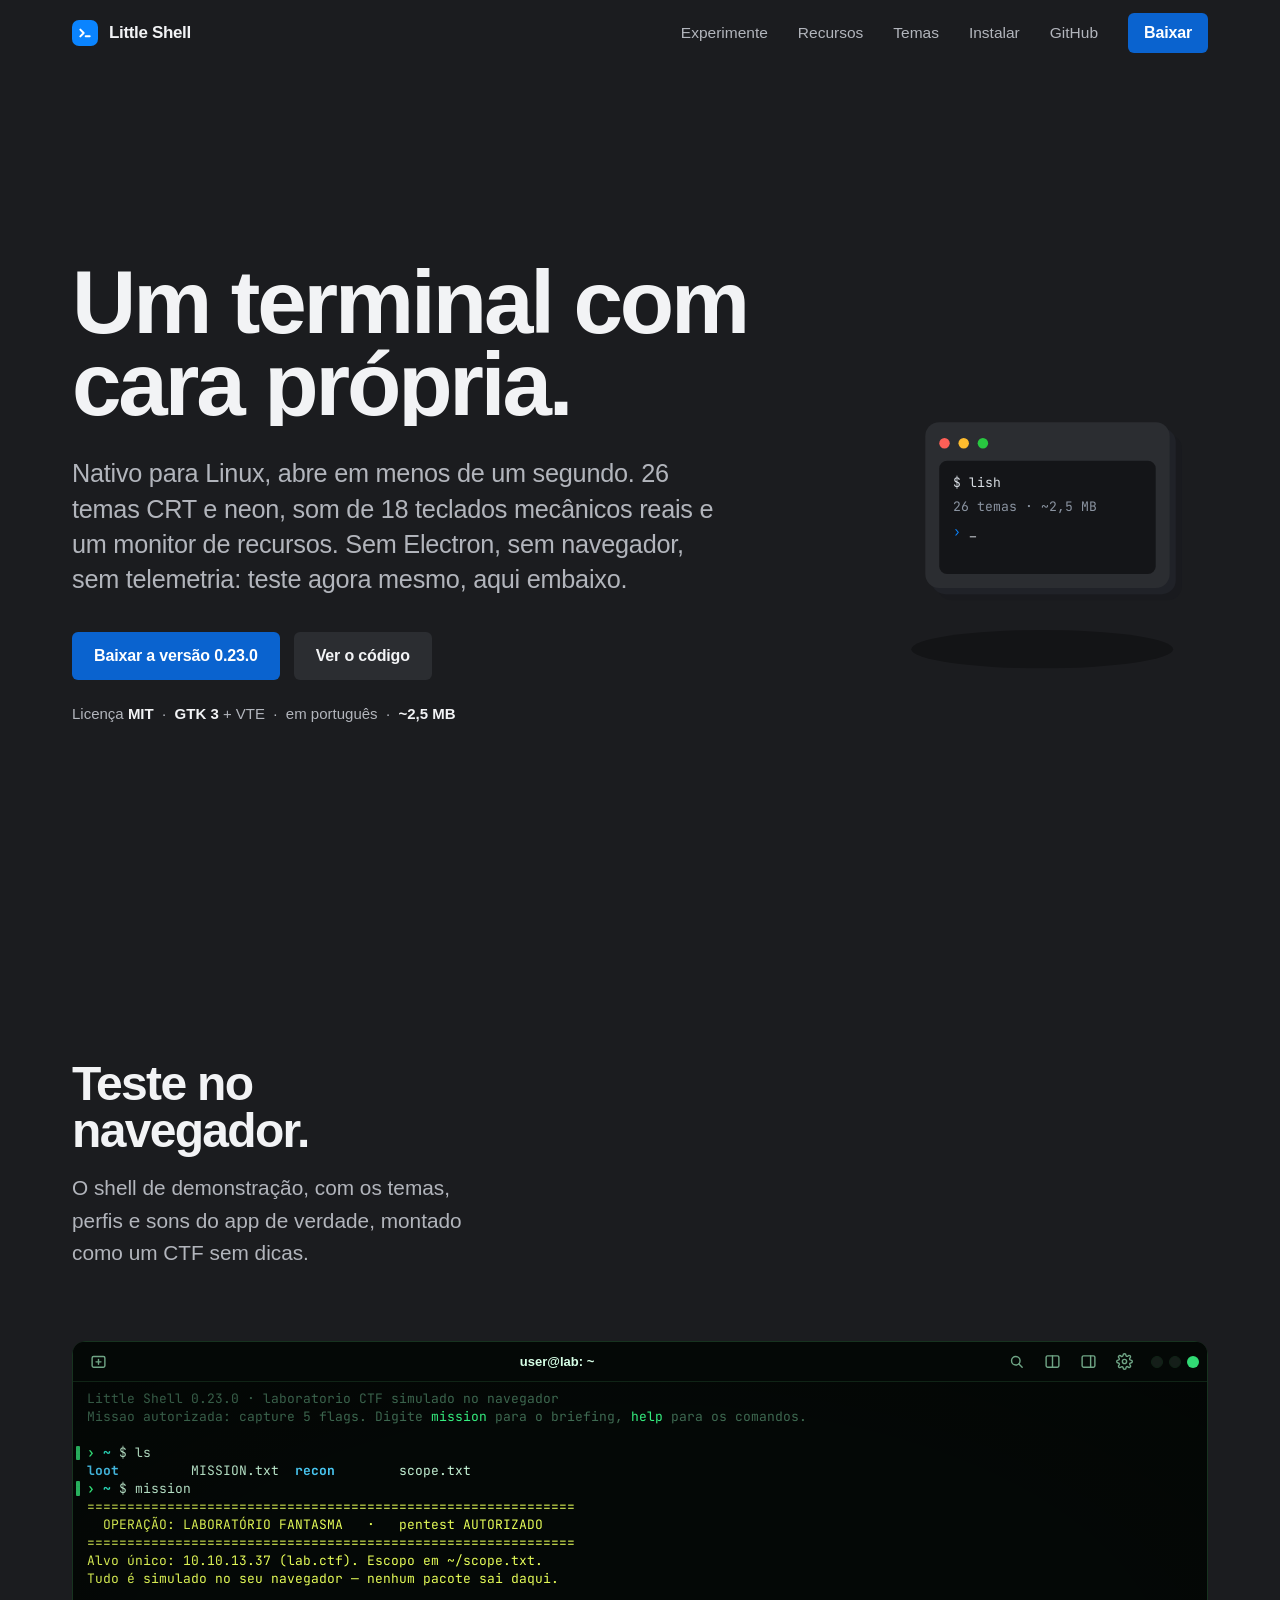
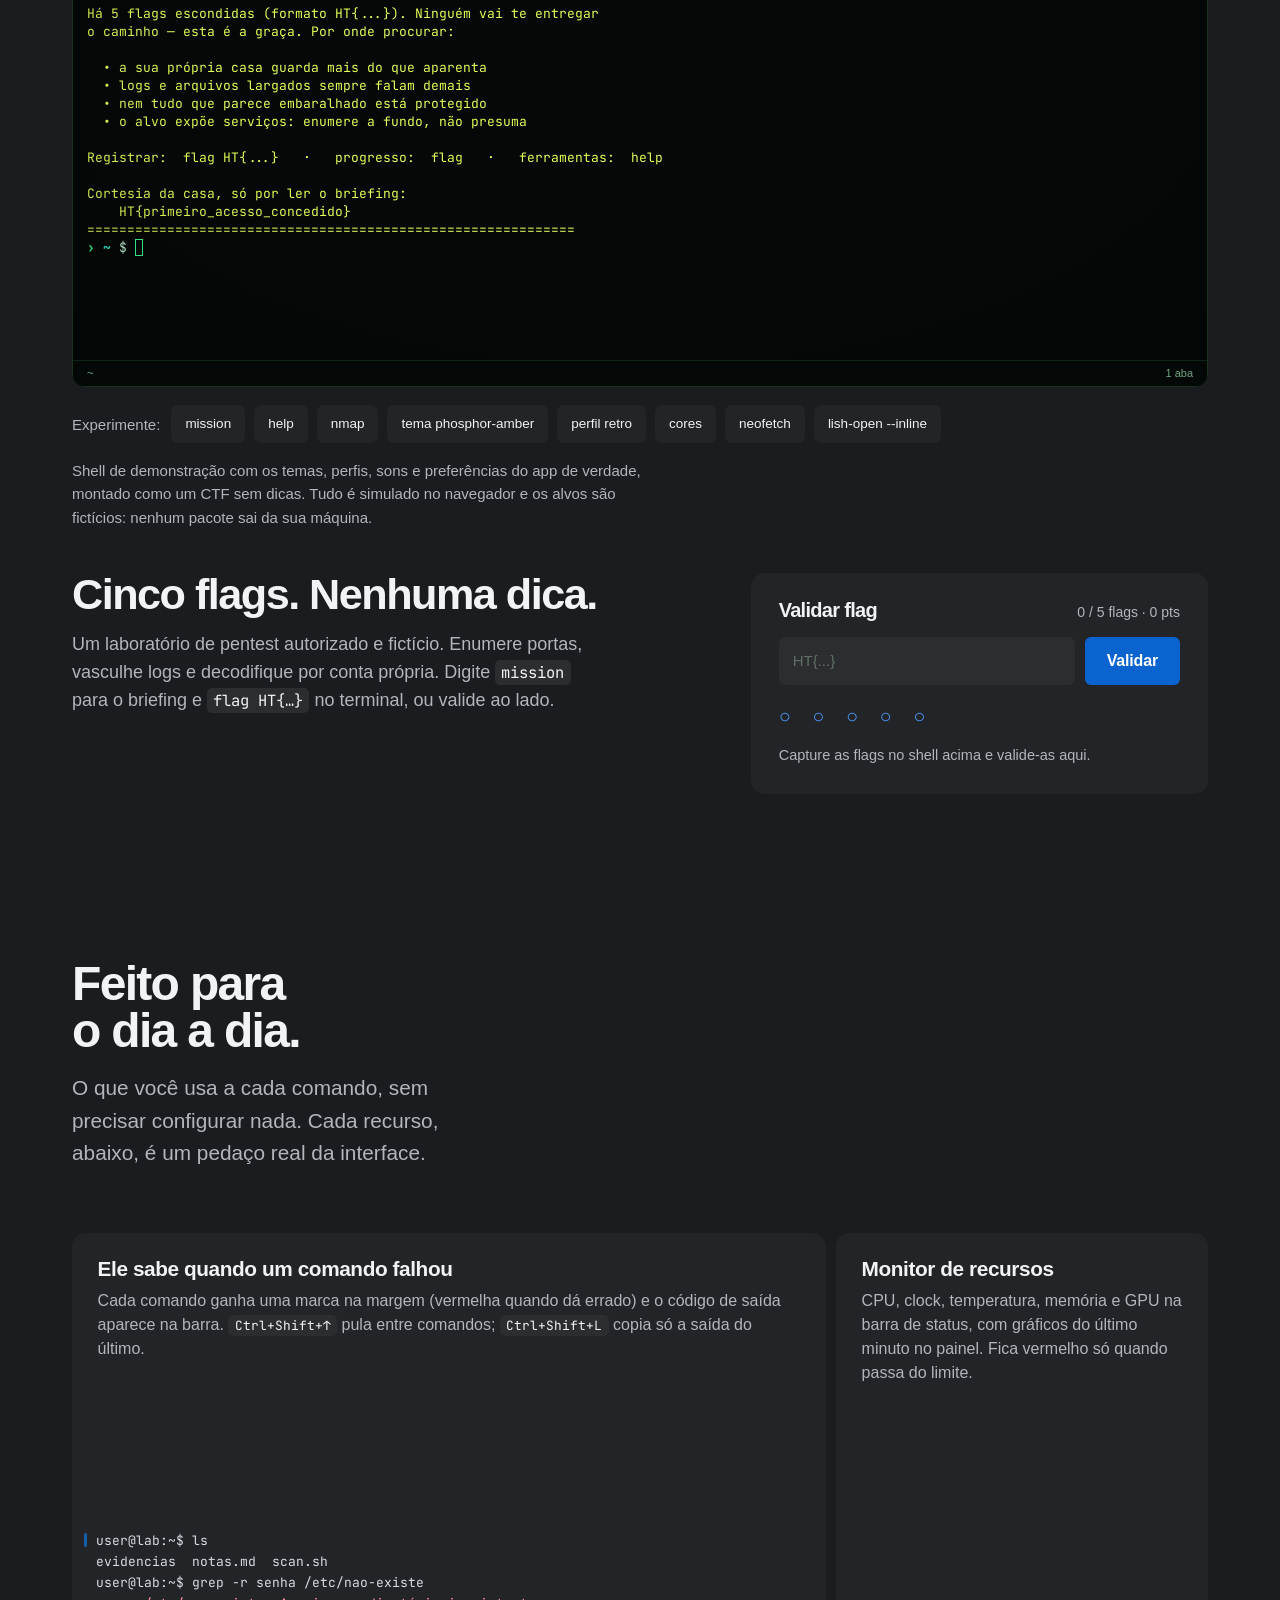
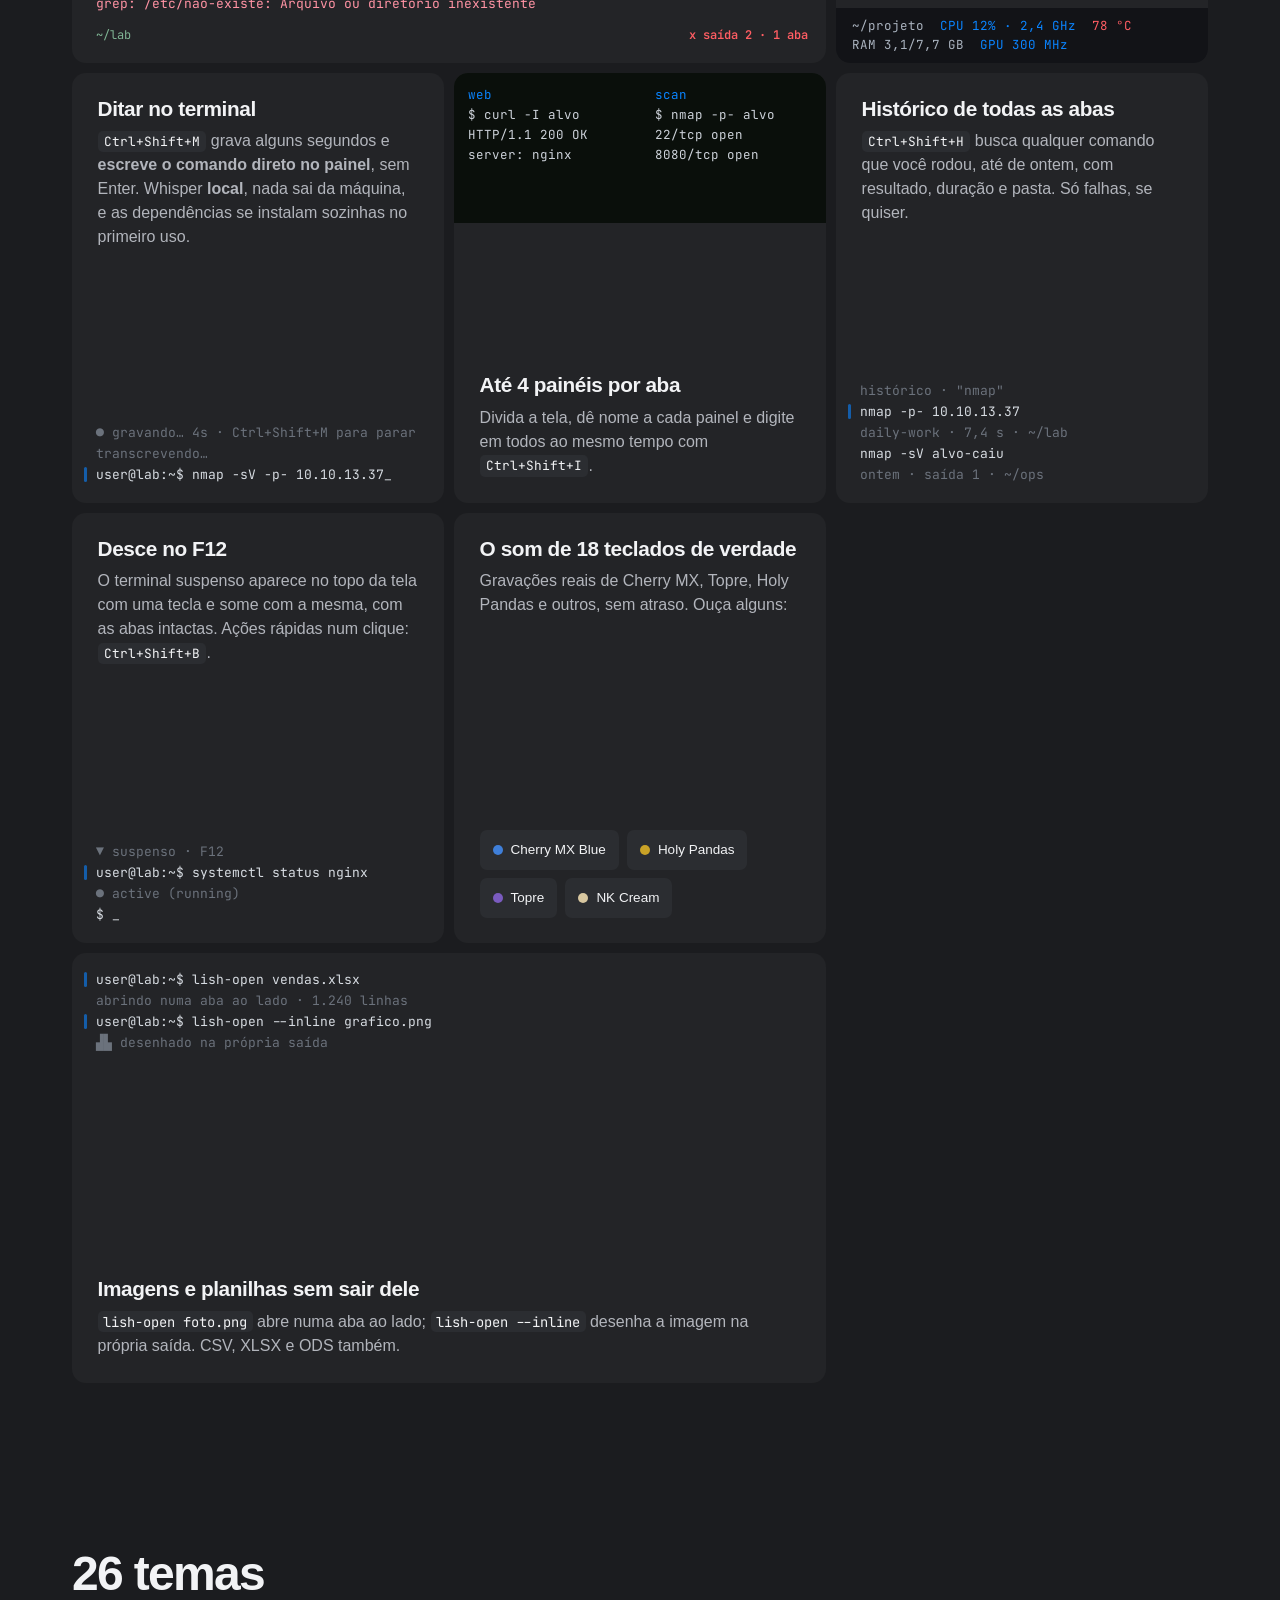
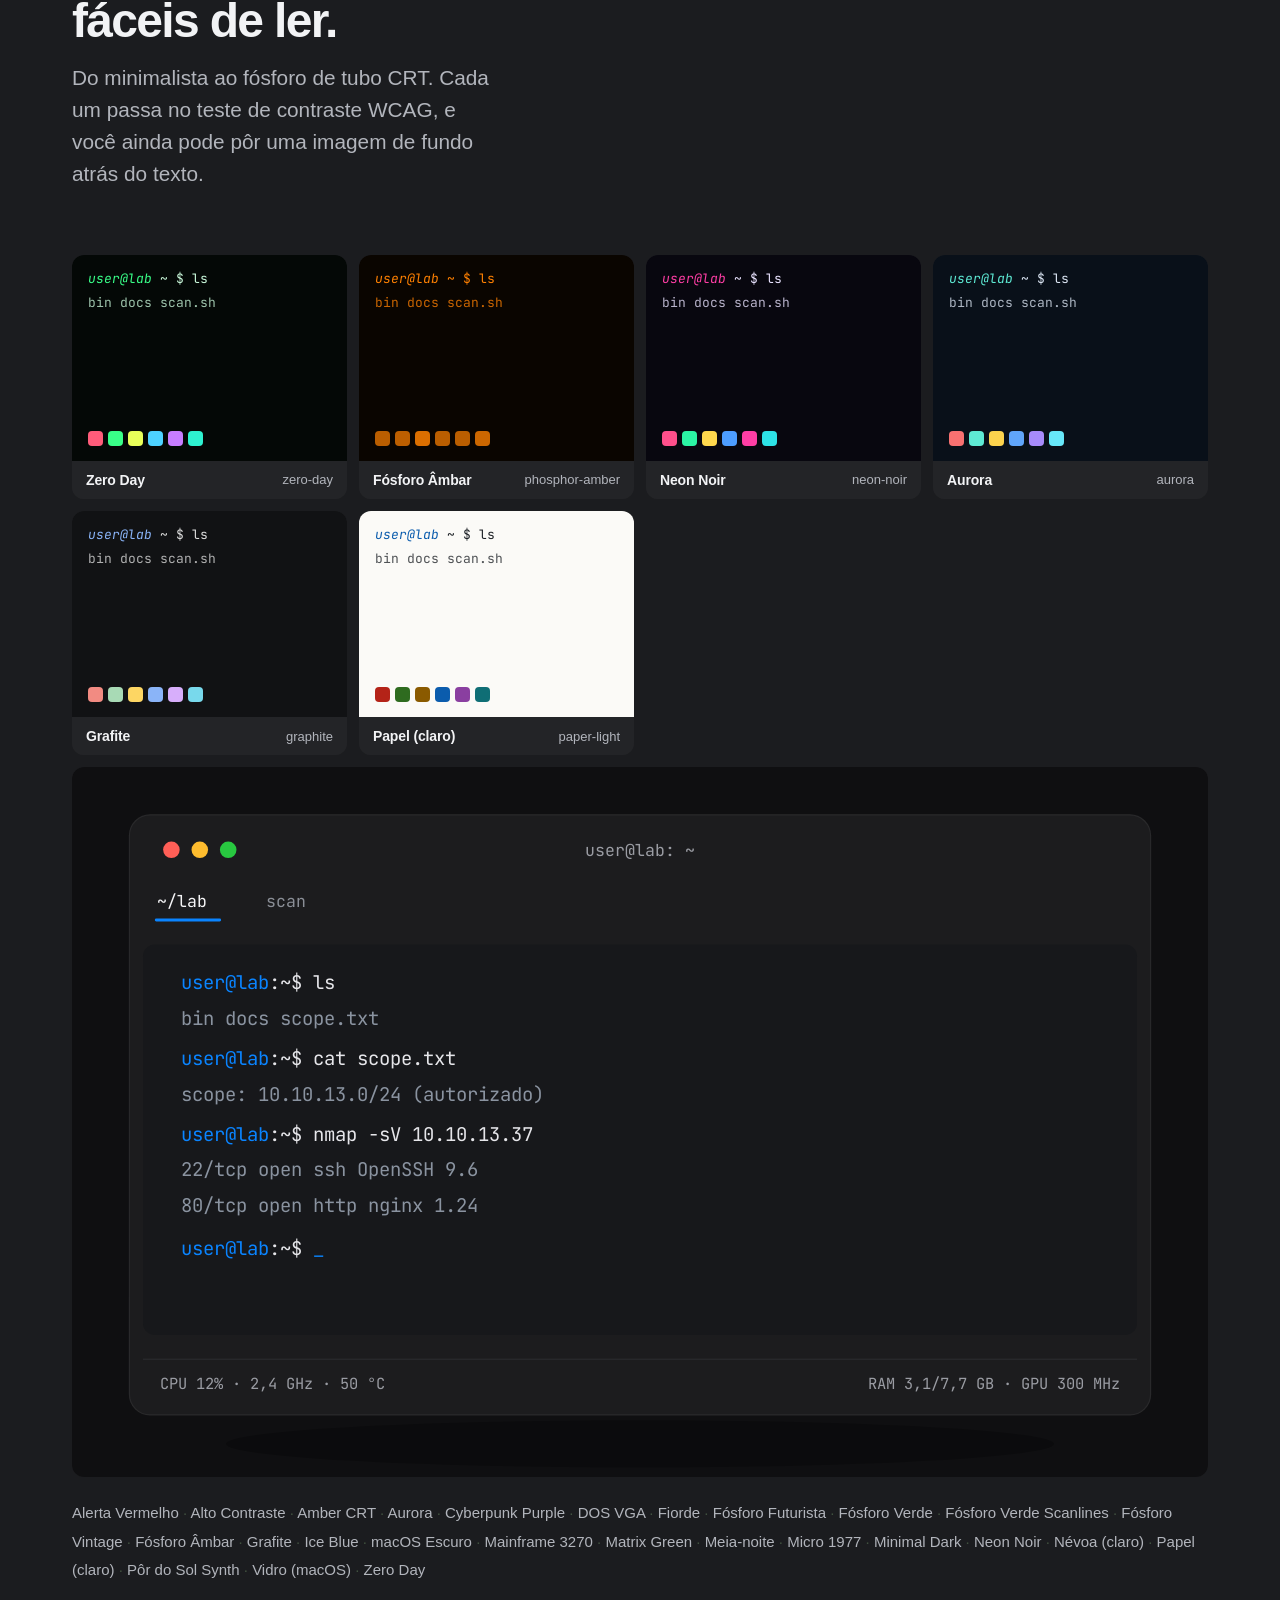
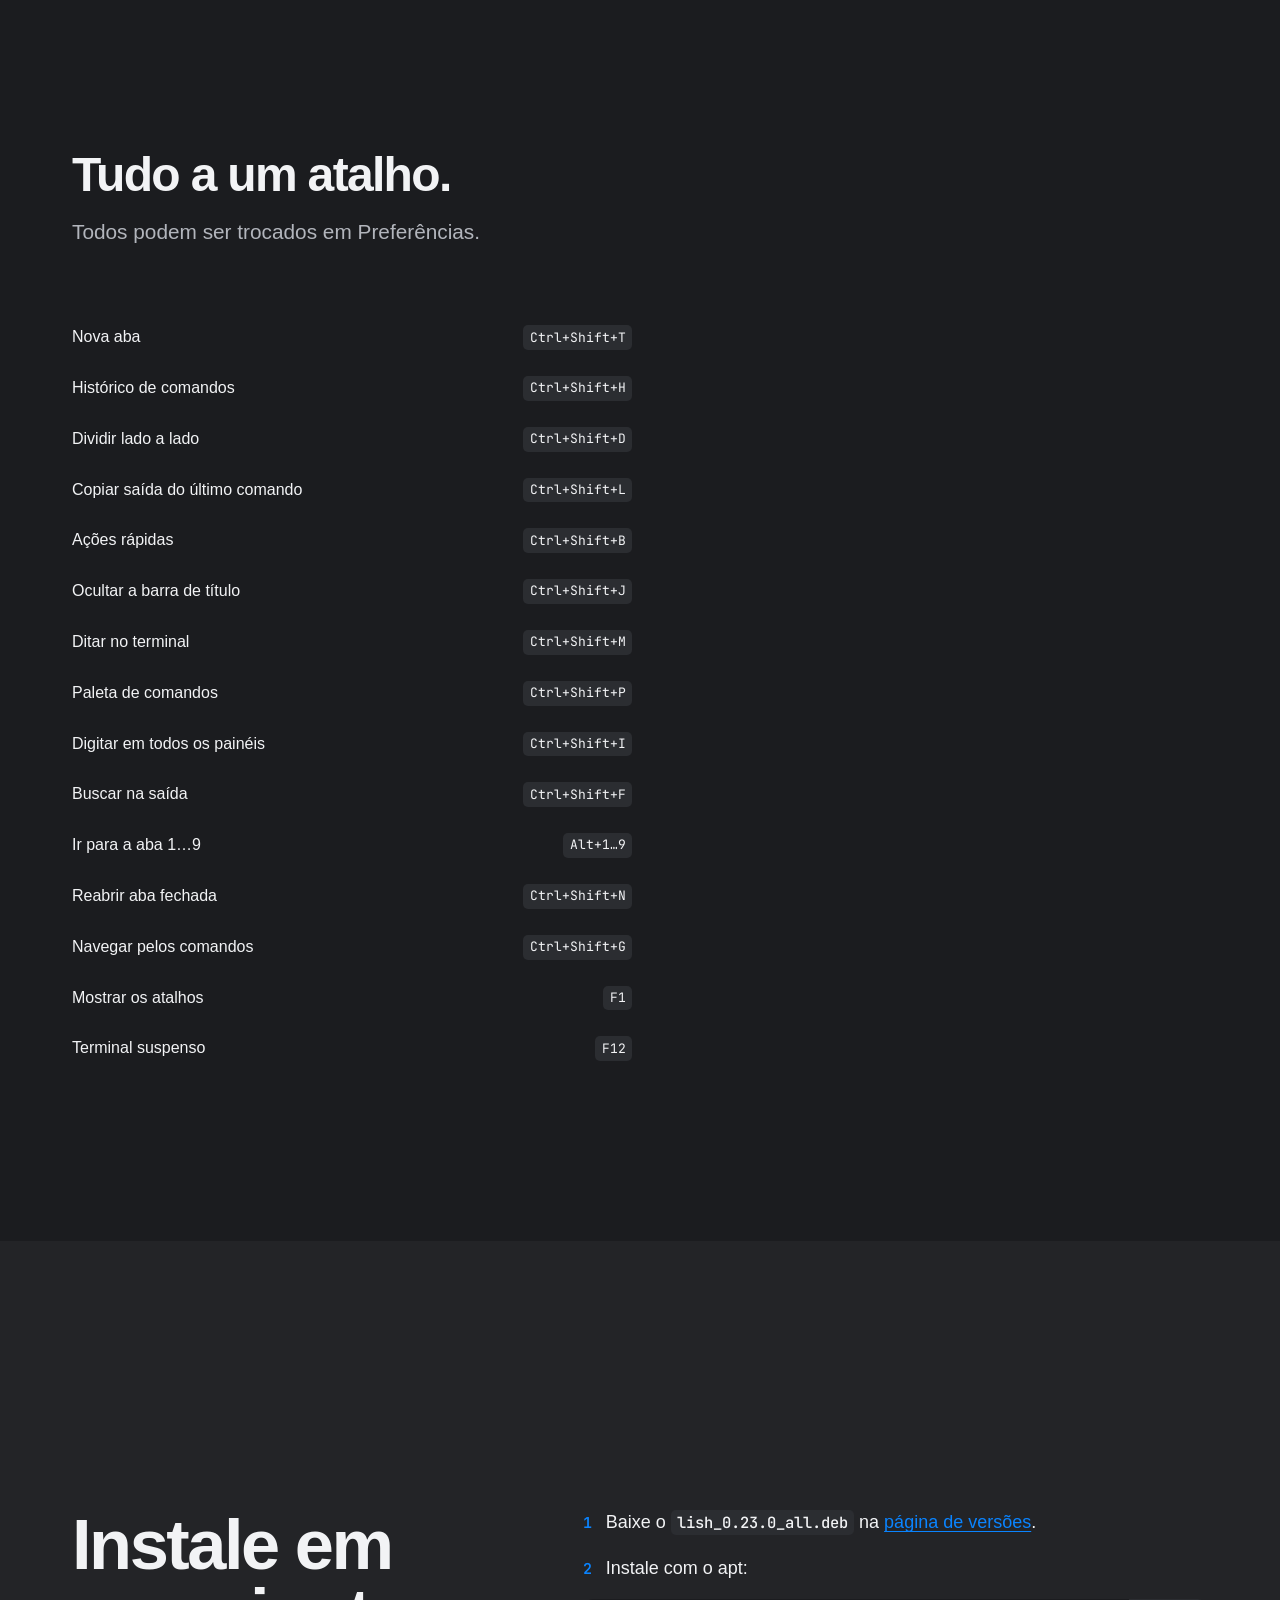
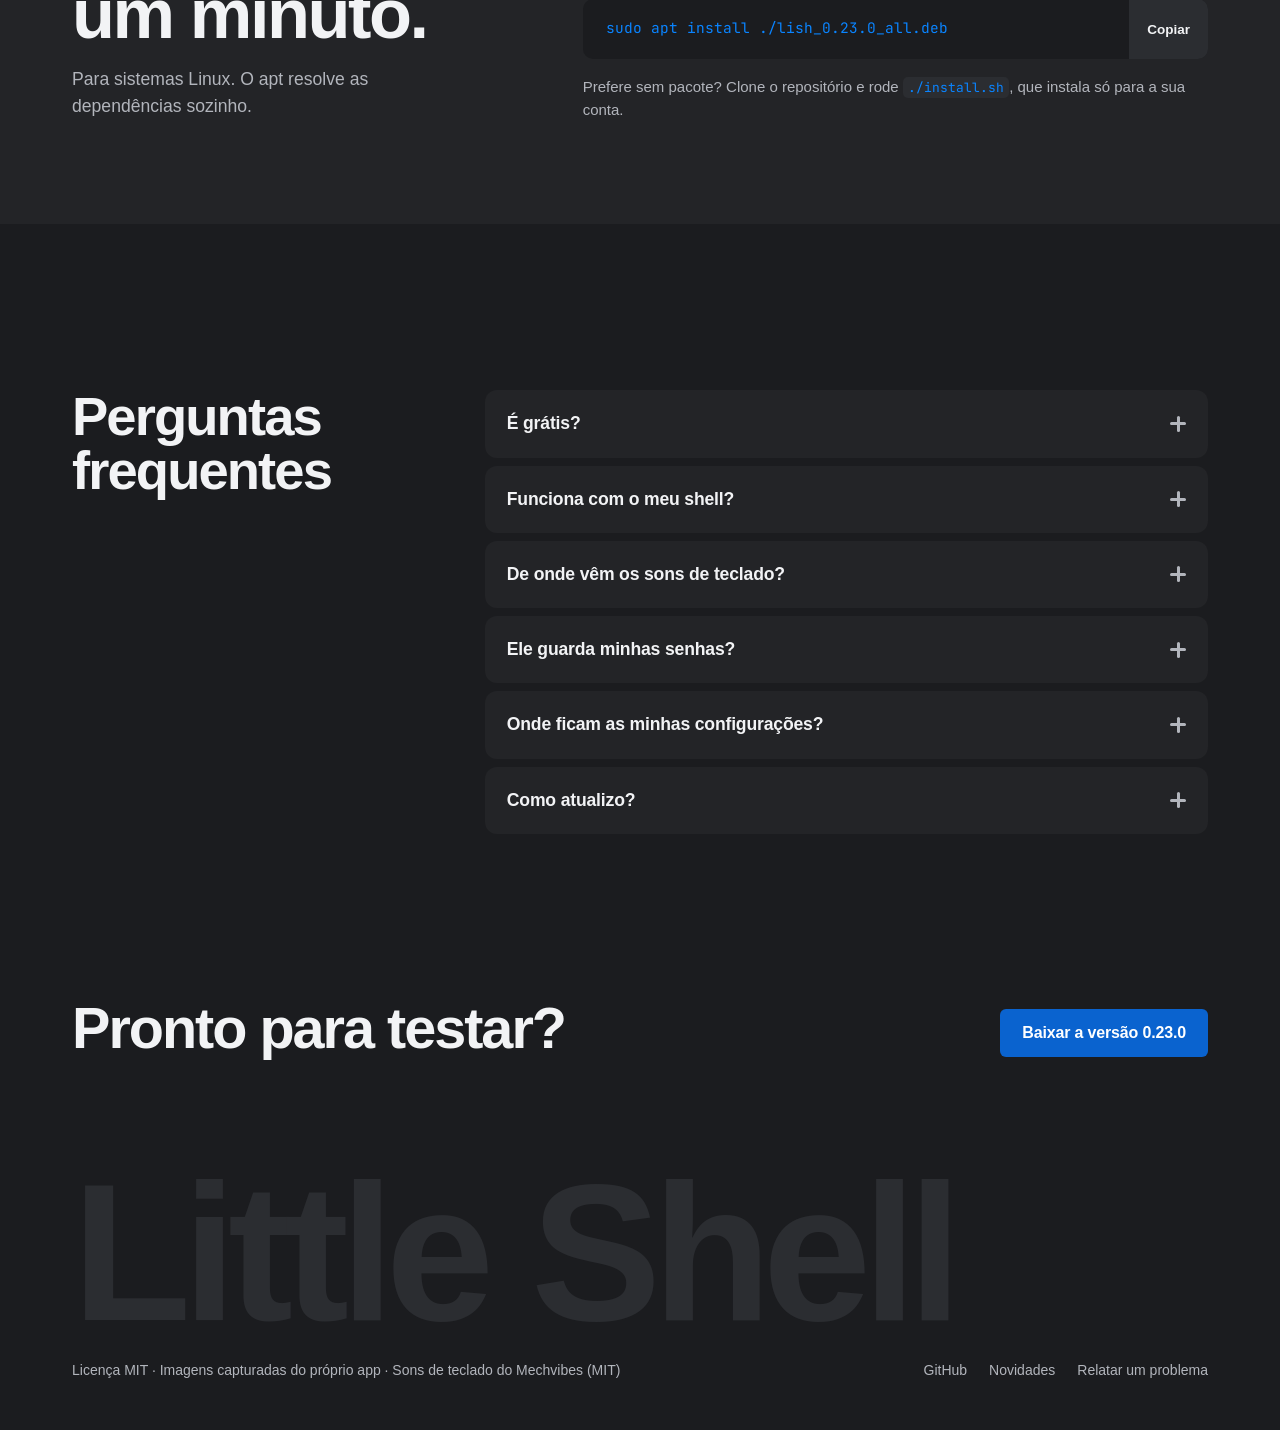
<file: docs/index.html>
<!doctype html>
<html lang="pt-BR">
<head>
<meta charset="utf-8">
<meta name="viewport" content="width=device-width, initial-scale=1, viewport-fit=cover">
<title>Little Shell</title>
<meta name="description" content="Terminal nativo para Linux que abre em menos de um segundo: 26 temas CRT e neon, som de 18 teclados mecânicos reais, monitor de recursos e um laboratório CTF para testar no navegador. Grátis e de código aberto.">
<meta property="og:title" content="Little Shell">
<meta property="og:description" content="Terminal nativo para Linux: 26 temas, som de teclado mecânico, monitor de recursos e um CTF para experimentar no navegador.">
<meta name="theme-color" content="#0a0d0b">
<link rel="icon" href="data:image/svg+xml,%3Csvg xmlns='http://www.w3.org/2000/svg' viewBox='0 0 32 32'%3E%3Crect width='32' height='32' rx='7' fill='%2326282d'/%3E%3Cpath d='M10 10l6 6-6 6' fill='none' stroke='%23f5f5f7' stroke-width='3' stroke-linecap='round' stroke-linejoin='round'/%3E%3Crect x='18' y='20' width='7' height='3' rx='1.5' fill='%230a84ff'/%3E%3C/svg%3E">
<link rel="preconnect" href="https://api.fontshare.com">
<link rel="preconnect" href="https://cdn.fontshare.com" crossorigin>
<link href="https://api.fontshare.com/v2/css?f[]=switzer@400,500,600&display=swap" rel="stylesheet">
<link rel="preconnect" href="https://fonts.googleapis.com">
<link rel="preconnect" href="https://fonts.gstatic.com" crossorigin>
<link href="https://fonts.googleapis.com/css2?family=JetBrains+Mono:wght@400;700&family=IBM+Plex+Mono:wght@400;600&family=VT323&display=swap" rel="stylesheet"><!-- taste-skill-ignore: monospace faces are for the terminal demo (data-ui) and code -->
<link rel="stylesheet" href="demo.css?v=7e43f47a">
<style>
/* The product performs: a dark terminal ground, one phosphor-green accent, and the real
   running terminal as the page's main image. Switzer for everything in the page chrome;
   monospace lives only inside product-UI fragments (marked data-ui). No gradients, no rules,
   no shadows at rest, no cards topped with icons: scale, filled fields and motion instead. */
:root {
  color-scheme: dark;
  --bg: #1b1c1f;          /* soft graphite ground */
  --tile: #232427;        /* one tone step up from the ground */
  --tile-2: #2b2d31;      /* two steps up, for fragments on tiles */
  --ink: #f2f3f5;
  --muted: #b2b5bc;
  --accent: #0a84ff;      /* system blue: on the action and the one live thing */
  --accent-ink: #ffffff;
  --accent-deep: #13233a; /* quiet blue field behind fragments */
  --danger: #ff5d63;
  --sans: "Switzer", "Helvetica Neue", Arial, sans-serif;
  --mono: "JetBrains Mono", "IBM Plex Mono", "DejaVu Sans Mono", monospace; /* taste-skill-ignore: terminal + code only */
  --radius: 14px;
  --gutter-l: max(22px, env(safe-area-inset-left, 0px));
  --gutter-r: max(22px, env(safe-area-inset-right, 0px));
  --maxw: 1180px;
  --ease: cubic-bezier(0.16, 1, 0.3, 1);
}
* { box-sizing: border-box; }
html { -webkit-text-size-adjust: 100%; scroll-behavior: smooth; }
@media (prefers-reduced-motion: reduce) { html { scroll-behavior: auto; } }
body { margin: 0; background: var(--bg); color: var(--ink); font: 400 18px/1.55 var(--sans);
  -webkit-font-smoothing: antialiased; text-rendering: optimizeLegibility; overflow-x: hidden; }
img { max-width: 100%; height: auto; display: block; }
a { color: inherit; text-decoration: none; }
:focus-visible { outline: 2px solid var(--accent); outline-offset: 3px; border-radius: 6px; }
::selection { background: var(--accent); color: var(--accent-ink); }
.container { width: 100%; max-width: var(--maxw); margin: 0 auto; padding-left: var(--gutter-l); padding-right: var(--gutter-r); }
h1, h2, h3 { margin: 0; font-weight: 600; letter-spacing: -0.035em; line-height: 0.98; text-wrap: balance; }
p { margin: 0; }
.muted { color: var(--muted); }
.lead { font-size: clamp(1.15rem, 1.02rem + 0.7vw, 1.6rem); line-height: 1.4; letter-spacing: -0.01em; color: var(--muted); max-width: 46ch; }
/* inside product-UI fragments, monospace and the product's own borders are correct */
[data-ui] { font-family: var(--mono); } /* taste-skill-ignore: product-UI fragments are monospace */
.app-window text, .term-iso text { font-family: var(--mono); } /* taste-skill-ignore: illustrated terminal is monospace */
code { font-family: var(--mono); font-size: 0.86em; background: var(--tile-2); color: var(--ink); padding: 0.12em 0.4em; border-radius: 5px; }
kbd { font-family: var(--mono); font-size: 0.8em; background: var(--tile-2); color: var(--ink); border-radius: 5px; padding: 0.18em 0.5em; white-space: nowrap; }

/* buttons: one shape (6px), one fill (accent) for the primary, filled tile for the secondary */
.btn { display: inline-flex; align-items: center; justify-content: center; gap: 9px; min-height: 48px; padding: 0 22px;
  border: 0; border-radius: 6px; font: 600 16px/1 var(--sans); letter-spacing: -0.01em; cursor: pointer;
  background: #0a63cf; color: var(--accent-ink); transition: transform 140ms var(--ease), filter 140ms; }
.btn:hover { filter: brightness(1.08); transform: translateY(-2px); }
.btn:active { transform: translateY(0) scale(0.98); }
.btn.secondary { background: var(--tile-2); color: var(--ink); }
.btn.secondary:hover { background: #20291c; filter: none; }

/* nav: a plain bar, no glass, no rule; a faint lift appears only once scrolled */
.nav { position: sticky; top: 0; z-index: 20; background: var(--bg); transition: box-shadow 220ms, background 220ms; }
.nav.scrolled { box-shadow: 0 8px 30px -18px rgba(0,0,0,0.6); background: #16171a; } /* taste-skill-ignore: sticky bar may cast a shadow */
.nav-inner { display: flex; align-items: center; justify-content: space-between; gap: 16px; min-height: 66px; }
.brand { display: flex; align-items: center; gap: 11px; font-weight: 600; letter-spacing: -0.02em; font-size: 17px; }
.brand .mark { width: 26px; height: 26px; border-radius: 7px; background: var(--accent); color: var(--accent-ink);
  display: grid; place-items: center; flex: none; }
.brand .mark svg { width: 16px; height: 16px; }
.nav-links { display: flex; align-items: center; gap: 30px; font-size: 15.5px; }
.nav-links a:not(.btn) { color: var(--muted); transition: color 150ms; }
.nav-links a:not(.btn):hover { color: var(--ink); }
.nav-links .btn { min-height: 40px; padding: 0 16px; }

/* ---------- hero: headline, then the product performing ---------- */
.hero { position: relative; min-height: 92svh; display: grid; align-content: center; overflow: hidden; padding-top: clamp(84px, 13vh, 150px); padding-bottom: clamp(48px, 7vw, 96px); }
.hero > .container { position: relative; z-index: 1; }
#three { position: absolute; inset: 0; z-index: 0; pointer-events: none; }
#three canvas { width: 100% !important; height: 100% !important; display: block; }
.hero h1 { font-size: clamp(2.1rem, 0.6rem + 6.2vw, 6.2rem); line-height: 0.92; max-width: 16ch; }
.hero h1 .ln { display: block; overflow: hidden; }
.hero h1 .ln > span { display: block; }
.hero-lead { margin-top: clamp(20px, 2.4vw, 30px); }
.hero-actions { display: flex; flex-wrap: wrap; gap: 14px; margin-top: 34px; }
.hero-meta { margin-top: 22px; font-size: 15px; color: var(--muted); font-variant-numeric: tabular-nums; }
.hero-meta b { color: var(--ink); font-weight: 600; }

/* hero 3D: a flat-shaded isometric terminal, floating — SVG, no WebGL */
.hero-3d { position: absolute; top: 54%; right: clamp(8px, 4vw, 72px); width: clamp(300px, 30vw, 440px);
  transform: translateY(-50%); z-index: 0; pointer-events: none; }
.hero-3d .term-iso { width: 100%; height: auto; display: block; animation: iso-float 6s ease-in-out infinite; }
@keyframes iso-float { 0%, 100% { transform: translateY(0); } 50% { transform: translateY(-14px); } }
@media (prefers-reduced-motion: reduce) { .hero-3d .term-iso { animation: none; } }
@media (max-width: 1000px) { .hero-3d { display: none; } }

/* the terminal stage: the running product, big, on a darker field */
.stage { margin-top: clamp(40px, 6vw, 72px); position: relative; }
.ht-demo { --term-h: clamp(420px, 64vh, 620px); position: relative; min-height: calc(var(--term-h) + 70px);
  border-radius: var(--radius); overflow: hidden; }
.demo-try { display: flex; flex-wrap: wrap; align-items: center; gap: 9px; margin-top: 18px; }
.demo-try .label { font-size: 15px; color: var(--muted); margin-right: 2px; }
.demo-try button { min-height: 38px; padding: 0 14px; border: 0; border-radius: 7px; background: var(--tile);
  color: var(--ink); font: 500 13.5px/1 var(--sans); cursor: pointer; transition: background-color 150ms, transform 120ms, color 150ms; }
.demo-try button:hover { background: var(--tile-2); color: var(--accent); }
.demo-try button:active { transform: scale(0.97); }
.demo-note { margin-top: 16px; font-size: 15px; color: var(--muted); max-width: 70ch; }

/* ---------- the CTF: the one live thing ---------- */
.ctf { margin-top: clamp(28px, 4vw, 44px); display: grid; grid-template-columns: minmax(0, 7fr) minmax(0, 5fr);
  gap: clamp(20px, 3vw, 40px); align-items: start; }
.ctf-copy h2 { font-size: clamp(1.8rem, 1.2rem + 2vw, 2.7rem); }
.ctf-copy p { margin-top: 16px; color: var(--muted); max-width: 52ch; }
.ctf-flags { background: var(--tile); border-radius: var(--radius); padding: clamp(20px, 2.4vw, 28px); }
.ctf-flags.ctf-done { background: var(--accent-deep); }
.ctf-head { display: flex; align-items: baseline; justify-content: space-between; gap: 12px; }
.ctf-head h3 { font-size: 1.25rem; }
.ctf-count { font: 500 14px/1 var(--sans); color: var(--muted); white-space: nowrap; font-variant-numeric: tabular-nums; }
.ctf-row { display: flex; gap: 10px; margin-top: 16px; }
.ctf-row input { flex: 1; min-width: 0; min-height: 48px; padding: 0 14px; border: 0; border-radius: 7px;
  background: var(--tile-2); color: var(--ink); font: 500 15px/1 var(--sans); }
.ctf-row input::placeholder { color: #5f6f63; }
.ctf-row input:focus { outline: 2px solid var(--accent); outline-offset: 0; }
.ctf-row .btn { min-height: 48px; }
.ctf-dots { margin-top: 16px; font-size: 20px; letter-spacing: 8px; color: #4a9dff; }
.ctf-msg { margin-top: 12px; font-size: 14.5px; color: var(--muted); }
.ctf-msg.ok { color: var(--accent); }
.ctf-msg.err { color: var(--danger); }

/* ---------- sections ---------- */
section { padding-top: clamp(96px, 13vw, 168px); }
.head { max-width: 42ch; margin-bottom: clamp(44px, 5vw, 64px); }
.head h2 { font-size: clamp(1.9rem, 1.3rem + 2.3vw, 3rem); }
.head p { margin-top: 18px; color: var(--muted); font-size: clamp(1.05rem, 1rem + 0.4vw, 1.3rem); max-width: 48ch; }

/* features: staggered fragment cells, filled, no icons */
.cells { display: grid; grid-template-columns: repeat(3, minmax(0, 1fr)); gap: 10px; }
.cell { background: var(--tile); border-radius: var(--radius); overflow: hidden; display: flex; flex-direction: column;
  min-height: 430px; transition: transform 240ms var(--ease), background 240ms; }
.cell:hover { transform: translateY(-4px); background: #151b12; }
.cell .txt { padding: clamp(20px, 2vw, 26px); }
.cell h3 { font-size: 1.3rem; letter-spacing: -0.02em; }
.cell .txt p { margin-top: 10px; color: var(--muted); font-size: 16px; line-height: 1.5; }
.cell .frag { margin-top: auto; }
.cell.wide { grid-column: span 2; }
.cell.tall { grid-row: span 2; min-height: 0; }
.cell.flip { flex-direction: column-reverse; }
.cell.flip .frag { margin-top: 0; margin-bottom: auto; }

/* product-UI fragments inside cells (data-ui) */
.term { background: #04070500; color: #d7dce2; font: 13px/1.62 var(--mono); padding: 16px 18px 18px 24px; position: relative; }
.term p { white-space: pre-wrap; overflow-wrap: anywhere; position: relative; margin: 0; }
.term .mk::before { content: ""; position: absolute; left: -12px; top: 0.25em; bottom: 0.25em; width: 3px; border-radius: 2px; background: var(--accent); opacity: 0.6; }
.term .bad::before { background: var(--danger); opacity: 1; }
.term .err { color: #ff93a4; }
.term .dim { color: #8a93a0; }
.term .bar { margin-top: 12px; display: flex; justify-content: space-between; gap: 10px; color: #7fb594; font-size: 12px; }
.term .bar b { color: var(--danger); font-weight: 600; }
.term .bar .hot { color: var(--accent); }
/* a status-bar-only fragment (resource monitor) */
.statusbar { background: #121317; color: #aab3bf; font: 12.5px/1 var(--mono); padding: 12px 16px; display: flex;
  flex-wrap: wrap; gap: 6px 16px; align-items: center; }
.statusbar .hot { color: var(--danger); }
.statusbar .g { color: var(--accent); }
/* split-pane edge */
.split { display: grid; grid-template-columns: 1fr 1fr; gap: 2px; background: #0a0f0b; min-height: 150px; }
.split .pane { background: #04070500; padding: 12px 14px; font: 12.5px/1.6 var(--mono); color: #cdd2da; }
.split .pane .nm { color: var(--accent); }
/* sound control */
.switches { display: flex; flex-wrap: wrap; gap: 8px; padding: clamp(20px, 2vw, 26px); padding-top: 0; }
.switch { display: inline-flex; align-items: center; gap: 8px; min-height: 40px; padding: 0 13px; border: 0;
  border-radius: 7px; background: var(--tile-2); color: var(--ink); font: 500 13.5px/1 var(--sans); cursor: pointer;
  transition: background-color 150ms, transform 120ms; }
.switch:hover { background: #20291c; }
.switch:active { transform: scale(0.97); }
.switch i { width: 10px; height: 10px; border-radius: 50%; flex: none; }
.switch[aria-pressed="true"] { background: var(--accent); color: var(--accent-ink); }
.frag img { width: 100%; display: block; }

/* gallery: theme tiles with label strips */
.themes-grid { display: grid; grid-template-columns: repeat(4, minmax(0, 1fr)); gap: 12px; }
.theme-tile { border-radius: 12px; overflow: hidden; background: var(--tile); transition: transform 220ms var(--ease); }
.theme-tile:hover { transform: translateY(-4px); }
.theme-tile .face { aspect-ratio: 4 / 3; padding: 15px 16px; display: flex; flex-direction: column; gap: 6px; }
.theme-tile .face span { font: 13px/1.4 var(--mono); }
.theme-tile .face .l2 { opacity: 0.78; }
.theme-tile .face .pal { margin-top: auto; display: flex; gap: 5px; }
.theme-tile .face .pal i { width: 15px; height: 15px; border-radius: 4px; display: block; }
.theme-tile .strip { padding: 12px 14px; background: var(--tile); display: flex; align-items: center; justify-content: space-between; gap: 10px; }
.theme-tile .strip b { font: 600 14px/1 var(--sans); letter-spacing: -0.01em; }
.theme-tile .strip span { font: 500 13px/1 var(--sans); color: var(--muted); }
.theme-shot { grid-column: span 2; border-radius: 12px; overflow: hidden; background: var(--tile); }
.theme-wide { grid-column: span 4; border-radius: 12px; overflow: hidden; background: var(--tile); }
.theme-list { margin-top: 22px; font-size: 15px; color: var(--muted); line-height: 1.9; }
.theme-list span:not(:last-child)::after { content: "   ·   "; color: #40513f; }

/* shortcuts: two-ended rows, a narrow column */
.rows { max-width: 560px; }
.row { display: flex; align-items: center; justify-content: space-between; gap: 20px; padding: 13px 0; }
.row span { font-size: 16px; }
.row kbd { font-size: 13px; }

/* install: the first step, already open, a full-bleed accent band */
.install { margin-top: clamp(96px, 13vw, 168px); background: var(--tile); }
.install .inner { display: grid; grid-template-columns: minmax(0, 5fr) minmax(0, 7fr); gap: clamp(28px, 5vw, 72px);
  align-items: center; padding-top: clamp(64px, 8vw, 112px); padding-bottom: clamp(64px, 8vw, 112px); }
.install h2 { font-size: clamp(2.2rem, 1.3rem + 4.4vw, 4.4rem); color: var(--ink); max-width: 14ch; }
.install .sub { margin-top: 18px; color: var(--muted); font-size: 1.1rem; max-width: 40ch; }
.install .steps { display: grid; gap: 18px; }
.install .steps .st { display: flex; gap: 14px; align-items: baseline; }
.install .steps .st .n { font: 600 15px/1.4 var(--mono); color: var(--accent); flex: none; }
.install .steps .st p { color: var(--ink); font-weight: 500; }
.install .steps .st a { color: var(--accent); text-decoration: underline; text-underline-offset: 3px; }
.code { display: flex; align-items: stretch; background: var(--bg); border-radius: 10px; overflow: hidden; }
.code pre { margin: 0; padding: 16px 18px; overflow-x: auto; flex: 1; min-width: 0; }
.code code { background: none; color: var(--accent); font-size: 14.5px; line-height: 1.5; }
.code button { border: 0; background: var(--tile-2); color: var(--ink); padding: 0 18px; font: 600 13.5px var(--sans); cursor: pointer; transition: background 150ms; }
.code button:hover { background: #343640; }
.install .alt { margin-top: 16px; color: var(--muted); font-size: 15px; }
.install .alt code { background: var(--tile-2); color: var(--accent); }

/* faq: accordion of filled tiles */
.faq { display: grid; grid-template-columns: minmax(0, 4fr) minmax(0, 8fr); gap: clamp(28px, 4vw, 56px); align-items: start; }
.faq-head { position: sticky; top: 96px; }
.faq-head h2 { font-size: clamp(2rem, 1.3rem + 3vw, 3.4rem); }
.faq-list { display: grid; gap: 8px; }
.faq details { background: var(--tile); border-radius: 12px; overflow: hidden; }
.faq summary { list-style: none; cursor: pointer; display: flex; justify-content: space-between; align-items: center; gap: 16px;
  padding: 20px 22px; font-weight: 600; font-size: 1.1rem; letter-spacing: -0.01em; }
.faq summary::-webkit-details-marker { display: none; }
.faq summary .pm { position: relative; width: 16px; height: 16px; flex: none; }
.faq summary .pm::before, .faq summary .pm::after { content: ""; position: absolute; background: var(--muted); border-radius: 2px; transition: transform 200ms, background 200ms; }
.faq summary .pm::before { left: 0; right: 0; top: 6.5px; height: 3px; }
.faq summary .pm::after { top: 0; bottom: 0; left: 6.5px; width: 3px; }
.faq details[open] { background: var(--tile-2); color: var(--ink); }
.faq details[open] summary .pm::before { background: var(--accent); }
.faq details[open] summary .pm::after { background: var(--accent); transform: scaleY(0); }
.faq details p { padding: 0 22px 22px; max-width: 58ch; line-height: 1.55; }
.faq details:not([open]) p { color: var(--muted); }
.faq details[open] p { color: var(--ink); }
.faq details a { text-decoration: underline; text-underline-offset: 3px; }

/* footer: the name returns at full width */
footer { padding-top: clamp(96px, 13vw, 168px); padding-bottom: 48px; }
.foot-cta { display: flex; flex-wrap: wrap; align-items: end; justify-content: space-between; gap: 28px; }
.foot-cta h2 { font-size: clamp(2rem, 1.3rem + 3vw, 3.6rem); max-width: 16ch; }
.wordmark { margin-top: clamp(56px, 9vw, 120px); font-weight: 600; letter-spacing: -0.045em; line-height: 0.82;
  font-size: clamp(3.4rem, 1rem + 14vw, 13rem); color: var(--tile-2); user-select: none; }
.foot-meta { display: flex; flex-wrap: wrap; justify-content: space-between; gap: 14px 24px; margin-top: 28px; font-size: 14px; color: var(--muted); }
.foot-meta nav { display: flex; flex-wrap: wrap; gap: 22px; }
.foot-meta a:hover { color: var(--ink); }

/* ---------- motion ---------- */
@media (prefers-reduced-motion: no-preference) {
  .reveal.pending { opacity: 0; transform: translateY(22px); }
  .reveal { transition: opacity 640ms var(--ease), transform 640ms var(--ease); transition-delay: calc(var(--i, 0) * 70ms); }
  .hero h1 .ln > span { transform: translateY(104%); animation: rise 900ms var(--ease) forwards; }
  .hero h1 .ln:nth-child(2) > span { animation-delay: 110ms; }
  @keyframes rise { to { transform: translateY(0); } }
}

/* ---------- responsive ---------- */
@media (max-width: 980px) {
  .cells { grid-template-columns: repeat(2, minmax(0, 1fr)); }
  .cell.wide { grid-column: span 2; }
  .cell.tall { grid-row: auto; }
  .themes-grid { grid-template-columns: repeat(2, minmax(0, 1fr)); }
  .theme-wide { grid-column: span 2; }
  .ctf { grid-template-columns: 1fr; }
  .install .inner { grid-template-columns: 1fr; }
  .faq { grid-template-columns: 1fr; }
  .faq-head { position: static; }
}
@media (max-width: 620px) {
  body { font-size: 16.5px; }
  .nav-links a:not(.btn) { display: none; }
  .cells { grid-template-columns: 1fr; }
  .cell.wide { grid-column: auto; }
  .cell { min-height: 0; }
  .themes-grid { grid-template-columns: 1fr; }
  .theme-wide { grid-column: auto; }
  .hero-actions .btn { flex: 1 1 auto; }
}

/* cyber layer removed — Little Shell is calm graphite: no neon, CRT or WebGL. */
</style>
</head>
<body>
<header class="nav" id="nav">
  <div class="container nav-inner">
    <a class="brand" href="#top">
      <span class="mark" aria-hidden="true"><svg viewBox="0 0 24 24" fill="none" stroke="currentColor" stroke-width="3" stroke-linecap="round" stroke-linejoin="round"><path d="M5 7l5 5-5 5"/><path d="M13 17h6"/></svg></span>
      Little Shell
    </a>
    <nav class="nav-links" aria-label="Principal">
      <a href="#experimente">Experimente</a>
      <a href="#recursos">Recursos</a>
      <a href="#temas">Temas</a>
      <a href="#instalar">Instalar</a>
      <a href="https://github.com/Hiagolim11/lish">GitHub</a>
      <a class="btn" href="https://github.com/Hiagolim11/lish/releases/latest">Baixar</a>
    </nav>
  </div>
</header>

<main id="top">
  <section class="hero" aria-labelledby="hero-title">
    <div class="container">
      <h1 id="hero-title"><span class="ln"><span>Um terminal com</span></span><span class="ln"><span>cara própria.</span></span></h1>
      <p class="lead hero-lead reveal">Nativo para Linux, abre em menos de um segundo. 26 temas CRT e neon, som de 18 teclados mecânicos reais e um monitor de recursos. Sem Electron, sem navegador, sem telemetria: teste agora mesmo, aqui embaixo.</p>
      <div class="hero-actions reveal">
        <a class="btn" href="https://github.com/Hiagolim11/lish/releases/latest">Baixar a versão 0.23.0</a>
        <a class="btn secondary" href="https://github.com/Hiagolim11/lish">Ver o código</a>
      </div>
      <p class="hero-meta reveal">Licença <b>MIT</b> &nbsp;·&nbsp; <b>GTK 3</b> + VTE &nbsp;·&nbsp; em português &nbsp;·&nbsp; <b>~2,5 MB</b></p>
    </div>
    <div class="hero-3d" aria-hidden="true">
      <svg class="term-iso" viewBox="0 0 440 400" role="img" aria-label="Ilustração 3D do terminal Little Shell">
        <ellipse cx="226" cy="356" rx="150" ry="22" fill="#000000" opacity="0.30"/>
        <rect x="106" y="110" width="280" height="190" rx="16" fill="#191a1e"/>
        <rect x="99" y="103" width="280" height="190" rx="16" fill="#202228"/>
        <rect x="92" y="96" width="280" height="190" rx="16" fill="#2b2d31"/>
        <circle cx="114" cy="120" r="6" fill="#ff5f57"/>
        <circle cx="136" cy="120" r="6" fill="#febc2e"/>
        <circle cx="158" cy="120" r="6" fill="#28c840"/>
        <rect x="108" y="140" width="248" height="130" rx="9" fill="#141518"/>
        <text x="124" y="170" font-size="15" fill="#d7dce2">$ lish</text>
        <text x="124" y="198" font-size="15" fill="#8a93a0">26 temas · ~2,5 MB</text>
        <text x="124" y="226" font-size="15" fill="#0a84ff">›<tspan fill="#d7dce2"> _</tspan></text>
      </svg>
    </div>
  </section>

  <section class="showcase" id="experimente" aria-labelledby="exp-title">
    <div class="container">
      <div class="head reveal">
        <h2 id="exp-title">Teste no navegador.</h2>
        <p>O shell de demonstração, com os temas, perfis e sons do app de verdade, montado como um CTF sem dicas.</p>
      </div>
      <div class="stage reveal">
        <div class="ht-demo" id="demo" data-ui data-version="0.23.0">
        </div>
      </div>
      <div class="demo-try reveal" id="demo-try" aria-label="Comandos para experimentar">
        <span class="label">Experimente:</span>
        <button type="button" data-run="mission">mission</button>
        <button type="button" data-run="help">help</button>
        <button type="button" data-run="nmap 10.10.13.37">nmap</button>
        <button type="button" data-run="tema phosphor-amber">tema phosphor-amber</button>
        <button type="button" data-run="perfil retro">perfil retro</button>
        <button type="button" data-run="cores">cores</button>
        <button type="button" data-run="neofetch">neofetch</button>
        <button type="button" data-run="lish-open --inline loot/captura.png">lish-open --inline</button>
      </div>
      <p class="demo-note reveal">Shell de demonstração com os temas, perfis, sons e preferências do app de verdade, montado como um CTF sem dicas. Tudo é simulado no navegador e os alvos são fictícios: nenhum pacote sai da sua máquina.</p>

      <div class="ctf reveal">
        <div class="ctf-copy">
          <h2>Cinco flags. Nenhuma dica.</h2>
          <p>Um laboratório de pentest autorizado e fictício. Enumere portas, vasculhe logs e decodifique por conta própria. Digite <code>mission</code> para o briefing e <code>flag HT{…}</code> no terminal, ou valide ao lado.</p>
        </div>
        <form class="ctf-flags" id="ctf-submit" autocomplete="off">
          <div class="ctf-head">
            <h3>Validar flag</h3>
            <span class="ctf-count" id="ctf-count">0 / 5 flags · 0 pts</span>
          </div>
          <div class="ctf-row">
            <input id="ctf-flag" type="text" spellcheck="false" placeholder="HT{...}" aria-label="Cole uma flag no formato HT seguido de chaves">
            <button class="btn" type="submit">Validar</button>
          </div>
          <div class="ctf-dots" id="ctf-dots" aria-hidden="true">○ ○ ○ ○ ○</div>
          <p class="ctf-msg" id="ctf-msg" role="status" aria-live="polite">Capture as flags no shell acima e valide-as aqui.</p>
        </form>
      </div>
    </div>
  </section>

  <section id="recursos" aria-labelledby="recursos-title">
    <div class="container">
      <div class="head reveal">
        <h2 id="recursos-title">Feito para o dia a dia.</h2>
        <p>O que você usa a cada comando, sem precisar configurar nada. Cada recurso, abaixo, é um pedaço real da interface.</p>
      </div>
      <div class="cells">
        <article class="cell wide reveal">
          <div class="txt">
            <h3>Ele sabe quando um comando falhou</h3>
            <p>Cada comando ganha uma marca na margem (vermelha quando dá errado) e o código de saída aparece na barra. <kbd>Ctrl+Shift+↑</kbd> pula entre comandos; <kbd>Ctrl+Shift+L</kbd> copia só a saída do último.</p>
          </div>
          <div class="frag term" data-ui aria-label="Um grep que falha ganha a marca vermelha">
            <p class="mk">user@lab:~$ ls</p>
            <p>evidencias  notas.md  scan.sh</p>
            <p class="bad">user@lab:~$ grep -r senha /etc/nao-existe</p>
            <p class="err">grep: /etc/nao-existe: Arquivo ou diretório inexistente</p>
            <div class="bar"><span>~/lab</span><b>x saída 2 · 1 aba</b></div>
          </div>
        </article>
        <article class="cell reveal">
          <div class="txt">
            <h3>Monitor de recursos</h3>
            <p>CPU, clock, temperatura, memória e GPU na barra de status, com gráficos do último minuto no painel. Fica vermelho só quando passa do limite.</p>
          </div>
          <div class="frag statusbar" data-ui aria-label="Barra de status com o monitor de recursos">
            <span>~/projeto</span>
            <span class="g">CPU 12% · 2,4 GHz</span>
            <span class="hot">78 °C</span>
            <span>RAM 3,1/7,7 GB</span>
            <span class="g">GPU 300 MHz</span>
          </div>
        </article>
        <article class="cell reveal">
          <div class="txt">
            <h3>Ditar no terminal</h3>
            <p><kbd>Ctrl+Shift+M</kbd> grava alguns segundos e <b>escreve o comando direto no painel</b>, sem Enter. Whisper <b>local</b>, nada sai da máquina, e as dependências se instalam sozinhas no primeiro uso.</p>
          </div>
          <div class="frag term" data-ui aria-label="Ditado escrevendo um comando no terminal">
            <p class="dim">● gravando… 4s · Ctrl+Shift+M para parar</p>
            <p class="dim">transcrevendo…</p>
            <p class="mk">user@lab:~$ nmap -sV -p- 10.10.13.37_</p>
          </div>
        </article>
        <article class="cell reveal flip">
          <div class="txt">
            <h3>Até 4 painéis por aba</h3>
            <p>Divida a tela, dê nome a cada painel e digite em todos ao mesmo tempo com <kbd>Ctrl+Shift+I</kbd>.</p>
          </div>
          <div class="frag split" data-ui aria-label="Dois painéis divididos lado a lado">
            <div class="pane"><span class="nm">web</span><br>$ curl -I alvo<br>HTTP/1.1 200 OK<br>server: nginx</div>
            <div class="pane"><span class="nm">scan</span><br>$ nmap -p- alvo<br>22/tcp  open<br>8080/tcp open</div>
          </div>
        </article>
        <article class="cell reveal">
          <div class="txt">
            <h3>Histórico de todas as abas</h3>
            <p><kbd>Ctrl+Shift+H</kbd> busca qualquer comando que você rodou, até de ontem, com resultado, duração e pasta. Só falhas, se quiser.</p>
          </div>
          <div class="frag term" data-ui aria-label="Busca no histórico de comandos">
            <p class="dim">histórico · "nmap"</p>
            <p class="mk">nmap -p- 10.10.13.37</p>
            <p class="dim">daily-work · 7,4 s · ~/lab</p>
            <p class="bad">nmap -sV alvo-caiu</p>
            <p class="dim">ontem · saída 1 · ~/ops</p>
          </div>
        </article>
        <article class="cell reveal">
          <div class="txt">
            <h3>Desce no F12</h3>
            <p>O terminal suspenso aparece no topo da tela com uma tecla e some com a mesma, com as abas intactas. Ações rápidas num clique: <kbd>Ctrl+Shift+B</kbd>.</p>
          </div>
          <div class="frag term" data-ui aria-label="Terminal suspenso descendo no topo da tela">
            <p class="dim">▼ suspenso · F12</p>
            <p class="mk">user@lab:~$ systemctl status nginx</p>
            <p class="dim">● active (running)</p>
            <p>$ _</p>
          </div>
        </article>
        <article class="cell reveal">
          <div class="txt">
            <h3>O som de 18 teclados de verdade</h3>
            <p>Gravações reais de Cherry MX, Topre, Holy Pandas e outros, sem atraso. Ouça alguns:</p>
          </div>
          <div class="switches frag" role="group" aria-label="Ouvir os teclados">
            <button class="switch" type="button" data-sound="audio/pack-cherrymx-blue-abs.mp3" aria-pressed="false"><i style="background:#3f7fd9"></i>Cherry MX Blue</button>
            <button class="switch" type="button" data-sound="audio/pack-holy-pandas.mp3" aria-pressed="false"><i style="background:#c9a227"></i>Holy Pandas</button>
            <button class="switch" type="button" data-sound="audio/pack-topre-purple-hybrid-pbt.mp3" aria-pressed="false"><i style="background:#7a5bbf"></i>Topre</button>
            <button class="switch" type="button" data-sound="audio/pack-nk-cream.mp3" aria-pressed="false"><i style="background:#d8c7a0"></i>NK Cream</button>
          </div>
        </article>
        <article class="cell wide reveal flip">
          <div class="txt">
            <h3>Imagens e planilhas sem sair dele</h3>
            <p><code>lish-open foto.png</code> abre numa aba ao lado; <code>lish-open --inline</code> desenha a imagem na própria saída. CSV, XLSX e ODS também.</p>
          </div>
          <div class="frag term" data-ui aria-label="Abrindo uma planilha no visualizador">
            <p class="mk">user@lab:~$ lish-open vendas.xlsx</p>
            <p class="dim">abrindo numa aba ao lado · 1.240 linhas</p>
            <p class="mk">user@lab:~$ lish-open --inline grafico.png</p>
            <p class="dim">▟▙ desenhado na própria saída</p>
          </div>
        </article>
      </div>
    </div>
  </section>

  <section id="temas" aria-labelledby="temas-title">
    <div class="container">
      <div class="head reveal">
        <h2 id="temas-title">26 temas fáceis de ler.</h2>
        <p>Do minimalista ao fósforo de tubo CRT. Cada um passa no teste de contraste WCAG, e você ainda pode pôr uma imagem de fundo atrás do texto.</p>
      </div>
      <div class="themes-grid">
        <div class="theme-tile reveal" data-ui><div class="face" style="background:#040806;color:#c8f7d9"><span class="l1"><i style="color:#39ff88">user@lab</i> ~ $ ls</span><span class="l2">bin   docs   scan.sh</span><span class="pal" aria-hidden="true"><i style="background:#ff5c7a"></i><i style="background:#39ff88"></i><i style="background:#e8ff59"></i><i style="background:#4dd2ff"></i><i style="background:#c77dff"></i><i style="background:#2ef2d0"></i></span></div><div class="strip"><b>Zero Day</b><span>zero-day</span></div></div><div class="theme-tile reveal" data-ui><div class="face" style="background:#0a0500;color:#ff8100"><span class="l1"><i style="color:#ff8100">user@lab</i> ~ $ ls</span><span class="l2">bin   docs   scan.sh</span><span class="pal" aria-hidden="true"><i style="background:#ba5e00"></i><i style="background:#bd5f00"></i><i style="background:#db6f00"></i><i style="background:#ba5e00"></i><i style="background:#ba5e00"></i><i style="background:#cc6700"></i></span></div><div class="strip"><b>Fósforo Âmbar</b><span>phosphor-amber</span></div></div><div class="theme-tile reveal" data-ui><div class="face" style="background:#08070f;color:#e9e3ff"><span class="l1"><i style="color:#ff3ea5">user@lab</i> ~ $ ls</span><span class="l2">bin   docs   scan.sh</span><span class="pal" aria-hidden="true"><i style="background:#ff4f8b"></i><i style="background:#2bf5a4"></i><i style="background:#ffd84d"></i><i style="background:#4d9dff"></i><i style="background:#ff3ea5"></i><i style="background:#2de2e6"></i></span></div><div class="strip"><b>Neon Noir</b><span>neon-noir</span></div></div><div class="theme-tile reveal" data-ui><div class="face" style="background:#091019;color:#dbe5f3"><span class="l1"><i style="color:#5eead4">user@lab</i> ~ $ ls</span><span class="l2">bin   docs   scan.sh</span><span class="pal" aria-hidden="true"><i style="background:#f87171"></i><i style="background:#5eead4"></i><i style="background:#fcd34d"></i><i style="background:#60a5fa"></i><i style="background:#a78bfa"></i><i style="background:#67e8f9"></i></span></div><div class="strip"><b>Aurora</b><span>aurora</span></div></div><div class="theme-tile reveal" data-ui><div class="face" style="background:#111214;color:#dcdcdc"><span class="l1"><i style="color:#8ab4f8">user@lab</i> ~ $ ls</span><span class="l2">bin   docs   scan.sh</span><span class="pal" aria-hidden="true"><i style="background:#f28b82"></i><i style="background:#a8dab5"></i><i style="background:#fdd663"></i><i style="background:#8ab4f8"></i><i style="background:#d7aefb"></i><i style="background:#78d9ec"></i></span></div><div class="strip"><b>Grafite</b><span>graphite</span></div></div><div class="theme-tile reveal" data-ui><div class="face" style="background:#fbfaf7;color:#1f2328"><span class="l1"><i style="color:#0b5cad">user@lab</i> ~ $ ls</span><span class="l2">bin   docs   scan.sh</span><span class="pal" aria-hidden="true"><i style="background:#b42318"></i><i style="background:#2e6b1f"></i><i style="background:#8a5a00"></i><i style="background:#0b5cad"></i><i style="background:#8a3fa0"></i><i style="background:#0f6e75"></i></span></div><div class="strip"><b>Papel (claro)</b><span>paper-light</span></div></div>
        <div class="theme-wide reveal">
          <svg class="app-window" viewBox="0 0 960 600" role="img" aria-label="A janela do Little Shell no tema macOS Escuro" style="width:100%;height:auto;display:block;background:#0f0f11">
            <ellipse cx="480" cy="572" rx="350" ry="20" fill="#000000" opacity="0.26"/>
            <rect x="48" y="40" width="864" height="508" rx="18" fill="#1c1c1e"/>
            <rect x="48.5" y="40.5" width="863" height="507" rx="17.5" fill="none" stroke="#ffffff" stroke-opacity="0.06"/>
            <circle cx="84" cy="70" r="7" fill="#ff5f57"/>
            <circle cx="108" cy="70" r="7" fill="#febc2e"/>
            <circle cx="132" cy="70" r="7" fill="#28c840"/>
            <text x="480" y="75" text-anchor="middle" font-size="14" fill="#9a9ca3">user@lab: ~</text>
            <text x="72" y="118" font-size="14" fill="#f5f5f7">~/lab</text>
            <rect x="70" y="128" width="56" height="2.5" rx="1.25" fill="#0a84ff"/>
            <text x="164" y="118" font-size="14" fill="#8a8e96">scan</text>
            <rect x="60" y="150" width="840" height="330" rx="10" fill="#17181b"/>
            <g font-size="16">
              <text x="92" y="188" fill="#e6e6ea"><tspan fill="#0a84ff">user@lab</tspan>:~$ ls</text>
              <text x="92" y="218" fill="#8a93a0">bin   docs   scope.txt</text>
              <text x="92" y="252" fill="#e6e6ea"><tspan fill="#0a84ff">user@lab</tspan>:~$ cat scope.txt</text>
              <text x="92" y="282" fill="#8a93a0">scope: 10.10.13.0/24 (autorizado)</text>
              <text x="92" y="316" fill="#e6e6ea"><tspan fill="#0a84ff">user@lab</tspan>:~$ nmap -sV 10.10.13.37</text>
              <text x="92" y="346" fill="#8a93a0">22/tcp  open  ssh    OpenSSH 9.6</text>
              <text x="92" y="376" fill="#8a93a0">80/tcp  open  http   nginx 1.24</text>
              <text x="92" y="412" fill="#e6e6ea"><tspan fill="#0a84ff">user@lab</tspan>:~$ <tspan fill="#0a84ff">_</tspan></text>
            </g>
            <rect x="60" y="500" width="840" height="1" fill="#2a2b2e"/>
            <text x="74" y="526" font-size="13" fill="#9a9ca3">CPU 12% · 2,4 GHz · 50 °C</text>
            <text x="886" y="526" text-anchor="end" font-size="13" fill="#9a9ca3">RAM 3,1/7,7 GB · GPU 300 MHz</text>
          </svg>
        </div>
      </div>
      <p class="theme-list reveal" aria-label="Todos os temas"><span>Alerta Vermelho</span><span>Alto Contraste</span><span>Amber CRT</span><span>Aurora</span><span>Cyberpunk Purple</span><span>DOS VGA</span><span>Fiorde</span><span>Fósforo Futurista</span><span>Fósforo Verde</span><span>Fósforo Verde Scanlines</span><span>Fósforo Vintage</span><span>Fósforo Âmbar</span><span>Grafite</span><span>Ice Blue</span><span>macOS Escuro</span><span>Mainframe 3270</span><span>Matrix Green</span><span>Meia-noite</span><span>Micro 1977</span><span>Minimal Dark</span><span>Neon Noir</span><span>Névoa (claro)</span><span>Papel (claro)</span><span>Pôr do Sol Synth</span><span>Vidro (macOS)</span><span>Zero Day</span></p>
    </div>
  </section>

  <section aria-labelledby="atalhos-title">
    <div class="container">
      <div class="head reveal">
        <h2 id="atalhos-title">Tudo a um atalho.</h2>
        <p>Todos podem ser trocados em Preferências.</p>
      </div>
      <div class="rows reveal">
        <div class="row"><span>Nova aba</span><kbd>Ctrl+Shift+T</kbd></div>
        <div class="row"><span>Histórico de comandos</span><kbd>Ctrl+Shift+H</kbd></div>
        <div class="row"><span>Dividir lado a lado</span><kbd>Ctrl+Shift+D</kbd></div>
        <div class="row"><span>Copiar saída do último comando</span><kbd>Ctrl+Shift+L</kbd></div>
        <div class="row"><span>Ações rápidas</span><kbd>Ctrl+Shift+B</kbd></div>
        <div class="row"><span>Ocultar a barra de título</span><kbd>Ctrl+Shift+J</kbd></div>
        <div class="row"><span>Ditar no terminal</span><kbd>Ctrl+Shift+M</kbd></div>
        <div class="row"><span>Paleta de comandos</span><kbd>Ctrl+Shift+P</kbd></div>
        <div class="row"><span>Digitar em todos os painéis</span><kbd>Ctrl+Shift+I</kbd></div>
        <div class="row"><span>Buscar na saída</span><kbd>Ctrl+Shift+F</kbd></div>
        <div class="row"><span>Ir para a aba 1…9</span><kbd>Alt+1…9</kbd></div>
        <div class="row"><span>Reabrir aba fechada</span><kbd>Ctrl+Shift+N</kbd></div>
        <div class="row"><span>Navegar pelos comandos</span><kbd>Ctrl+Shift+G</kbd></div>
        <div class="row"><span>Mostrar os atalhos</span><kbd>F1</kbd></div>
        <div class="row"><span>Terminal suspenso</span><kbd>F12</kbd></div>
      </div>
    </div>
  </section>

  <section class="install" id="instalar" aria-labelledby="instalar-title">
    <div class="container inner">
      <div class="reveal">
        <h2 id="instalar-title">Instale em um minuto.</h2>
        <p class="sub">Para sistemas Linux. O apt resolve as dependências sozinho.</p>
      </div>
      <div class="reveal">
        <div class="steps">
          <div class="st"><span class="n">1</span><p>Baixe o <code>lish_0.23.0_all.deb</code> na <a href="https://github.com/Hiagolim11/lish/releases/latest">página de versões</a>.</p></div>
          <div class="st"><span class="n">2</span><p>Instale com o apt:</p></div>
        </div>
        <div class="code" style="margin-top:16px"><pre><code id="cmd">sudo apt install ./lish_0.23.0_all.deb</code></pre><button type="button" id="copy">Copiar</button></div>
        <p class="alt">Prefere sem pacote? Clone o repositório e rode <code>./install.sh</code>, que instala só para a sua conta.</p>
      </div>
    </div>
  </section>

  <section aria-labelledby="faq-title">
    <div class="container faq">
      <div class="faq-head reveal">
        <h2 id="faq-title">Perguntas frequentes</h2>
      </div>
      <div class="faq-list reveal">
        <details name="faq"><summary>É grátis?<span class="pm" aria-hidden="true"></span></summary><p>Sim. O Little Shell é de código aberto, sob a licença MIT. O código está no GitHub.</p></details>
        <details name="faq"><summary>Funciona com o meu shell?<span class="pm" aria-hidden="true"></span></summary><p>Sim, ele abre o seu shell de sempre. A integração (marcas de comando, histórico, saltos) funciona com zsh e bash e é ligada sozinha; o resto vale para qualquer shell.</p></details>
        <details name="faq"><summary>De onde vêm os sons de teclado?<span class="pm" aria-hidden="true"></span></summary><p>São os pacotes oficiais do <a href="https://github.com/hainguyents13/mechvibes">Mechvibes</a>, gravados de teclados reais e distribuídos sob a licença MIT. Vêm compactados (2,5 MB no total) e você ainda pode importar outros pacotes.</p></details>
        <details name="faq"><summary>Ele guarda minhas senhas?<span class="pm" aria-hidden="true"></span></summary><p>Só se você pedir, e no chaveiro do sistema, nunca nos arquivos do terminal.</p></details>
        <details name="faq"><summary>Onde ficam as minhas configurações?<span class="pm" aria-hidden="true"></span></summary><p>Em <code>~/.config/lish/</code>: preferências, temas, perfis, ações e conexões. O histórico de comandos fica em <code>~/.local/state/lish/</code>, só no seu computador.</p></details>
        <details name="faq"><summary>Como atualizo?<span class="pm" aria-hidden="true"></span></summary><p>Baixe o novo <code>.deb</code> e instale com o mesmo comando do apt. Suas configurações continuam onde estão.</p></details>
      </div>
    </div>
  </section>
</main>

<footer>
  <div class="container">
    <div class="foot-cta reveal">
      <h2>Pronto para testar?</h2>
      <a class="btn" href="https://github.com/Hiagolim11/lish/releases/latest">Baixar a versão 0.23.0</a>
    </div>
    <div class="wordmark reveal" aria-hidden="true">Little Shell</div>
    <div class="foot-meta">
      <span>Licença MIT · Imagens capturadas do próprio app · Sons de teclado do Mechvibes (MIT)</span>
      <nav aria-label="Rodapé">
        <a href="https://github.com/Hiagolim11/lish">GitHub</a>
        <a href="https://github.com/Hiagolim11/lish/blob/main/CHANGELOG.md">Novidades</a>
        <a href="https://github.com/Hiagolim11/lish/issues">Relatar um problema</a>
      </nav>
    </div>
  </div>
</footer>

<script>
(() => {
  const nav = document.getElementById("nav");
  const onScroll = () => nav.classList.toggle("scrolled", window.scrollY > 8);
  onScroll(); window.addEventListener("scroll", onScroll, { passive: true });

  /* keyboard samples: the bundled Mechvibes recordings, played through the app's sound engine */
  let playing = null;
  document.querySelectorAll(".switch").forEach((button) => {
    const audio = new Audio(button.dataset.sound);
    audio.preload = "none";
    audio.addEventListener("ended", () => button.setAttribute("aria-pressed", "false"));
    button.addEventListener("click", () => {
      if (playing && playing !== audio) { playing.pause(); playing.currentTime = 0; }
      document.querySelectorAll(".switch").forEach((b) => b.setAttribute("aria-pressed", "false"));
      if (playing === audio && !audio.paused) { audio.pause(); audio.currentTime = 0; playing = null; return; }
      playing = audio; audio.currentTime = 0;
      audio.play().then(() => button.setAttribute("aria-pressed", "true")).catch(() => {});
    });
  });

  /* copy the install command */
  const copy = document.getElementById("copy");
  copy.addEventListener("click", () => {
    const text = document.getElementById("cmd").textContent;
    const done = (label) => { copy.textContent = label; setTimeout(() => (copy.textContent = "Copiar"), 1600); };
    const select = () => { const r = document.createRange(); r.selectNodeContents(document.getElementById("cmd")); const s = getSelection(); s.removeAllRanges(); s.addRange(r); done("Selecionado"); };
    if (navigator.clipboard) navigator.clipboard.writeText(text).then(() => done("Copiado"), select); else select();
  });

  /* staggered reveal; without the observer (or with reduced motion) everything just shows */
  if ("IntersectionObserver" in window && matchMedia("(prefers-reduced-motion: no-preference)").matches) {
    const observer = new IntersectionObserver((entries) => {
      entries.forEach((entry) => {
        if (entry.isIntersecting) { entry.target.classList.remove("pending"); observer.unobserve(entry.target); }
      });
    }, { rootMargin: "0px 0px -8% 0px" });
    document.querySelectorAll(".reveal").forEach((el) => {
      const siblings = [...el.parentElement.children].filter((c) => c.classList.contains("reveal"));
      el.style.setProperty("--i", Math.min(siblings.indexOf(el), 6));
      if (el.getBoundingClientRect().top > innerHeight) { el.classList.add("pending"); observer.observe(el); }
    });
  }
})();
</script>
<script type="application/json" id="demo-data">{"version":"0.23.0","default_theme":"minimal-dark","themes":[{"id":"red-alert","name":"Alerta Vermelho","author":"Little Shell","dark":true,"font":null,"ui":{"background":"#140607","surface":"#1f0a0c","foreground":"#ffe3e3","accent":"#ff4d5e","border":"#6b1f27","muted":"#c27a80","danger":"#ffb347"},"term":{"background":"#120405","foreground":"#f4d6d6","cursor":"#ff4d5e","selection_background":"#8a2430","selection_foreground":"#ffffff"},"ansi":["#2a0d10","#ff5c6c","#6fd08c","#ffcf5c","#6fa8ff","#e08cff","#5fd7d7","#f0d0d0","#a34c55","#ff8090","#8ff0a8","#ffe08a","#92c0ff","#f0b0ff","#8ff0f0","#ffffff"],"fx":{"matrix":"#ff4d5e","scanlines":0.04,"glow":0.2,"vignette":0.45,"noise":0.0,"flicker":0.0,"curvature":0.0,"rain":false}},{"id":"high-contrast","name":"Alto Contraste","author":"Little Shell","dark":true,"font":null,"ui":{"background":"#000000","surface":"#0a0a0a","foreground":"#ffffff","accent":"#ffff00","border":"#ffffff","muted":"#d9d9d9","danger":"#ff6b6b"},"term":{"background":"#000000","foreground":"#ffffff","cursor":"#ffff00","selection_background":"#ffff00","selection_foreground":"#000000"},"ansi":["#000000","#ff6b6b","#5dff6b","#ffe14d","#7cb8ff","#ff8cff","#5cf2ff","#e6e6e6","#b3b3b3","#ff9090","#8dff95","#fff27a","#a8d0ff","#ffb0ff","#9cf8ff","#ffffff"],"fx":{"matrix":"#ffff00","scanlines":0.0,"glow":0.0,"vignette":0.0,"noise":0.0,"flicker":0.0,"curvature":0.0,"rain":false}},{"id":"amber-crt","name":"Amber CRT","author":"Little Shell","dark":true,"font":null,"ui":{"background":"#100b03","surface":"#1a1206","foreground":"#ffe8b0","accent":"#ffb000","border":"#6e4d0c","muted":"#a07732","danger":"#ff5f56"},"term":{"background":"#090600","foreground":"#ffc24b","cursor":"#fff0c2","selection_background":"#805b12","selection_foreground":"#ffffff"},"ansi":["#120d04","#df553f","#a8b84c","#ffb000","#d28b35","#cc7a4b","#e0a84f","#ead7ac","#806233","#ff725c","#c7d96b","#ffd066","#e7aa59","#ed9b6c","#f2c06e","#fff0ce"],"fx":{"matrix":"#ffb000","scanlines":0.18,"glow":0.0,"vignette":0.0,"noise":0.0,"flicker":0.0,"curvature":0.0,"rain":true}},{"id":"aurora","name":"Aurora","author":"Little Shell","dark":true,"font":null,"ui":{"background":"#0b1220","surface":"#111a2c","foreground":"#e6edf7","accent":"#5eead4","border":"#23314d","muted":"#8fa3c4","danger":"#f87171"},"term":{"background":"#091019","foreground":"#dbe5f3","cursor":"#5eead4","selection_background":"#22385a","selection_foreground":"#ffffff"},"ansi":["#172238","#f87171","#5eead4","#fcd34d","#60a5fa","#a78bfa","#67e8f9","#cbd5e1","#546b90","#fca5a5","#99f6e4","#fde68a","#93c5fd","#c4b5fd","#a5f3fc","#f8fafc"],"fx":{"matrix":"#5eead4","scanlines":0.0,"glow":0.08,"vignette":0.2,"noise":0.0,"flicker":0.0,"curvature":0.0,"rain":false}},{"id":"cyberpunk-purple","name":"Cyberpunk Purple","author":"Little Shell","dark":true,"font":null,"ui":{"background":"#090612","surface":"#140d21","foreground":"#f6eaff","accent":"#df5cff","border":"#63347c","muted":"#9a72ab","danger":"#ff5370"},"term":{"background":"#06030d","foreground":"#e7b8ff","cursor":"#4dfff3","selection_background":"#63347c","selection_foreground":"#ffffff"},"ansi":["#100a19","#ff5370","#5dffa7","#ffe66d","#55b9ff","#df5cff","#4dfff3","#e9dcf0","#755c84","#ff7890","#87ffc1","#fff09a","#82ccff","#ec8dff","#81fff7","#ffffff"],"fx":{"matrix":"#df5cff","scanlines":0.1,"glow":0.0,"vignette":0.0,"noise":0.0,"flicker":0.0,"curvature":0.0,"rain":true}},{"id":"phosphor-dos","name":"DOS VGA","author":"Little Shell (inspirado no Cool Retro Term)","dark":true,"font":"Terminus","ui":{"background":"#070707","surface":"#0e0e0e","foreground":"#e1e1e1","accent":"#c8c8c8","border":"#4c4c4c","muted":"#7c7c7c","danger":"#f16c6c"},"term":{"background":"#000000","foreground":"#c8c8c8","cursor":"#dbdbdb","selection_background":"#b0b0b0","selection_foreground":"#000000"},"ansi":["#000000","#ec0000","#00aa00","#b75b00","#5c69e0","#c039c0","#00aaaa","#aaaaaa","#646464","#ff5555","#55ff55","#ffff55","#5f5fff","#ff55ff","#55ffff","#ffffff"],"fx":{"matrix":"#c8c8c8","scanlines":0.1,"glow":0.25,"vignette":0.45,"noise":0.06,"flicker":0.05,"curvature":0.35,"rain":false}},{"id":"nord","name":"Fiorde","author":"Little Shell","dark":true,"font":null,"ui":{"background":"#2e3440","surface":"#3b4252","foreground":"#d8dee9","accent":"#88c0d0","border":"#434c5e","muted":"#7b88a1","danger":"#bf616a"},"term":{"background":"#2e3440","foreground":"#d8dee9","cursor":"#88c0d0","selection_background":"#434c5e","selection_foreground":"#eceff4"},"ansi":["#3b4252","#bf616a","#a3be8c","#ebcb8b","#81a1c1","#b48ead","#88c0d0","#e5e9f0","#4c566a","#bf616a","#a3be8c","#ebcb8b","#81a1c1","#b48ead","#8fbcbb","#eceff4"],"fx":{"matrix":"#88c0d0","scanlines":0.0,"glow":0.0,"vignette":0.0,"noise":0.0,"flicker":0.0,"curvature":0.0,"rain":false}},{"id":"phosphor-futuristic","name":"Fósforo Futurista","author":"Little Shell (inspirado no Cool Retro Term)","dark":true,"font":null,"ui":{"background":"#040607","surface":"#080b0e","foreground":"#b1cae5","accent":"#729fcf","border":"#2b3c4f","muted":"#597ca1","danger":"#dc626e"},"term":{"background":"#02050a","foreground":"#729fcf","cursor":"#a3c1e0","selection_background":"#648cb6","selection_foreground":"#02050a"},"ansi":["#141e2a","#57799e","#577a9e","#6289b2","#57799e","#57799e","#5b7fa6","#678fba","#49698b","#6086ae","#6992be","#729fcf","#597ca1","#648cb6","#95b7db","#c0d4e9"],"fx":{"matrix":"#729fcf","scanlines":0.0,"glow":0.7,"vignette":0.35,"noise":0.04,"flicker":0.03,"curvature":0.2,"rain":false}},{"id":"phosphor-green","name":"Fósforo Verde","author":"Little Shell (inspirado no Cool Retro Term)","dark":true,"font":"Terminus","ui":{"background":"#000704","surface":"#010e07","foreground":"#79e3ac","accent":"#0ccc68","border":"#054e28","muted":"#088c47","danger":"#c26d54"},"term":{"background":"#000a05","foreground":"#0ccc68","cursor":"#61de9d","selection_background":"#0bb45c","selection_foreground":"#000a05"},"ansi":["#022915","#088c47","#09974d","#0aaf59","#088c47","#088f49","#0aa353","#0bb85e","#07773d","#0aab57","#0bbc60","#0ccc68","#099f51","#0bb45c","#49d98e","#92e8bb"],"fx":{"matrix":"#0ccc68","scanlines":0.06,"glow":0.5,"vignette":0.55,"noise":0.12,"flicker":0.1,"curvature":0.45,"rain":false}},{"id":"phosphor-scanlines","name":"Fósforo Verde Scanlines","author":"Little Shell (inspirado no Cool Retro Term)","dark":true,"font":"Terminus","ui":{"background":"#040903","surface":"#091206","foreground":"#b7ff9e","accent":"#7cff4f","border":"#2f611e","muted":"#48942e","danger":"#de7a4e"},"term":{"background":"#030a01","foreground":"#7cff4f","cursor":"#aaff8d","selection_background":"#6de046","selection_foreground":"#030a01"},"ansi":["#16310d","#52a834","#5cbd3a","#6bdb44","#48942e","#57b237","#63cc3f","#70e647","#377422","#68d642","#72eb49","#7cff4f","#61c73e","#6de046","#9dff7b","#c4ffb0"],"fx":{"matrix":"#7cff4f","scanlines":0.32,"glow":0.6,"vignette":0.5,"noise":0.1,"flicker":0.08,"curvature":0.4,"rain":false}},{"id":"phosphor-vintage","name":"Fósforo Vintage","author":"Little Shell (inspirado no Cool Retro Term)","dark":true,"font":"Terminus","ui":{"background":"#000902","surface":"#001204","foreground":"#73ff95","accent":"#00ff3e","border":"#006118","muted":"#009424","danger":"#bf7a49"},"term":{"background":"#000a02","foreground":"#00ff3e","cursor":"#59ff82","selection_background":"#00e037","selection_foreground":"#000a02"},"ansi":["#00310c","#00a829","#00bd2e","#00db35","#009424","#00b22b","#00cc32","#00e638","#00791d","#00d634","#00eb39","#00ff3e","#00c730","#00e037","#40ff6e","#8cffa8"],"fx":{"matrix":"#00ff3e","scanlines":0.28,"glow":0.5,"vignette":0.75,"noise":0.4,"flicker":0.45,"curvature":0.7,"rain":false}},{"id":"phosphor-amber","name":"Fósforo Âmbar","author":"Little Shell (inspirado no Cool Retro Term)","dark":true,"font":"Terminus","ui":{"background":"#090500","surface":"#120900","foreground":"#ffba73","accent":"#ff8100","border":"#613100","muted":"#bd6000","danger":"#ff5a3a"},"term":{"background":"#0a0500","foreground":"#ff8100","cursor":"#ffad59","selection_background":"#e07200","selection_foreground":"#0a0500"},"ansi":["#311900","#ba5e00","#bd5f00","#db6f00","#ba5e00","#ba5e00","#cc6700","#e67400","#9f5100","#d66c00","#eb7700","#ff8100","#c76500","#e07200","#ffa040","#ffc68c"],"fx":{"matrix":"#ff8100","scanlines":0.06,"glow":0.55,"vignette":0.55,"noise":0.12,"flicker":0.1,"curvature":0.45,"rain":false}},{"id":"graphite","name":"Grafite","author":"Little Shell","dark":true,"font":null,"ui":{"background":"#141517","surface":"#1b1c1f","foreground":"#e6e6e6","accent":"#8ab4f8","border":"#2e3034","muted":"#9a9da3","danger":"#f28b82"},"term":{"background":"#111214","foreground":"#dcdcdc","cursor":"#e6e6e6","selection_background":"#3a3d42","selection_foreground":"#ffffff"},"ansi":["#1e1f22","#f28b82","#a8dab5","#fdd663","#8ab4f8","#d7aefb","#78d9ec","#c8c8c8","#686c71","#f6aea9","#c6e9ce","#fee49b","#aecbfa","#e7c8fd","#a5e7f3","#f5f5f5"],"fx":{"matrix":"#8ab4f8","scanlines":0.0,"glow":0.0,"vignette":0.0,"noise":0.0,"flicker":0.0,"curvature":0.0,"rain":false}},{"id":"ice-blue","name":"Ice Blue","author":"Little Shell","dark":true,"font":null,"ui":{"background":"#061018","surface":"#0b1a26","foreground":"#e7f7ff","accent":"#54d7ff","border":"#22506a","muted":"#6995aa","danger":"#ff6b83"},"term":{"background":"#030b11","foreground":"#a9e9ff","cursor":"#ffffff","selection_background":"#1d607d","selection_foreground":"#ffffff"},"ansi":["#07131b","#ff6b83","#69e0b1","#d9df78","#59b8ff","#bb8cff","#54d7ff","#d7ecf5","#496c7e","#ff8da0","#8df0c8","#edf09b","#83ccff","#d0aaff","#85e6ff","#ffffff"],"fx":{"matrix":"#54d7ff","scanlines":0.08,"glow":0.0,"vignette":0.0,"noise":0.0,"flicker":0.0,"curvature":0.0,"rain":true}},{"id":"mac-dark","name":"macOS Escuro","author":"Little Shell","dark":true,"font":null,"ui":{"background":"#1c1c1e","surface":"#2c2c2e","foreground":"#f5f5f7","accent":"#0a84ff","border":"#3a3a3c","muted":"#98989d","danger":"#ff453a"},"term":{"background":"#1c1c1e","foreground":"#e6e6ea","cursor":"#0a84ff","selection_background":"#2f4a6d","selection_foreground":"#ffffff"},"ansi":["#3a3a3c","#ff453a","#32d74b","#ffd60a","#0a84ff","#bf5af2","#64d2ff","#d1d1d6","#48484a","#ff6961","#30db5b","#ffe066","#409cff","#da8fff","#70d7ff","#f5f5f7"],"fx":{"matrix":"#0a84ff","scanlines":0.0,"glow":0.0,"vignette":0.0,"noise":0.0,"flicker":0.0,"curvature":0.0,"rain":false}},{"id":"phosphor-mainframe","name":"Mainframe 3270","author":"Little Shell (inspirado no Cool Retro Term)","dark":true,"font":"IBM 3270","ui":{"background":"#020904","surface":"#041209","foreground":"#94ffb6","accent":"#3cff7a","border":"#17612e","muted":"#239447","danger":"#ce7a58"},"term":{"background":"#010a04","foreground":"#3cff7a","cursor":"#80ffa9","selection_background":"#35e06b","selection_foreground":"#010a04"},"ansi":["#0a3117","#28a851","#2cbd5a","#34db69","#239447","#2ab255","#30cc62","#36e66e","#1b7638","#32d666","#37eb70","#3cff7a","#2fc75f","#35e06b","#6dff9b","#a7ffc3"],"fx":{"matrix":"#3cff7a","scanlines":0.04,"glow":0.35,"vignette":0.4,"noise":0.06,"flicker":0.04,"curvature":0.25,"rain":false}},{"id":"matrix-green","name":"Matrix Green","author":"Little Shell","dark":true,"font":null,"ui":{"background":"#02090b","surface":"#080f14","foreground":"#eafff8","accent":"#29ff9a","border":"#145c48","muted":"#4d8572","danger":"#ff7383"},"term":{"background":"#00090b","foreground":"#72ffcb","cursor":"#e8fff7","selection_background":"#12664a","selection_foreground":"#ffffff"},"ansi":["#07100f","#ff5b6e","#2de391","#e4d769","#44a8ff","#d779ff","#39d9d0","#c8e6dc","#427064","#ff7383","#50ffad","#fff083","#72c0ff","#e69aff","#68fff4","#f0fff9"],"fx":{"matrix":"#14ff8a","scanlines":0.12,"glow":0.0,"vignette":0.0,"noise":0.0,"flicker":0.0,"curvature":0.0,"rain":true}},{"id":"tokyo-night","name":"Meia-noite","author":"Little Shell","dark":true,"font":null,"ui":{"background":"#1a1b26","surface":"#24283b","foreground":"#c0caf5","accent":"#7aa2f7","border":"#2f334d","muted":"#565f89","danger":"#f7768e"},"term":{"background":"#1a1b26","foreground":"#c0caf5","cursor":"#7aa2f7","selection_background":"#283457","selection_foreground":"#c0caf5"},"ansi":["#15161e","#f7768e","#9ece6a","#e0af68","#7aa2f7","#bb9af7","#7dcfff","#a9b1d6","#414868","#f7768e","#9ece6a","#e0af68","#7aa2f7","#bb9af7","#7dcfff","#c0caf5"],"fx":{"matrix":"#7aa2f7","scanlines":0.0,"glow":0.0,"vignette":0.0,"noise":0.0,"flicker":0.0,"curvature":0.0,"rain":false}},{"id":"phosphor-1977","name":"Micro 1977","author":"Little Shell (inspirado no Cool Retro Term)","dark":true,"font":"VT323","ui":{"background":"#020905","surface":"#03120a","foreground":"#8dffc2","accent":"#2fff91","border":"#126137","muted":"#1b9454","danger":"#cb7a5e"},"term":{"background":"#000a05","foreground":"#2fff91","cursor":"#78ffb8","selection_background":"#29e080","selection_foreground":"#000a05"},"ansi":["#08311b","#1fa860","#23bd6b","#28db7d","#1b9454","#21b266","#26cc74","#2ae682","#157743","#27d67a","#2beb85","#2fff91","#25c771","#29e080","#63ffac","#a1ffce"],"fx":{"matrix":"#2fff91","scanlines":0.3,"glow":0.5,"vignette":0.6,"noise":0.14,"flicker":0.12,"curvature":0.55,"rain":false}},{"id":"minimal-dark","name":"Minimal Dark","author":"Little Shell","dark":true,"font":null,"ui":{"background":"#111315","surface":"#181b1e","foreground":"#e4e7e9","accent":"#a8b0b5","border":"#343a3e","muted":"#7d858a","danger":"#e06c75"},"term":{"background":"#0d0f10","foreground":"#d5d8da","cursor":"#ffffff","selection_background":"#454b50","selection_foreground":"#ffffff"},"ansi":["#161819","#d26a73","#8eae7b","#c6aa65","#719ac2","#a68bb8","#72aaaa","#c9ccce","#656b6e","#e28189","#a5c391","#dcc17d","#89b2d8","#bca2cc","#89c1c1","#f2f3f4"],"fx":{"matrix":"#a8b0b5","scanlines":0.05,"glow":0.0,"vignette":0.0,"noise":0.0,"flicker":0.0,"curvature":0.0,"rain":true}},{"id":"neon-noir","name":"Neon Noir","author":"Little Shell","dark":true,"font":null,"ui":{"background":"#0a0912","surface":"#12101d","foreground":"#f2ecff","accent":"#ff3ea5","border":"#2c2342","muted":"#9a8fbc","danger":"#ff5e5e"},"term":{"background":"#08070f","foreground":"#e9e3ff","cursor":"#2de2e6","selection_background":"#3a1d4d","selection_foreground":"#ffffff"},"ansi":["#15121f","#ff4f8b","#2bf5a4","#ffd84d","#4d9dff","#ff3ea5","#2de2e6","#d8d0f0","#6b608d","#ff7eaa","#6bffc4","#ffe47f","#82bbff","#ff7cc6","#7cf0f2","#ffffff"],"fx":{"matrix":"#ff3ea5","scanlines":0.03,"glow":0.25,"vignette":0.35,"noise":0.0,"flicker":0.0,"curvature":0.0,"rain":false}},{"id":"mist-light","name":"Névoa (claro)","author":"Little Shell","dark":false,"font":null,"ui":{"background":"#eef1f5","surface":"#e3e8ef","foreground":"#1c2430","accent":"#2563eb","border":"#c3ccd8","muted":"#566273","danger":"#c81e1e"},"term":{"background":"#f5f7fa","foreground":"#1f2733","cursor":"#2563eb","selection_background":"#cddcfa","selection_foreground":"#0f1620"},"ansi":["#1f2733","#c81e1e","#1d7a3a","#946300","#2563eb","#8b3fc9","#0e7490","#5b6575","#47515f","#dc2424","#15803d","#a16207","#1d4ed8","#7e22ce","#0f766e","#64707f"],"fx":{"matrix":"#2563eb","scanlines":0.0,"glow":0.0,"vignette":0.0,"noise":0.0,"flicker":0.0,"curvature":0.0,"rain":false}},{"id":"paper-light","name":"Papel (claro)","author":"Little Shell","dark":false,"font":null,"ui":{"background":"#f6f4ef","surface":"#ebe8e1","foreground":"#22262a","accent":"#0b5cad","border":"#c9c4b8","muted":"#5c6166","danger":"#b42318"},"term":{"background":"#fbfaf7","foreground":"#1f2328","cursor":"#0b5cad","selection_background":"#cfe3fa","selection_foreground":"#111417"},"ansi":["#1f2328","#b42318","#2e6b1f","#8a5a00","#0b5cad","#8a3fa0","#0f6e75","#5f6670","#4b5259","#d1242f","#1a7f37","#9a6700","#0969da","#8250df","#1b7c83","#636a73"],"fx":{"matrix":"#0b5cad","scanlines":0.0,"glow":0.0,"vignette":0.0,"noise":0.0,"flicker":0.0,"curvature":0.0,"rain":false}},{"id":"synthwave-sunset","name":"Pôr do Sol Synth","author":"Little Shell","dark":true,"font":null,"ui":{"background":"#170f26","surface":"#1f1533","foreground":"#fbe9ff","accent":"#ff8a5c","border":"#3d2a5c","muted":"#b39dd1","danger":"#ff4d6d"},"term":{"background":"#140c22","foreground":"#f6e3ff","cursor":"#ff8a5c","selection_background":"#4a2a63","selection_foreground":"#ffffff"},"ansi":["#23173a","#ff5c8a","#72f1b8","#fede5d","#36f9f6","#ff7edb","#67e8f9","#e8d8f5","#736195","#ff86a8","#9cf5cd","#fff08a","#7dfbf9","#ffa8e8","#9aeffc","#ffffff"],"fx":{"matrix":"#ff7edb","scanlines":0.02,"glow":0.18,"vignette":0.3,"noise":0.0,"flicker":0.0,"curvature":0.0,"rain":false}},{"id":"mac-glass","name":"Vidro (macOS)","author":"Little Shell","dark":false,"font":null,"ui":{"background":"#f4f4f7","surface":"#eaeaef","foreground":"#1d1d1f","accent":"#007aff","border":"#d7d7dd","muted":"#86868b","danger":"#ff3b30"},"term":{"background":"#fbfbfd","foreground":"#1d1d1f","cursor":"#007aff","selection_background":"#b3d7ff","selection_foreground":"#0b0b0c"},"ansi":["#2b2b2e","#ff3b30","#28cd41","#ff9f0a","#007aff","#bf5af2","#5ac8fa","#8e8e93","#48484a","#ff6961","#30d158","#ffd60a","#409cff","#da8fff","#70d7ff","#c7c7cc"],"fx":{"matrix":"#007aff","scanlines":0.0,"glow":0.0,"vignette":0.0,"noise":0.0,"flicker":0.0,"curvature":0.0,"rain":false}},{"id":"zero-day","name":"Zero Day","author":"Little Shell","dark":true,"font":null,"ui":{"background":"#060a08","surface":"#0b120e","foreground":"#d6ffe6","accent":"#39ff88","border":"#17331f","muted":"#6fa585","danger":"#ff4f6d"},"term":{"background":"#040806","foreground":"#c8f7d9","cursor":"#39ff88","selection_background":"#1d4d33","selection_foreground":"#eafff1"},"ansi":["#0d1a12","#ff5c7a","#39ff88","#e8ff59","#4dd2ff","#c77dff","#2ef2d0","#b8d9c4","#427056","#ff8aa0","#7dffb2","#f3ff8c","#8ae3ff","#dcaaff","#7af8e3","#ecfff4"],"fx":{"matrix":"#39ff88","scanlines":0.03,"glow":0.12,"vignette":0.25,"noise":0.0,"flicker":0.0,"curvature":0.0,"rain":true}}],"profiles":[{"id":"developer","name":"Desenvolvimento","description":"Visual sóbrio e sem distrações.","theme":"minimal-dark","font_size":11,"effects":false,"sound":false,"panel":false},{"id":"focus","name":"Foco","description":"Terminal limpo em azul, sem painel lateral.","theme":"ice-blue","font_size":12,"effects":false,"sound":false,"panel":false},{"id":"retro","name":"Retrô Matrix","description":"Identidade visual completa, com chuva digital e efeitos.","theme":"matrix-green","font_size":11,"effects":true,"sound":false,"panel":true},{"id":"crt","name":"Retrô CRT","description":"Monitor de fósforo âmbar com brilho, curvatura e ruído, inspirado no Cool Retro Term.","theme":"phosphor-amber","font_size":12,"effects":true,"sound":false,"panel":false}],"actions":[{"id":"identity","label":"Identidade","command":"printf '\\nUSER: '; whoami; printf 'HOST: '; hostname; printf 'KERNEL: '; uname -r","fields":[],"in_terminal":false},{"id":"network","label":"Interfaces de rede","command":"command -v ip >/dev/null && ip -brief address || echo 'Comando ip nao encontrado'","fields":[],"in_terminal":false},{"id":"ports","label":"Portas locais","command":"command -v ss >/dev/null && ss -tulpen || echo 'Comando ss nao encontrado'","fields":[],"in_terminal":false},{"id":"routes","label":"Rotas","command":"command -v ip >/dev/null && ip route || echo 'Comando ip nao encontrado'","fields":[],"in_terminal":false},{"id":"processes","label":"Processos ativos","command":"ps aux --sort=-%cpu | head -15","fields":[],"in_terminal":false},{"id":"ping","label":"Pingar host","command":"ping -c {vezes=4} {host}","fields":[{"name":"vezes","default":"4"},{"name":"host","default":null}],"in_terminal":false},{"id":"services","label":"Serviços de um alvo","command":"nmap -sV {alvo}","fields":[{"name":"alvo","default":null}],"in_terminal":false},{"id":"ssh","label":"Conexões SSH","command":"printf 'SSH config:\\n'; ls -la ~/.ssh 2>/dev/null || echo 'Nenhuma configuracao SSH'","fields":[],"in_terminal":false},{"id":"health","label":"Saúde do sistema","command":"printf 'DISCO\\n'; df -h /; printf '\\nMEMORIA\\n'; free -h; printf '\\nUPTIME\\n'; uptime","fields":[],"in_terminal":false},{"id":"clear","label":"Limpar terminal","command":"clear","fields":[],"in_terminal":true}],"soundpacks":[{"id":"holy-pandas","name":"Holy Pandas","base":"audio/keys/holy-pandas/","press":["GENERIC_R0.mp3","GENERIC_R1.mp3","GENERIC_R2.mp3","GENERIC_R3.mp3","GENERIC_R4.mp3"],"release":"release/GENERIC.mp3","keys":{"Backspace":{"press":"BACKSPACE.mp3","release":"release/BACKSPACE.mp3"},"Enter":{"press":"ENTER.mp3","release":"release/ENTER.mp3"},"Space":{"press":"SPACE.mp3","release":"release/SPACE.mp3"}}},{"id":"mxblue-travel","name":"MX Blue - Full Travel","base":"audio/keys/mxblue-travel/","press":["press/GENERIC_R0.mp3","press/GENERIC_R1.mp3","press/GENERIC_R2.mp3","press/GENERIC_R3.mp3","press/GENERIC_R4.mp3"],"release":"release/GENERIC.mp3","keys":{}},{"id":"turquoise","name":"Turquoise (Full Travel)","base":"audio/keys/turquoise/","press":["press/GENERIC_R0.mp3","press/GENERIC_R1.mp3","press/GENERIC_R2.mp3","press/GENERIC_R3.mp3","press/GENERIC_R4.mp3"],"release":"release/GENERIC.mp3","keys":{"Backspace":{"press":"press/BACKSPACE.mp3","release":"release/BACKSPACE.mp3"},"Enter":{"press":"press/ENTER.mp3","release":"release/ENTER.mp3"},"Space":{"press":"press/SPACE.mp3","release":"release/SPACE.mp3"}}},{"id":"cream-travel","name":"Full Creamy Goodness","base":"audio/keys/cream-travel/","press":["press/GENERIC_R0.mp3","press/GENERIC_R1.mp3","press/GENERIC_R2.mp3","press/GENERIC_R3.mp3","press/GENERIC_R4.mp3"],"release":"release/GENERIC.mp3","keys":{"Backspace":{"press":"press/BACKSPACE.mp3","release":"release/BACKSPACE.mp3"},"Enter":{"press":"press/ENTER.mp3","release":"release/ENTER.mp3"},"Space":{"press":"press/SPACE.mp3","release":"release/SPACE.mp3"}}}]}</script>
<script src="demo.js?v=da76120c" defer></script>
</body>
</html>
</file>
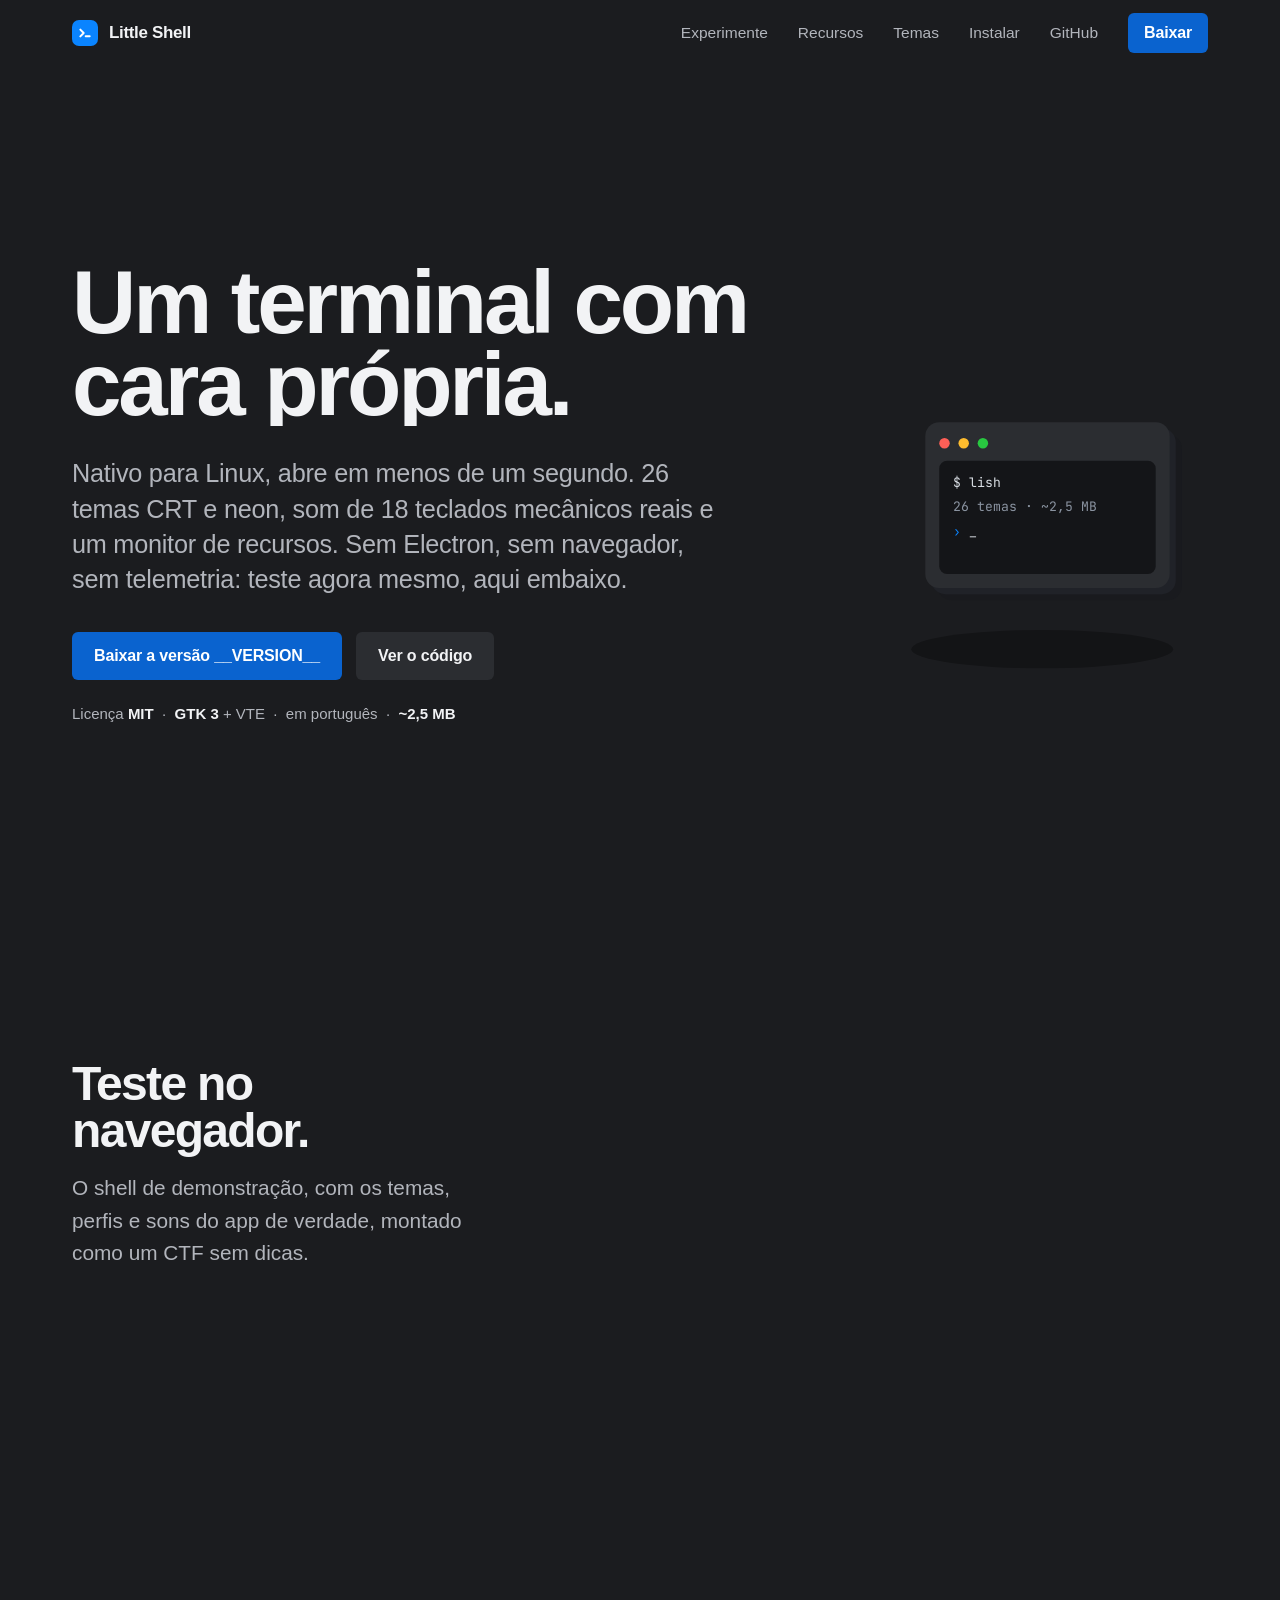
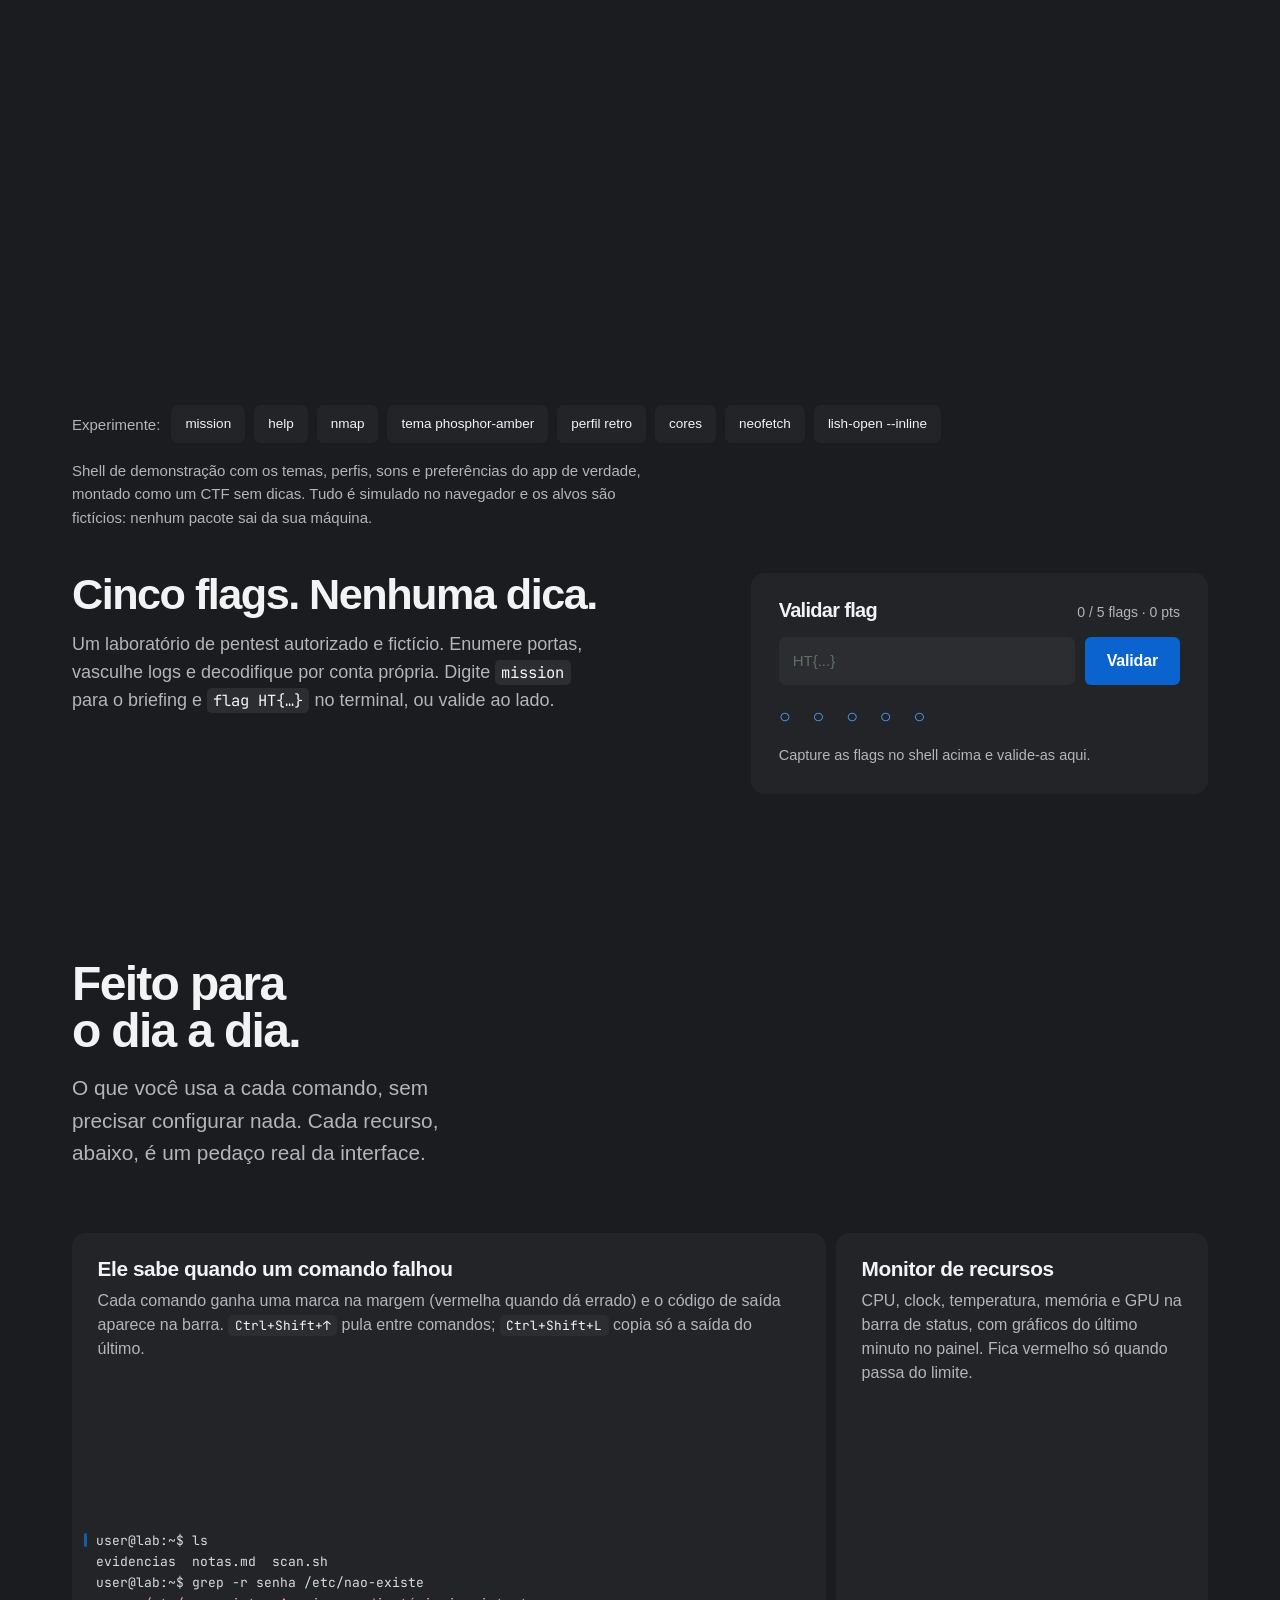
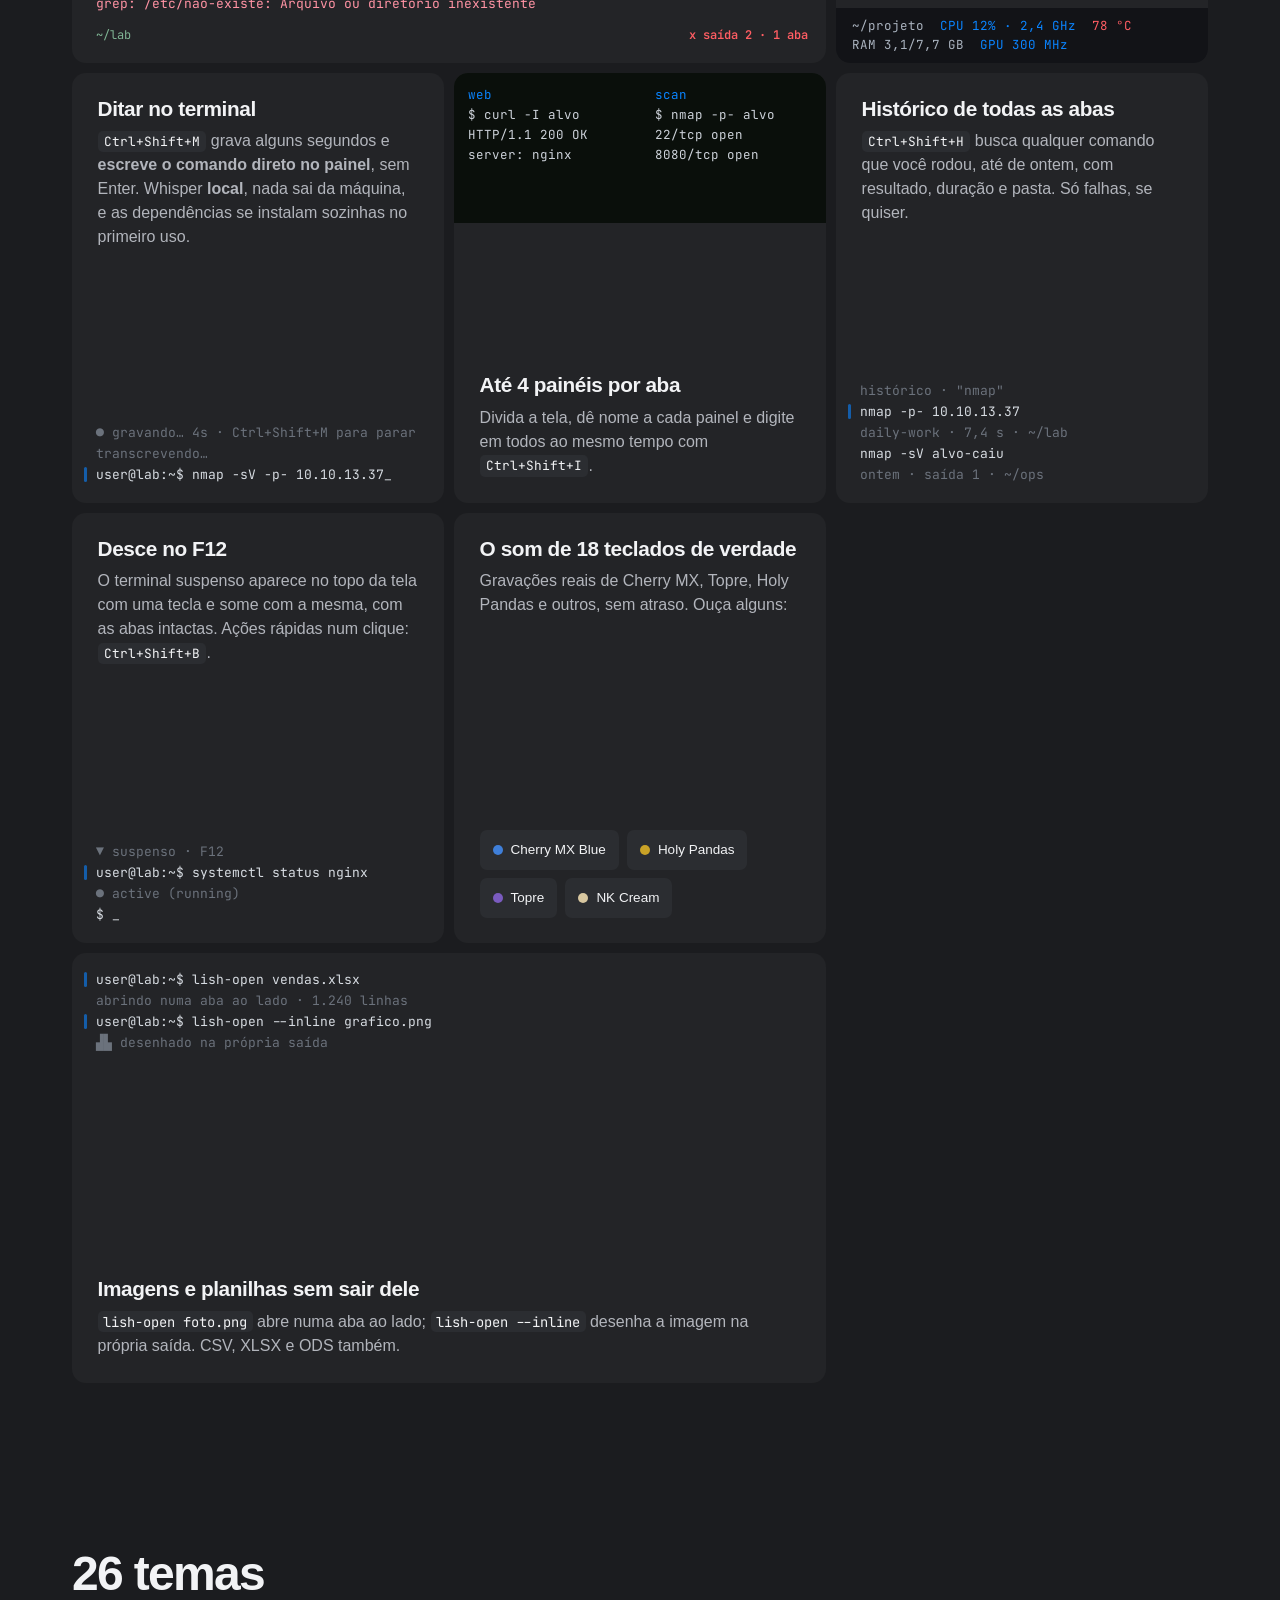
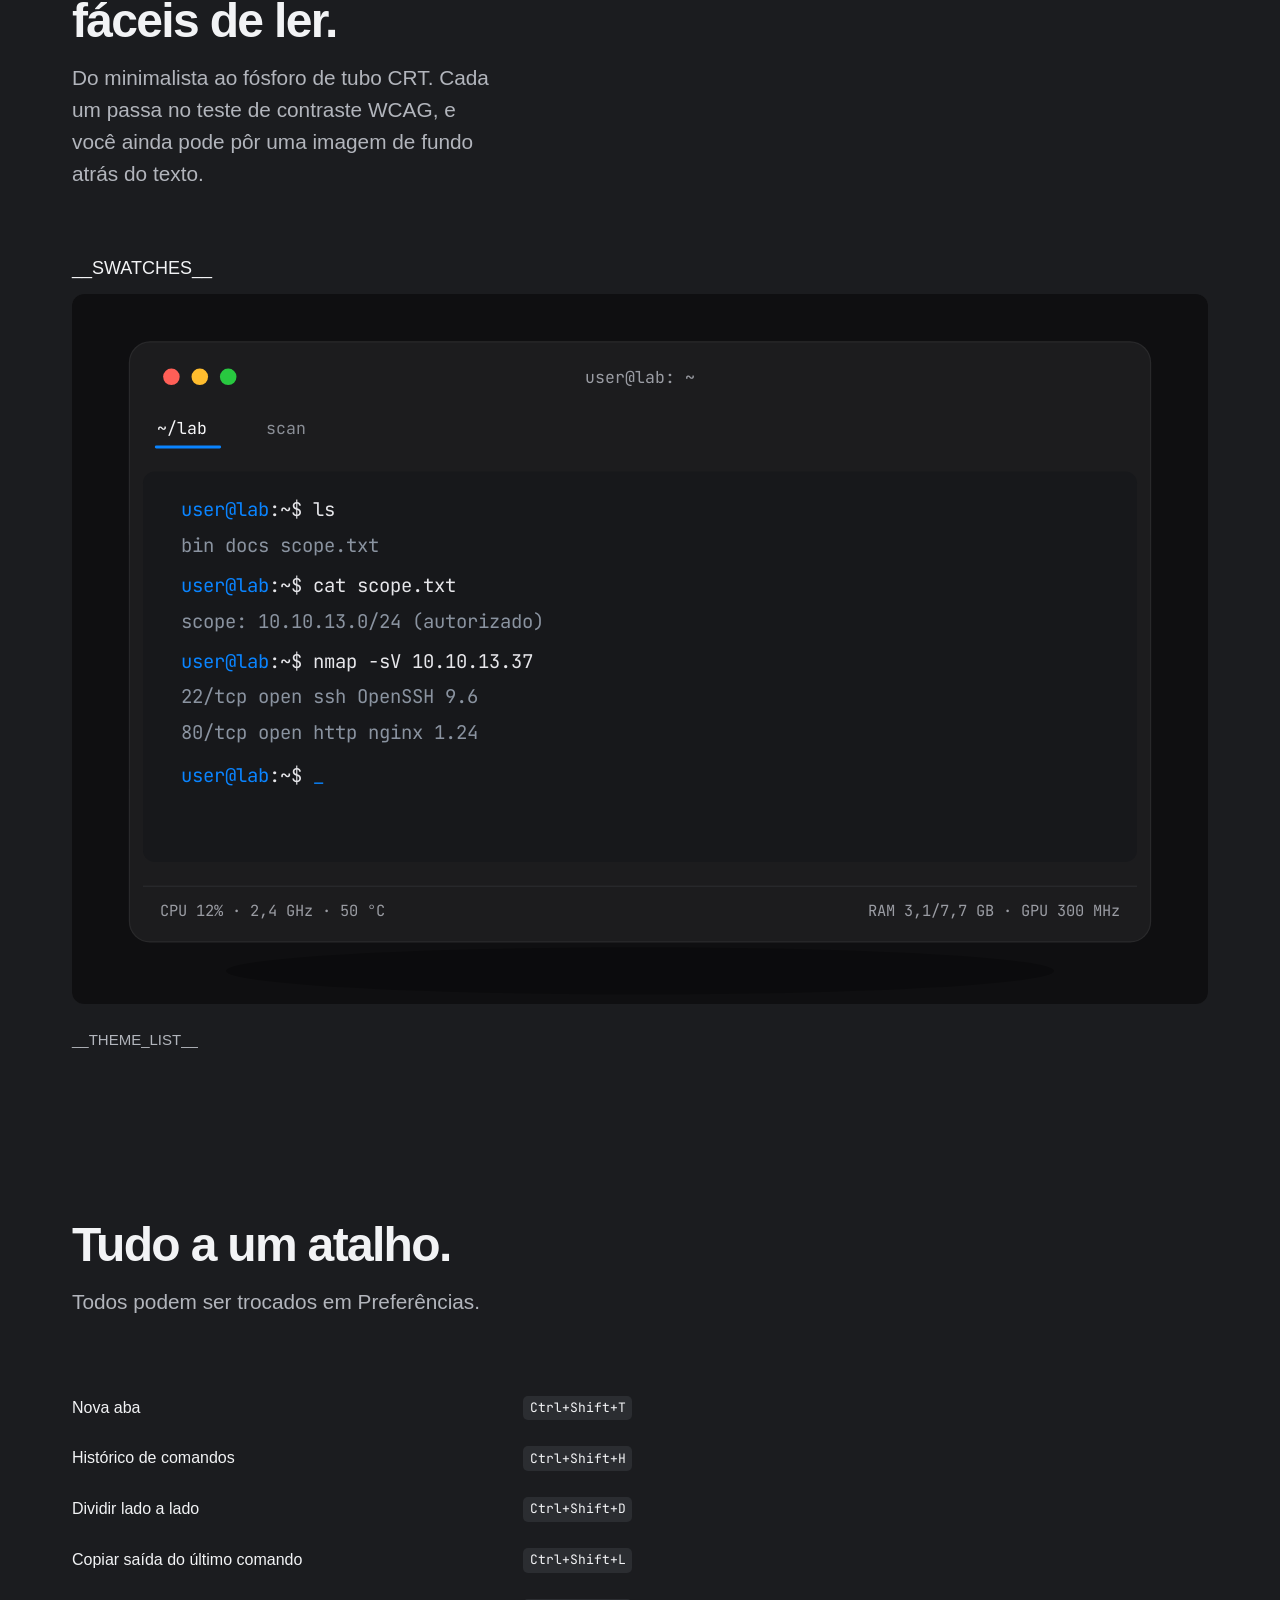
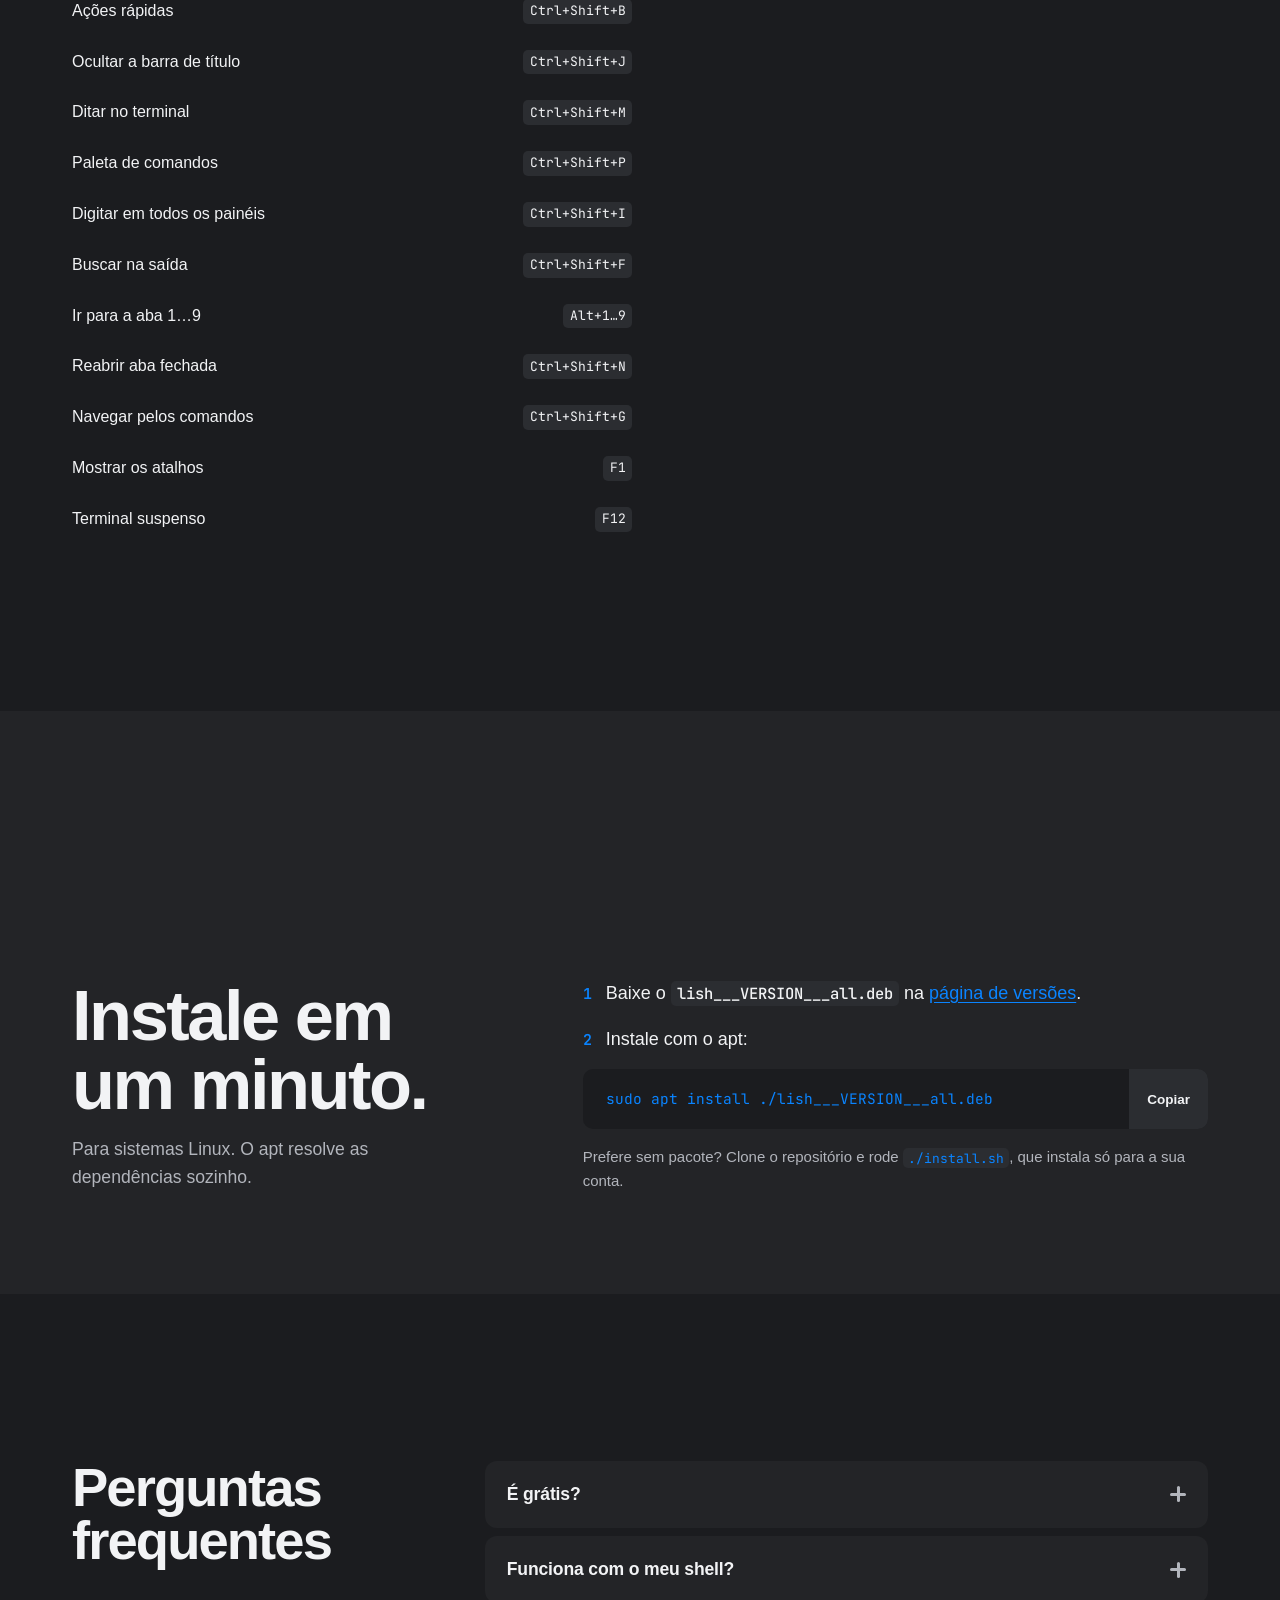
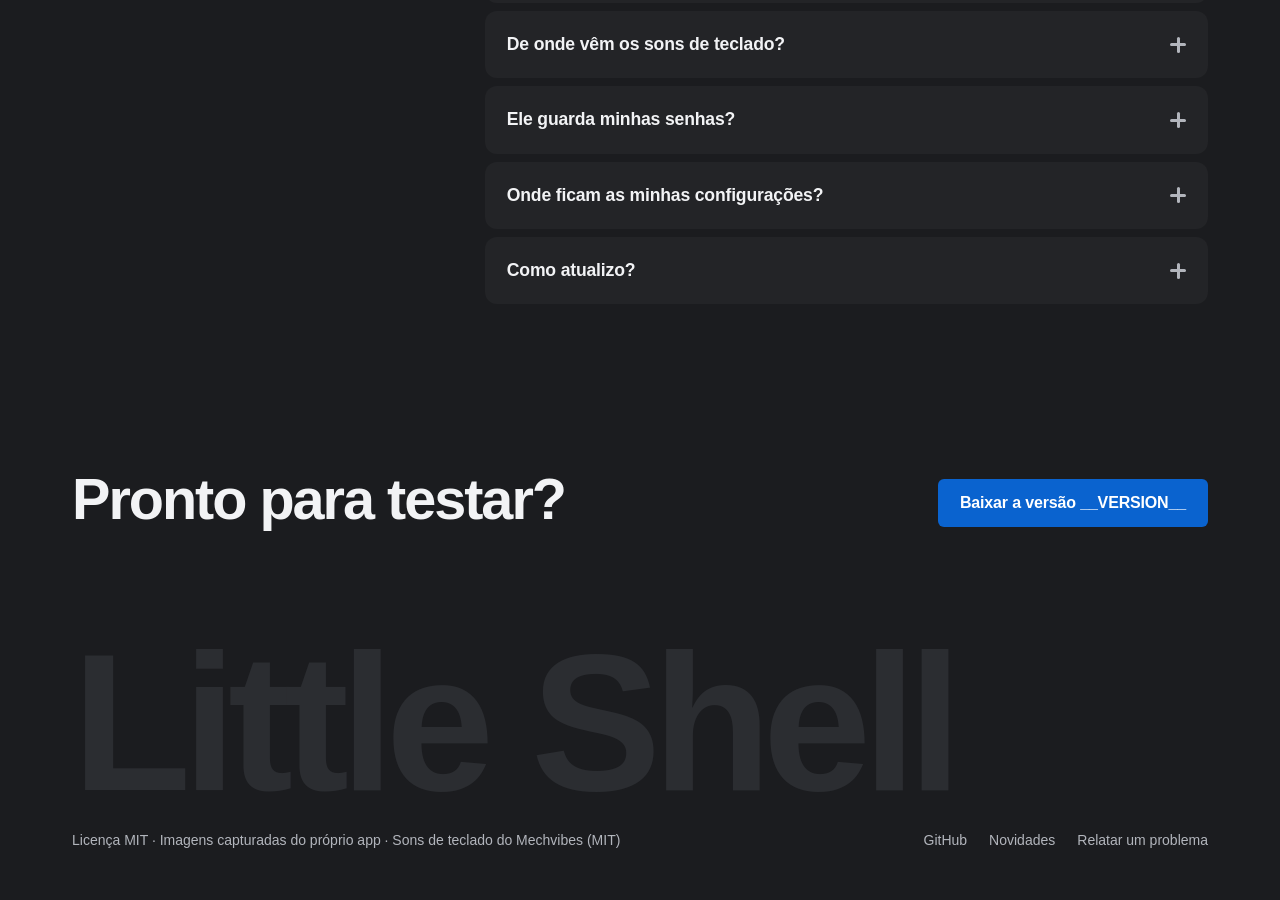
<file: packaging/site/index.template.html>
<!doctype html>
<html lang="pt-BR">
<head>
<meta charset="utf-8">
<meta name="viewport" content="width=device-width, initial-scale=1, viewport-fit=cover">
<title>Little Shell</title>
<meta name="description" content="Terminal nativo para Linux que abre em menos de um segundo: 26 temas CRT e neon, som de 18 teclados mecânicos reais, monitor de recursos e um laboratório CTF para testar no navegador. Grátis e de código aberto.">
<meta property="og:title" content="Little Shell">
<meta property="og:description" content="Terminal nativo para Linux: 26 temas, som de teclado mecânico, monitor de recursos e um CTF para experimentar no navegador.">
<meta name="theme-color" content="#0a0d0b">
<link rel="icon" href="data:image/svg+xml,%3Csvg xmlns='http://www.w3.org/2000/svg' viewBox='0 0 32 32'%3E%3Crect width='32' height='32' rx='7' fill='%2326282d'/%3E%3Cpath d='M10 10l6 6-6 6' fill='none' stroke='%23f5f5f7' stroke-width='3' stroke-linecap='round' stroke-linejoin='round'/%3E%3Crect x='18' y='20' width='7' height='3' rx='1.5' fill='%230a84ff'/%3E%3C/svg%3E">
<link rel="preconnect" href="https://api.fontshare.com">
<link rel="preconnect" href="https://cdn.fontshare.com" crossorigin>
<link href="https://api.fontshare.com/v2/css?f[]=switzer@400,500,600&display=swap" rel="stylesheet">
<link rel="preconnect" href="https://fonts.googleapis.com">
<link rel="preconnect" href="https://fonts.gstatic.com" crossorigin>
<link href="https://fonts.googleapis.com/css2?family=JetBrains+Mono:wght@400;700&family=IBM+Plex+Mono:wght@400;600&family=VT323&display=swap" rel="stylesheet"><!-- taste-skill-ignore: monospace faces are for the terminal demo (data-ui) and code -->
<link rel="stylesheet" href="demo.css">
<style>
/* The product performs: a dark terminal ground, one phosphor-green accent, and the real
   running terminal as the page's main image. Switzer for everything in the page chrome;
   monospace lives only inside product-UI fragments (marked data-ui). No gradients, no rules,
   no shadows at rest, no cards topped with icons: scale, filled fields and motion instead. */
:root {
  color-scheme: dark;
  --bg: #1b1c1f;          /* soft graphite ground */
  --tile: #232427;        /* one tone step up from the ground */
  --tile-2: #2b2d31;      /* two steps up, for fragments on tiles */
  --ink: #f2f3f5;
  --muted: #b2b5bc;
  --accent: #0a84ff;      /* system blue: on the action and the one live thing */
  --accent-ink: #ffffff;
  --accent-deep: #13233a; /* quiet blue field behind fragments */
  --danger: #ff5d63;
  --sans: "Switzer", "Helvetica Neue", Arial, sans-serif;
  --mono: "JetBrains Mono", "IBM Plex Mono", "DejaVu Sans Mono", monospace; /* taste-skill-ignore: terminal + code only */
  --radius: 14px;
  --gutter-l: max(22px, env(safe-area-inset-left, 0px));
  --gutter-r: max(22px, env(safe-area-inset-right, 0px));
  --maxw: 1180px;
  --ease: cubic-bezier(0.16, 1, 0.3, 1);
}
* { box-sizing: border-box; }
html { -webkit-text-size-adjust: 100%; scroll-behavior: smooth; }
@media (prefers-reduced-motion: reduce) { html { scroll-behavior: auto; } }
body { margin: 0; background: var(--bg); color: var(--ink); font: 400 18px/1.55 var(--sans);
  -webkit-font-smoothing: antialiased; text-rendering: optimizeLegibility; overflow-x: hidden; }
img { max-width: 100%; height: auto; display: block; }
a { color: inherit; text-decoration: none; }
:focus-visible { outline: 2px solid var(--accent); outline-offset: 3px; border-radius: 6px; }
::selection { background: var(--accent); color: var(--accent-ink); }
.container { width: 100%; max-width: var(--maxw); margin: 0 auto; padding-left: var(--gutter-l); padding-right: var(--gutter-r); }
h1, h2, h3 { margin: 0; font-weight: 600; letter-spacing: -0.035em; line-height: 0.98; text-wrap: balance; }
p { margin: 0; }
.muted { color: var(--muted); }
.lead { font-size: clamp(1.15rem, 1.02rem + 0.7vw, 1.6rem); line-height: 1.4; letter-spacing: -0.01em; color: var(--muted); max-width: 46ch; }
/* inside product-UI fragments, monospace and the product's own borders are correct */
[data-ui] { font-family: var(--mono); } /* taste-skill-ignore: product-UI fragments are monospace */
.app-window text, .term-iso text { font-family: var(--mono); } /* taste-skill-ignore: illustrated terminal is monospace */
code { font-family: var(--mono); font-size: 0.86em; background: var(--tile-2); color: var(--ink); padding: 0.12em 0.4em; border-radius: 5px; }
kbd { font-family: var(--mono); font-size: 0.8em; background: var(--tile-2); color: var(--ink); border-radius: 5px; padding: 0.18em 0.5em; white-space: nowrap; }

/* buttons: one shape (6px), one fill (accent) for the primary, filled tile for the secondary */
.btn { display: inline-flex; align-items: center; justify-content: center; gap: 9px; min-height: 48px; padding: 0 22px;
  border: 0; border-radius: 6px; font: 600 16px/1 var(--sans); letter-spacing: -0.01em; cursor: pointer;
  background: #0a63cf; color: var(--accent-ink); transition: transform 140ms var(--ease), filter 140ms; }
.btn:hover { filter: brightness(1.08); transform: translateY(-2px); }
.btn:active { transform: translateY(0) scale(0.98); }
.btn.secondary { background: var(--tile-2); color: var(--ink); }
.btn.secondary:hover { background: #20291c; filter: none; }

/* nav: a plain bar, no glass, no rule; a faint lift appears only once scrolled */
.nav { position: sticky; top: 0; z-index: 20; background: var(--bg); transition: box-shadow 220ms, background 220ms; }
.nav.scrolled { box-shadow: 0 8px 30px -18px rgba(0,0,0,0.6); background: #16171a; } /* taste-skill-ignore: sticky bar may cast a shadow */
.nav-inner { display: flex; align-items: center; justify-content: space-between; gap: 16px; min-height: 66px; }
.brand { display: flex; align-items: center; gap: 11px; font-weight: 600; letter-spacing: -0.02em; font-size: 17px; }
.brand .mark { width: 26px; height: 26px; border-radius: 7px; background: var(--accent); color: var(--accent-ink);
  display: grid; place-items: center; flex: none; }
.brand .mark svg { width: 16px; height: 16px; }
.nav-links { display: flex; align-items: center; gap: 30px; font-size: 15.5px; }
.nav-links a:not(.btn) { color: var(--muted); transition: color 150ms; }
.nav-links a:not(.btn):hover { color: var(--ink); }
.nav-links .btn { min-height: 40px; padding: 0 16px; }

/* ---------- hero: headline, then the product performing ---------- */
.hero { position: relative; min-height: 92svh; display: grid; align-content: center; overflow: hidden; padding-top: clamp(84px, 13vh, 150px); padding-bottom: clamp(48px, 7vw, 96px); }
.hero > .container { position: relative; z-index: 1; }
#three { position: absolute; inset: 0; z-index: 0; pointer-events: none; }
#three canvas { width: 100% !important; height: 100% !important; display: block; }
.hero h1 { font-size: clamp(2.1rem, 0.6rem + 6.2vw, 6.2rem); line-height: 0.92; max-width: 16ch; }
.hero h1 .ln { display: block; overflow: hidden; }
.hero h1 .ln > span { display: block; }
.hero-lead { margin-top: clamp(20px, 2.4vw, 30px); }
.hero-actions { display: flex; flex-wrap: wrap; gap: 14px; margin-top: 34px; }
.hero-meta { margin-top: 22px; font-size: 15px; color: var(--muted); font-variant-numeric: tabular-nums; }
.hero-meta b { color: var(--ink); font-weight: 600; }

/* hero 3D: a flat-shaded isometric terminal, floating — SVG, no WebGL */
.hero-3d { position: absolute; top: 54%; right: clamp(8px, 4vw, 72px); width: clamp(300px, 30vw, 440px);
  transform: translateY(-50%); z-index: 0; pointer-events: none; }
.hero-3d .term-iso { width: 100%; height: auto; display: block; animation: iso-float 6s ease-in-out infinite; }
@keyframes iso-float { 0%, 100% { transform: translateY(0); } 50% { transform: translateY(-14px); } }
@media (prefers-reduced-motion: reduce) { .hero-3d .term-iso { animation: none; } }
@media (max-width: 1000px) { .hero-3d { display: none; } }

/* the terminal stage: the running product, big, on a darker field */
.stage { margin-top: clamp(40px, 6vw, 72px); position: relative; }
.ht-demo { --term-h: clamp(420px, 64vh, 620px); position: relative; min-height: calc(var(--term-h) + 70px);
  border-radius: var(--radius); overflow: hidden; }
.demo-try { display: flex; flex-wrap: wrap; align-items: center; gap: 9px; margin-top: 18px; }
.demo-try .label { font-size: 15px; color: var(--muted); margin-right: 2px; }
.demo-try button { min-height: 38px; padding: 0 14px; border: 0; border-radius: 7px; background: var(--tile);
  color: var(--ink); font: 500 13.5px/1 var(--sans); cursor: pointer; transition: background-color 150ms, transform 120ms, color 150ms; }
.demo-try button:hover { background: var(--tile-2); color: var(--accent); }
.demo-try button:active { transform: scale(0.97); }
.demo-note { margin-top: 16px; font-size: 15px; color: var(--muted); max-width: 70ch; }

/* ---------- the CTF: the one live thing ---------- */
.ctf { margin-top: clamp(28px, 4vw, 44px); display: grid; grid-template-columns: minmax(0, 7fr) minmax(0, 5fr);
  gap: clamp(20px, 3vw, 40px); align-items: start; }
.ctf-copy h2 { font-size: clamp(1.8rem, 1.2rem + 2vw, 2.7rem); }
.ctf-copy p { margin-top: 16px; color: var(--muted); max-width: 52ch; }
.ctf-flags { background: var(--tile); border-radius: var(--radius); padding: clamp(20px, 2.4vw, 28px); }
.ctf-flags.ctf-done { background: var(--accent-deep); }
.ctf-head { display: flex; align-items: baseline; justify-content: space-between; gap: 12px; }
.ctf-head h3 { font-size: 1.25rem; }
.ctf-count { font: 500 14px/1 var(--sans); color: var(--muted); white-space: nowrap; font-variant-numeric: tabular-nums; }
.ctf-row { display: flex; gap: 10px; margin-top: 16px; }
.ctf-row input { flex: 1; min-width: 0; min-height: 48px; padding: 0 14px; border: 0; border-radius: 7px;
  background: var(--tile-2); color: var(--ink); font: 500 15px/1 var(--sans); }
.ctf-row input::placeholder { color: #5f6f63; }
.ctf-row input:focus { outline: 2px solid var(--accent); outline-offset: 0; }
.ctf-row .btn { min-height: 48px; }
.ctf-dots { margin-top: 16px; font-size: 20px; letter-spacing: 8px; color: #4a9dff; }
.ctf-msg { margin-top: 12px; font-size: 14.5px; color: var(--muted); }
.ctf-msg.ok { color: var(--accent); }
.ctf-msg.err { color: var(--danger); }

/* ---------- sections ---------- */
section { padding-top: clamp(96px, 13vw, 168px); }
.head { max-width: 42ch; margin-bottom: clamp(44px, 5vw, 64px); }
.head h2 { font-size: clamp(1.9rem, 1.3rem + 2.3vw, 3rem); }
.head p { margin-top: 18px; color: var(--muted); font-size: clamp(1.05rem, 1rem + 0.4vw, 1.3rem); max-width: 48ch; }

/* features: staggered fragment cells, filled, no icons */
.cells { display: grid; grid-template-columns: repeat(3, minmax(0, 1fr)); gap: 10px; }
.cell { background: var(--tile); border-radius: var(--radius); overflow: hidden; display: flex; flex-direction: column;
  min-height: 430px; transition: transform 240ms var(--ease), background 240ms; }
.cell:hover { transform: translateY(-4px); background: #151b12; }
.cell .txt { padding: clamp(20px, 2vw, 26px); }
.cell h3 { font-size: 1.3rem; letter-spacing: -0.02em; }
.cell .txt p { margin-top: 10px; color: var(--muted); font-size: 16px; line-height: 1.5; }
.cell .frag { margin-top: auto; }
.cell.wide { grid-column: span 2; }
.cell.tall { grid-row: span 2; min-height: 0; }
.cell.flip { flex-direction: column-reverse; }
.cell.flip .frag { margin-top: 0; margin-bottom: auto; }

/* product-UI fragments inside cells (data-ui) */
.term { background: #04070500; color: #d7dce2; font: 13px/1.62 var(--mono); padding: 16px 18px 18px 24px; position: relative; }
.term p { white-space: pre-wrap; overflow-wrap: anywhere; position: relative; margin: 0; }
.term .mk::before { content: ""; position: absolute; left: -12px; top: 0.25em; bottom: 0.25em; width: 3px; border-radius: 2px; background: var(--accent); opacity: 0.6; }
.term .bad::before { background: var(--danger); opacity: 1; }
.term .err { color: #ff93a4; }
.term .dim { color: #8a93a0; }
.term .bar { margin-top: 12px; display: flex; justify-content: space-between; gap: 10px; color: #7fb594; font-size: 12px; }
.term .bar b { color: var(--danger); font-weight: 600; }
.term .bar .hot { color: var(--accent); }
/* a status-bar-only fragment (resource monitor) */
.statusbar { background: #121317; color: #aab3bf; font: 12.5px/1 var(--mono); padding: 12px 16px; display: flex;
  flex-wrap: wrap; gap: 6px 16px; align-items: center; }
.statusbar .hot { color: var(--danger); }
.statusbar .g { color: var(--accent); }
/* split-pane edge */
.split { display: grid; grid-template-columns: 1fr 1fr; gap: 2px; background: #0a0f0b; min-height: 150px; }
.split .pane { background: #04070500; padding: 12px 14px; font: 12.5px/1.6 var(--mono); color: #cdd2da; }
.split .pane .nm { color: var(--accent); }
/* sound control */
.switches { display: flex; flex-wrap: wrap; gap: 8px; padding: clamp(20px, 2vw, 26px); padding-top: 0; }
.switch { display: inline-flex; align-items: center; gap: 8px; min-height: 40px; padding: 0 13px; border: 0;
  border-radius: 7px; background: var(--tile-2); color: var(--ink); font: 500 13.5px/1 var(--sans); cursor: pointer;
  transition: background-color 150ms, transform 120ms; }
.switch:hover { background: #20291c; }
.switch:active { transform: scale(0.97); }
.switch i { width: 10px; height: 10px; border-radius: 50%; flex: none; }
.switch[aria-pressed="true"] { background: var(--accent); color: var(--accent-ink); }
.frag img { width: 100%; display: block; }

/* gallery: theme tiles with label strips */
.themes-grid { display: grid; grid-template-columns: repeat(4, minmax(0, 1fr)); gap: 12px; }
.theme-tile { border-radius: 12px; overflow: hidden; background: var(--tile); transition: transform 220ms var(--ease); }
.theme-tile:hover { transform: translateY(-4px); }
.theme-tile .face { aspect-ratio: 4 / 3; padding: 15px 16px; display: flex; flex-direction: column; gap: 6px; }
.theme-tile .face span { font: 13px/1.4 var(--mono); }
.theme-tile .face .l2 { opacity: 0.78; }
.theme-tile .face .pal { margin-top: auto; display: flex; gap: 5px; }
.theme-tile .face .pal i { width: 15px; height: 15px; border-radius: 4px; display: block; }
.theme-tile .strip { padding: 12px 14px; background: var(--tile); display: flex; align-items: center; justify-content: space-between; gap: 10px; }
.theme-tile .strip b { font: 600 14px/1 var(--sans); letter-spacing: -0.01em; }
.theme-tile .strip span { font: 500 13px/1 var(--sans); color: var(--muted); }
.theme-shot { grid-column: span 2; border-radius: 12px; overflow: hidden; background: var(--tile); }
.theme-wide { grid-column: span 4; border-radius: 12px; overflow: hidden; background: var(--tile); }
.theme-list { margin-top: 22px; font-size: 15px; color: var(--muted); line-height: 1.9; }
.theme-list span:not(:last-child)::after { content: "   ·   "; color: #40513f; }

/* shortcuts: two-ended rows, a narrow column */
.rows { max-width: 560px; }
.row { display: flex; align-items: center; justify-content: space-between; gap: 20px; padding: 13px 0; }
.row span { font-size: 16px; }
.row kbd { font-size: 13px; }

/* install: the first step, already open, a full-bleed accent band */
.install { margin-top: clamp(96px, 13vw, 168px); background: var(--tile); }
.install .inner { display: grid; grid-template-columns: minmax(0, 5fr) minmax(0, 7fr); gap: clamp(28px, 5vw, 72px);
  align-items: center; padding-top: clamp(64px, 8vw, 112px); padding-bottom: clamp(64px, 8vw, 112px); }
.install h2 { font-size: clamp(2.2rem, 1.3rem + 4.4vw, 4.4rem); color: var(--ink); max-width: 14ch; }
.install .sub { margin-top: 18px; color: var(--muted); font-size: 1.1rem; max-width: 40ch; }
.install .steps { display: grid; gap: 18px; }
.install .steps .st { display: flex; gap: 14px; align-items: baseline; }
.install .steps .st .n { font: 600 15px/1.4 var(--mono); color: var(--accent); flex: none; }
.install .steps .st p { color: var(--ink); font-weight: 500; }
.install .steps .st a { color: var(--accent); text-decoration: underline; text-underline-offset: 3px; }
.code { display: flex; align-items: stretch; background: var(--bg); border-radius: 10px; overflow: hidden; }
.code pre { margin: 0; padding: 16px 18px; overflow-x: auto; flex: 1; min-width: 0; }
.code code { background: none; color: var(--accent); font-size: 14.5px; line-height: 1.5; }
.code button { border: 0; background: var(--tile-2); color: var(--ink); padding: 0 18px; font: 600 13.5px var(--sans); cursor: pointer; transition: background 150ms; }
.code button:hover { background: #343640; }
.install .alt { margin-top: 16px; color: var(--muted); font-size: 15px; }
.install .alt code { background: var(--tile-2); color: var(--accent); }

/* faq: accordion of filled tiles */
.faq { display: grid; grid-template-columns: minmax(0, 4fr) minmax(0, 8fr); gap: clamp(28px, 4vw, 56px); align-items: start; }
.faq-head { position: sticky; top: 96px; }
.faq-head h2 { font-size: clamp(2rem, 1.3rem + 3vw, 3.4rem); }
.faq-list { display: grid; gap: 8px; }
.faq details { background: var(--tile); border-radius: 12px; overflow: hidden; }
.faq summary { list-style: none; cursor: pointer; display: flex; justify-content: space-between; align-items: center; gap: 16px;
  padding: 20px 22px; font-weight: 600; font-size: 1.1rem; letter-spacing: -0.01em; }
.faq summary::-webkit-details-marker { display: none; }
.faq summary .pm { position: relative; width: 16px; height: 16px; flex: none; }
.faq summary .pm::before, .faq summary .pm::after { content: ""; position: absolute; background: var(--muted); border-radius: 2px; transition: transform 200ms, background 200ms; }
.faq summary .pm::before { left: 0; right: 0; top: 6.5px; height: 3px; }
.faq summary .pm::after { top: 0; bottom: 0; left: 6.5px; width: 3px; }
.faq details[open] { background: var(--tile-2); color: var(--ink); }
.faq details[open] summary .pm::before { background: var(--accent); }
.faq details[open] summary .pm::after { background: var(--accent); transform: scaleY(0); }
.faq details p { padding: 0 22px 22px; max-width: 58ch; line-height: 1.55; }
.faq details:not([open]) p { color: var(--muted); }
.faq details[open] p { color: var(--ink); }
.faq details a { text-decoration: underline; text-underline-offset: 3px; }

/* footer: the name returns at full width */
footer { padding-top: clamp(96px, 13vw, 168px); padding-bottom: 48px; }
.foot-cta { display: flex; flex-wrap: wrap; align-items: end; justify-content: space-between; gap: 28px; }
.foot-cta h2 { font-size: clamp(2rem, 1.3rem + 3vw, 3.6rem); max-width: 16ch; }
.wordmark { margin-top: clamp(56px, 9vw, 120px); font-weight: 600; letter-spacing: -0.045em; line-height: 0.82;
  font-size: clamp(3.4rem, 1rem + 14vw, 13rem); color: var(--tile-2); user-select: none; }
.foot-meta { display: flex; flex-wrap: wrap; justify-content: space-between; gap: 14px 24px; margin-top: 28px; font-size: 14px; color: var(--muted); }
.foot-meta nav { display: flex; flex-wrap: wrap; gap: 22px; }
.foot-meta a:hover { color: var(--ink); }

/* ---------- motion ---------- */
@media (prefers-reduced-motion: no-preference) {
  .reveal.pending { opacity: 0; transform: translateY(22px); }
  .reveal { transition: opacity 640ms var(--ease), transform 640ms var(--ease); transition-delay: calc(var(--i, 0) * 70ms); }
  .hero h1 .ln > span { transform: translateY(104%); animation: rise 900ms var(--ease) forwards; }
  .hero h1 .ln:nth-child(2) > span { animation-delay: 110ms; }
  @keyframes rise { to { transform: translateY(0); } }
}

/* ---------- responsive ---------- */
@media (max-width: 980px) {
  .cells { grid-template-columns: repeat(2, minmax(0, 1fr)); }
  .cell.wide { grid-column: span 2; }
  .cell.tall { grid-row: auto; }
  .themes-grid { grid-template-columns: repeat(2, minmax(0, 1fr)); }
  .theme-wide { grid-column: span 2; }
  .ctf { grid-template-columns: 1fr; }
  .install .inner { grid-template-columns: 1fr; }
  .faq { grid-template-columns: 1fr; }
  .faq-head { position: static; }
}
@media (max-width: 620px) {
  body { font-size: 16.5px; }
  .nav-links a:not(.btn) { display: none; }
  .cells { grid-template-columns: 1fr; }
  .cell.wide { grid-column: auto; }
  .cell { min-height: 0; }
  .themes-grid { grid-template-columns: 1fr; }
  .theme-wide { grid-column: auto; }
  .hero-actions .btn { flex: 1 1 auto; }
}

/* cyber layer removed — Little Shell is calm graphite: no neon, CRT or WebGL. */
</style>
</head>
<body>
<header class="nav" id="nav">
  <div class="container nav-inner">
    <a class="brand" href="#top">
      <span class="mark" aria-hidden="true"><svg viewBox="0 0 24 24" fill="none" stroke="currentColor" stroke-width="3" stroke-linecap="round" stroke-linejoin="round"><path d="M5 7l5 5-5 5"/><path d="M13 17h6"/></svg></span>
      Little Shell
    </a>
    <nav class="nav-links" aria-label="Principal">
      <a href="#experimente">Experimente</a>
      <a href="#recursos">Recursos</a>
      <a href="#temas">Temas</a>
      <a href="#instalar">Instalar</a>
      <a href="https://github.com/Hiagolim11/lish">GitHub</a>
      <a class="btn" href="https://github.com/Hiagolim11/lish/releases/latest">Baixar</a>
    </nav>
  </div>
</header>

<main id="top">
  <section class="hero" aria-labelledby="hero-title">
    <div class="container">
      <h1 id="hero-title"><span class="ln"><span>Um terminal com</span></span><span class="ln"><span>cara própria.</span></span></h1>
      <p class="lead hero-lead reveal">Nativo para Linux, abre em menos de um segundo. 26 temas CRT e neon, som de 18 teclados mecânicos reais e um monitor de recursos. Sem Electron, sem navegador, sem telemetria: teste agora mesmo, aqui embaixo.</p>
      <div class="hero-actions reveal">
        <a class="btn" href="https://github.com/Hiagolim11/lish/releases/latest">Baixar a versão __VERSION__</a>
        <a class="btn secondary" href="https://github.com/Hiagolim11/lish">Ver o código</a>
      </div>
      <p class="hero-meta reveal">Licença <b>MIT</b> &nbsp;·&nbsp; <b>GTK 3</b> + VTE &nbsp;·&nbsp; em português &nbsp;·&nbsp; <b>~2,5 MB</b></p>
    </div>
    <div class="hero-3d" aria-hidden="true">
      <svg class="term-iso" viewBox="0 0 440 400" role="img" aria-label="Ilustração 3D do terminal Little Shell">
        <ellipse cx="226" cy="356" rx="150" ry="22" fill="#000000" opacity="0.30"/>
        <rect x="106" y="110" width="280" height="190" rx="16" fill="#191a1e"/>
        <rect x="99" y="103" width="280" height="190" rx="16" fill="#202228"/>
        <rect x="92" y="96" width="280" height="190" rx="16" fill="#2b2d31"/>
        <circle cx="114" cy="120" r="6" fill="#ff5f57"/>
        <circle cx="136" cy="120" r="6" fill="#febc2e"/>
        <circle cx="158" cy="120" r="6" fill="#28c840"/>
        <rect x="108" y="140" width="248" height="130" rx="9" fill="#141518"/>
        <text x="124" y="170" font-size="15" fill="#d7dce2">$ lish</text>
        <text x="124" y="198" font-size="15" fill="#8a93a0">26 temas · ~2,5 MB</text>
        <text x="124" y="226" font-size="15" fill="#0a84ff">›<tspan fill="#d7dce2"> _</tspan></text>
      </svg>
    </div>
  </section>

  <section class="showcase" id="experimente" aria-labelledby="exp-title">
    <div class="container">
      <div class="head reveal">
        <h2 id="exp-title">Teste no navegador.</h2>
        <p>O shell de demonstração, com os temas, perfis e sons do app de verdade, montado como um CTF sem dicas.</p>
      </div>
      <div class="stage reveal">
        <div class="ht-demo" id="demo" data-ui data-version="__VERSION__">
        </div>
      </div>
      <div class="demo-try reveal" id="demo-try" aria-label="Comandos para experimentar">
        <span class="label">Experimente:</span>
        <button type="button" data-run="mission">mission</button>
        <button type="button" data-run="help">help</button>
        <button type="button" data-run="nmap 10.10.13.37">nmap</button>
        <button type="button" data-run="tema phosphor-amber">tema phosphor-amber</button>
        <button type="button" data-run="perfil retro">perfil retro</button>
        <button type="button" data-run="cores">cores</button>
        <button type="button" data-run="neofetch">neofetch</button>
        <button type="button" data-run="lish-open --inline loot/captura.png">lish-open --inline</button>
      </div>
      <p class="demo-note reveal">Shell de demonstração com os temas, perfis, sons e preferências do app de verdade, montado como um CTF sem dicas. Tudo é simulado no navegador e os alvos são fictícios: nenhum pacote sai da sua máquina.</p>

      <div class="ctf reveal">
        <div class="ctf-copy">
          <h2>Cinco flags. Nenhuma dica.</h2>
          <p>Um laboratório de pentest autorizado e fictício. Enumere portas, vasculhe logs e decodifique por conta própria. Digite <code>mission</code> para o briefing e <code>flag HT{…}</code> no terminal, ou valide ao lado.</p>
        </div>
        <form class="ctf-flags" id="ctf-submit" autocomplete="off">
          <div class="ctf-head">
            <h3>Validar flag</h3>
            <span class="ctf-count" id="ctf-count">0 / 5 flags · 0 pts</span>
          </div>
          <div class="ctf-row">
            <input id="ctf-flag" type="text" spellcheck="false" placeholder="HT{...}" aria-label="Cole uma flag no formato HT seguido de chaves">
            <button class="btn" type="submit">Validar</button>
          </div>
          <div class="ctf-dots" id="ctf-dots" aria-hidden="true">○ ○ ○ ○ ○</div>
          <p class="ctf-msg" id="ctf-msg" role="status" aria-live="polite">Capture as flags no shell acima e valide-as aqui.</p>
        </form>
      </div>
    </div>
  </section>

  <section id="recursos" aria-labelledby="recursos-title">
    <div class="container">
      <div class="head reveal">
        <h2 id="recursos-title">Feito para o dia a dia.</h2>
        <p>O que você usa a cada comando, sem precisar configurar nada. Cada recurso, abaixo, é um pedaço real da interface.</p>
      </div>
      <div class="cells">
        <article class="cell wide reveal">
          <div class="txt">
            <h3>Ele sabe quando um comando falhou</h3>
            <p>Cada comando ganha uma marca na margem (vermelha quando dá errado) e o código de saída aparece na barra. <kbd>Ctrl+Shift+↑</kbd> pula entre comandos; <kbd>Ctrl+Shift+L</kbd> copia só a saída do último.</p>
          </div>
          <div class="frag term" data-ui aria-label="Um grep que falha ganha a marca vermelha">
            <p class="mk">user@lab:~$ ls</p>
            <p>evidencias  notas.md  scan.sh</p>
            <p class="bad">user@lab:~$ grep -r senha /etc/nao-existe</p>
            <p class="err">grep: /etc/nao-existe: Arquivo ou diretório inexistente</p>
            <div class="bar"><span>~/lab</span><b>x saída 2 · 1 aba</b></div>
          </div>
        </article>
        <article class="cell reveal">
          <div class="txt">
            <h3>Monitor de recursos</h3>
            <p>CPU, clock, temperatura, memória e GPU na barra de status, com gráficos do último minuto no painel. Fica vermelho só quando passa do limite.</p>
          </div>
          <div class="frag statusbar" data-ui aria-label="Barra de status com o monitor de recursos">
            <span>~/projeto</span>
            <span class="g">CPU 12% · 2,4 GHz</span>
            <span class="hot">78 °C</span>
            <span>RAM 3,1/7,7 GB</span>
            <span class="g">GPU 300 MHz</span>
          </div>
        </article>
        <article class="cell reveal">
          <div class="txt">
            <h3>Ditar no terminal</h3>
            <p><kbd>Ctrl+Shift+M</kbd> grava alguns segundos e <b>escreve o comando direto no painel</b>, sem Enter. Whisper <b>local</b>, nada sai da máquina, e as dependências se instalam sozinhas no primeiro uso.</p>
          </div>
          <div class="frag term" data-ui aria-label="Ditado escrevendo um comando no terminal">
            <p class="dim">● gravando… 4s · Ctrl+Shift+M para parar</p>
            <p class="dim">transcrevendo…</p>
            <p class="mk">user@lab:~$ nmap -sV -p- 10.10.13.37_</p>
          </div>
        </article>
        <article class="cell reveal flip">
          <div class="txt">
            <h3>Até 4 painéis por aba</h3>
            <p>Divida a tela, dê nome a cada painel e digite em todos ao mesmo tempo com <kbd>Ctrl+Shift+I</kbd>.</p>
          </div>
          <div class="frag split" data-ui aria-label="Dois painéis divididos lado a lado">
            <div class="pane"><span class="nm">web</span><br>$ curl -I alvo<br>HTTP/1.1 200 OK<br>server: nginx</div>
            <div class="pane"><span class="nm">scan</span><br>$ nmap -p- alvo<br>22/tcp  open<br>8080/tcp open</div>
          </div>
        </article>
        <article class="cell reveal">
          <div class="txt">
            <h3>Histórico de todas as abas</h3>
            <p><kbd>Ctrl+Shift+H</kbd> busca qualquer comando que você rodou, até de ontem, com resultado, duração e pasta. Só falhas, se quiser.</p>
          </div>
          <div class="frag term" data-ui aria-label="Busca no histórico de comandos">
            <p class="dim">histórico · "nmap"</p>
            <p class="mk">nmap -p- 10.10.13.37</p>
            <p class="dim">daily-work · 7,4 s · ~/lab</p>
            <p class="bad">nmap -sV alvo-caiu</p>
            <p class="dim">ontem · saída 1 · ~/ops</p>
          </div>
        </article>
        <article class="cell reveal">
          <div class="txt">
            <h3>Desce no F12</h3>
            <p>O terminal suspenso aparece no topo da tela com uma tecla e some com a mesma, com as abas intactas. Ações rápidas num clique: <kbd>Ctrl+Shift+B</kbd>.</p>
          </div>
          <div class="frag term" data-ui aria-label="Terminal suspenso descendo no topo da tela">
            <p class="dim">▼ suspenso · F12</p>
            <p class="mk">user@lab:~$ systemctl status nginx</p>
            <p class="dim">● active (running)</p>
            <p>$ _</p>
          </div>
        </article>
        <article class="cell reveal">
          <div class="txt">
            <h3>O som de 18 teclados de verdade</h3>
            <p>Gravações reais de Cherry MX, Topre, Holy Pandas e outros, sem atraso. Ouça alguns:</p>
          </div>
          <div class="switches frag" role="group" aria-label="Ouvir os teclados">
            <button class="switch" type="button" data-sound="audio/pack-cherrymx-blue-abs.mp3" aria-pressed="false"><i style="background:#3f7fd9"></i>Cherry MX Blue</button>
            <button class="switch" type="button" data-sound="audio/pack-holy-pandas.mp3" aria-pressed="false"><i style="background:#c9a227"></i>Holy Pandas</button>
            <button class="switch" type="button" data-sound="audio/pack-topre-purple-hybrid-pbt.mp3" aria-pressed="false"><i style="background:#7a5bbf"></i>Topre</button>
            <button class="switch" type="button" data-sound="audio/pack-nk-cream.mp3" aria-pressed="false"><i style="background:#d8c7a0"></i>NK Cream</button>
          </div>
        </article>
        <article class="cell wide reveal flip">
          <div class="txt">
            <h3>Imagens e planilhas sem sair dele</h3>
            <p><code>lish-open foto.png</code> abre numa aba ao lado; <code>lish-open --inline</code> desenha a imagem na própria saída. CSV, XLSX e ODS também.</p>
          </div>
          <div class="frag term" data-ui aria-label="Abrindo uma planilha no visualizador">
            <p class="mk">user@lab:~$ lish-open vendas.xlsx</p>
            <p class="dim">abrindo numa aba ao lado · 1.240 linhas</p>
            <p class="mk">user@lab:~$ lish-open --inline grafico.png</p>
            <p class="dim">▟▙ desenhado na própria saída</p>
          </div>
        </article>
      </div>
    </div>
  </section>

  <section id="temas" aria-labelledby="temas-title">
    <div class="container">
      <div class="head reveal">
        <h2 id="temas-title">26 temas fáceis de ler.</h2>
        <p>Do minimalista ao fósforo de tubo CRT. Cada um passa no teste de contraste WCAG, e você ainda pode pôr uma imagem de fundo atrás do texto.</p>
      </div>
      <div class="themes-grid">
        __SWATCHES__
        <div class="theme-wide reveal">
          <svg class="app-window" viewBox="0 0 960 600" role="img" aria-label="A janela do Little Shell no tema macOS Escuro" style="width:100%;height:auto;display:block;background:#0f0f11">
            <ellipse cx="480" cy="572" rx="350" ry="20" fill="#000000" opacity="0.26"/>
            <rect x="48" y="40" width="864" height="508" rx="18" fill="#1c1c1e"/>
            <rect x="48.5" y="40.5" width="863" height="507" rx="17.5" fill="none" stroke="#ffffff" stroke-opacity="0.06"/>
            <circle cx="84" cy="70" r="7" fill="#ff5f57"/>
            <circle cx="108" cy="70" r="7" fill="#febc2e"/>
            <circle cx="132" cy="70" r="7" fill="#28c840"/>
            <text x="480" y="75" text-anchor="middle" font-size="14" fill="#9a9ca3">user@lab: ~</text>
            <text x="72" y="118" font-size="14" fill="#f5f5f7">~/lab</text>
            <rect x="70" y="128" width="56" height="2.5" rx="1.25" fill="#0a84ff"/>
            <text x="164" y="118" font-size="14" fill="#8a8e96">scan</text>
            <rect x="60" y="150" width="840" height="330" rx="10" fill="#17181b"/>
            <g font-size="16">
              <text x="92" y="188" fill="#e6e6ea"><tspan fill="#0a84ff">user@lab</tspan>:~$ ls</text>
              <text x="92" y="218" fill="#8a93a0">bin   docs   scope.txt</text>
              <text x="92" y="252" fill="#e6e6ea"><tspan fill="#0a84ff">user@lab</tspan>:~$ cat scope.txt</text>
              <text x="92" y="282" fill="#8a93a0">scope: 10.10.13.0/24 (autorizado)</text>
              <text x="92" y="316" fill="#e6e6ea"><tspan fill="#0a84ff">user@lab</tspan>:~$ nmap -sV 10.10.13.37</text>
              <text x="92" y="346" fill="#8a93a0">22/tcp  open  ssh    OpenSSH 9.6</text>
              <text x="92" y="376" fill="#8a93a0">80/tcp  open  http   nginx 1.24</text>
              <text x="92" y="412" fill="#e6e6ea"><tspan fill="#0a84ff">user@lab</tspan>:~$ <tspan fill="#0a84ff">_</tspan></text>
            </g>
            <rect x="60" y="500" width="840" height="1" fill="#2a2b2e"/>
            <text x="74" y="526" font-size="13" fill="#9a9ca3">CPU 12% · 2,4 GHz · 50 °C</text>
            <text x="886" y="526" text-anchor="end" font-size="13" fill="#9a9ca3">RAM 3,1/7,7 GB · GPU 300 MHz</text>
          </svg>
        </div>
      </div>
      <p class="theme-list reveal" aria-label="Todos os temas">__THEME_LIST__</p>
    </div>
  </section>

  <section aria-labelledby="atalhos-title">
    <div class="container">
      <div class="head reveal">
        <h2 id="atalhos-title">Tudo a um atalho.</h2>
        <p>Todos podem ser trocados em Preferências.</p>
      </div>
      <div class="rows reveal">
        <div class="row"><span>Nova aba</span><kbd>Ctrl+Shift+T</kbd></div>
        <div class="row"><span>Histórico de comandos</span><kbd>Ctrl+Shift+H</kbd></div>
        <div class="row"><span>Dividir lado a lado</span><kbd>Ctrl+Shift+D</kbd></div>
        <div class="row"><span>Copiar saída do último comando</span><kbd>Ctrl+Shift+L</kbd></div>
        <div class="row"><span>Ações rápidas</span><kbd>Ctrl+Shift+B</kbd></div>
        <div class="row"><span>Ocultar a barra de título</span><kbd>Ctrl+Shift+J</kbd></div>
        <div class="row"><span>Ditar no terminal</span><kbd>Ctrl+Shift+M</kbd></div>
        <div class="row"><span>Paleta de comandos</span><kbd>Ctrl+Shift+P</kbd></div>
        <div class="row"><span>Digitar em todos os painéis</span><kbd>Ctrl+Shift+I</kbd></div>
        <div class="row"><span>Buscar na saída</span><kbd>Ctrl+Shift+F</kbd></div>
        <div class="row"><span>Ir para a aba 1…9</span><kbd>Alt+1…9</kbd></div>
        <div class="row"><span>Reabrir aba fechada</span><kbd>Ctrl+Shift+N</kbd></div>
        <div class="row"><span>Navegar pelos comandos</span><kbd>Ctrl+Shift+G</kbd></div>
        <div class="row"><span>Mostrar os atalhos</span><kbd>F1</kbd></div>
        <div class="row"><span>Terminal suspenso</span><kbd>F12</kbd></div>
      </div>
    </div>
  </section>

  <section class="install" id="instalar" aria-labelledby="instalar-title">
    <div class="container inner">
      <div class="reveal">
        <h2 id="instalar-title">Instale em um minuto.</h2>
        <p class="sub">Para sistemas Linux. O apt resolve as dependências sozinho.</p>
      </div>
      <div class="reveal">
        <div class="steps">
          <div class="st"><span class="n">1</span><p>Baixe o <code>lish___VERSION___all.deb</code> na <a href="https://github.com/Hiagolim11/lish/releases/latest">página de versões</a>.</p></div>
          <div class="st"><span class="n">2</span><p>Instale com o apt:</p></div>
        </div>
        <div class="code" style="margin-top:16px"><pre><code id="cmd">sudo apt install ./lish___VERSION___all.deb</code></pre><button type="button" id="copy">Copiar</button></div>
        <p class="alt">Prefere sem pacote? Clone o repositório e rode <code>./install.sh</code>, que instala só para a sua conta.</p>
      </div>
    </div>
  </section>

  <section aria-labelledby="faq-title">
    <div class="container faq">
      <div class="faq-head reveal">
        <h2 id="faq-title">Perguntas frequentes</h2>
      </div>
      <div class="faq-list reveal">
        <details name="faq"><summary>É grátis?<span class="pm" aria-hidden="true"></span></summary><p>Sim. O Little Shell é de código aberto, sob a licença MIT. O código está no GitHub.</p></details>
        <details name="faq"><summary>Funciona com o meu shell?<span class="pm" aria-hidden="true"></span></summary><p>Sim, ele abre o seu shell de sempre. A integração (marcas de comando, histórico, saltos) funciona com zsh e bash e é ligada sozinha; o resto vale para qualquer shell.</p></details>
        <details name="faq"><summary>De onde vêm os sons de teclado?<span class="pm" aria-hidden="true"></span></summary><p>São os pacotes oficiais do <a href="https://github.com/hainguyents13/mechvibes">Mechvibes</a>, gravados de teclados reais e distribuídos sob a licença MIT. Vêm compactados (2,5 MB no total) e você ainda pode importar outros pacotes.</p></details>
        <details name="faq"><summary>Ele guarda minhas senhas?<span class="pm" aria-hidden="true"></span></summary><p>Só se você pedir, e no chaveiro do sistema, nunca nos arquivos do terminal.</p></details>
        <details name="faq"><summary>Onde ficam as minhas configurações?<span class="pm" aria-hidden="true"></span></summary><p>Em <code>~/.config/lish/</code>: preferências, temas, perfis, ações e conexões. O histórico de comandos fica em <code>~/.local/state/lish/</code>, só no seu computador.</p></details>
        <details name="faq"><summary>Como atualizo?<span class="pm" aria-hidden="true"></span></summary><p>Baixe o novo <code>.deb</code> e instale com o mesmo comando do apt. Suas configurações continuam onde estão.</p></details>
      </div>
    </div>
  </section>
</main>

<footer>
  <div class="container">
    <div class="foot-cta reveal">
      <h2>Pronto para testar?</h2>
      <a class="btn" href="https://github.com/Hiagolim11/lish/releases/latest">Baixar a versão __VERSION__</a>
    </div>
    <div class="wordmark reveal" aria-hidden="true">Little Shell</div>
    <div class="foot-meta">
      <span>Licença MIT · Imagens capturadas do próprio app · Sons de teclado do Mechvibes (MIT)</span>
      <nav aria-label="Rodapé">
        <a href="https://github.com/Hiagolim11/lish">GitHub</a>
        <a href="https://github.com/Hiagolim11/lish/blob/main/CHANGELOG.md">Novidades</a>
        <a href="https://github.com/Hiagolim11/lish/issues">Relatar um problema</a>
      </nav>
    </div>
  </div>
</footer>

<script>
(() => {
  const nav = document.getElementById("nav");
  const onScroll = () => nav.classList.toggle("scrolled", window.scrollY > 8);
  onScroll(); window.addEventListener("scroll", onScroll, { passive: true });

  /* keyboard samples: the bundled Mechvibes recordings, played through the app's sound engine */
  let playing = null;
  document.querySelectorAll(".switch").forEach((button) => {
    const audio = new Audio(button.dataset.sound);
    audio.preload = "none";
    audio.addEventListener("ended", () => button.setAttribute("aria-pressed", "false"));
    button.addEventListener("click", () => {
      if (playing && playing !== audio) { playing.pause(); playing.currentTime = 0; }
      document.querySelectorAll(".switch").forEach((b) => b.setAttribute("aria-pressed", "false"));
      if (playing === audio && !audio.paused) { audio.pause(); audio.currentTime = 0; playing = null; return; }
      playing = audio; audio.currentTime = 0;
      audio.play().then(() => button.setAttribute("aria-pressed", "true")).catch(() => {});
    });
  });

  /* copy the install command */
  const copy = document.getElementById("copy");
  copy.addEventListener("click", () => {
    const text = document.getElementById("cmd").textContent;
    const done = (label) => { copy.textContent = label; setTimeout(() => (copy.textContent = "Copiar"), 1600); };
    const select = () => { const r = document.createRange(); r.selectNodeContents(document.getElementById("cmd")); const s = getSelection(); s.removeAllRanges(); s.addRange(r); done("Selecionado"); };
    if (navigator.clipboard) navigator.clipboard.writeText(text).then(() => done("Copiado"), select); else select();
  });

  /* staggered reveal; without the observer (or with reduced motion) everything just shows */
  if ("IntersectionObserver" in window && matchMedia("(prefers-reduced-motion: no-preference)").matches) {
    const observer = new IntersectionObserver((entries) => {
      entries.forEach((entry) => {
        if (entry.isIntersecting) { entry.target.classList.remove("pending"); observer.unobserve(entry.target); }
      });
    }, { rootMargin: "0px 0px -8% 0px" });
    document.querySelectorAll(".reveal").forEach((el) => {
      const siblings = [...el.parentElement.children].filter((c) => c.classList.contains("reveal"));
      el.style.setProperty("--i", Math.min(siblings.indexOf(el), 6));
      if (el.getBoundingClientRect().top > innerHeight) { el.classList.add("pending"); observer.observe(el); }
    });
  }
})();
</script>
<script type="application/json" id="demo-data">__DEMO_DATA__</script>
<script src="demo.js" defer></script>
</body>
</html>
</file>
<file: docs/demo.css>
/* Interactive demo: a simulated Little Shell window. Every colour comes from the
   app's own theme files (custom properties set by demo.js), so the window looks like
   the GTK one: header with four buttons, optional tabs, panes, side panel, status bar. */

.ht { position: relative; display: flex; flex-direction: column; height: calc(var(--term-h) + 70px); overflow: hidden;
  border: 1px solid var(--ui-border); border-radius: 12px; background: var(--t-bg); color: var(--ui-fg);
  font: 13px/1.4 var(--sans); box-shadow: 0 18px 50px -24px rgba(0, 0, 0, 0.45); isolation: isolate; }
:where(.ht) button { font: inherit; color: inherit; }
.ht ::selection { background: var(--t-sel-bg); color: var(--t-sel-fg); }

.ht:fullscreen { height: 100vh; border-radius: 0; border: 0; }

/* header bar */
.ht-header { display: grid; grid-template-columns: auto minmax(0, 1fr) auto; align-items: center; gap: 8px; min-height: 40px;
  padding: 0 8px; background: var(--t-bg); border-bottom: 1px solid var(--hairline); }
.ht-title { text-align: center; font-weight: 600; font-size: 13px; white-space: nowrap; overflow: hidden; text-overflow: ellipsis; }
.ht-group { display: flex; align-items: center; gap: 2px; }
.ht-btn { display: grid; place-items: center; min-width: 34px; height: 30px; padding: 0 6px; border: 0; border-radius: 6px;
  background: transparent; color: var(--ui-muted); cursor: pointer; transition: background-color 120ms, color 120ms; }
.ht-btn:hover { color: var(--ui-fg); background: var(--raised); }
.ht-btn[aria-pressed="true"] { color: var(--ui-accent); background: var(--accent-soft); }
.ht-btn svg { width: 17px; height: 17px; }
.ht-dots { display: flex; gap: 6px; margin-left: 8px; }
.ht-dots i { width: 12px; height: 12px; border-radius: 50%; background: var(--raised); border: 1px solid var(--hairline); }
.ht-dots i:last-child { background: var(--ui-accent); border-color: transparent; opacity: 0.85; }

/* tabs (only with two or more) */
.ht-tabs { display: flex; gap: 2px; padding: 0 8px; background: var(--t-bg); border-bottom: 1px solid var(--hairline); overflow-x: auto; scrollbar-width: none; }
.ht-tabs[hidden] { display: none; }
.ht-tab { display: flex; align-items: center; gap: 6px; padding: 6px 4px 6px 12px; border: 0; background: transparent;
  color: var(--ui-muted); font-size: 12px; cursor: pointer; white-space: nowrap; box-shadow: inset 0 -2px transparent; }
.ht-tab:hover { color: var(--ui-fg); }
.ht-tab.active { color: var(--ui-fg); box-shadow: inset 0 -2px var(--ui-accent); }
.ht-tab.broadcast { color: var(--ui-danger); font-weight: 700; }
.ht-tab .x { display: grid; place-items: center; width: 18px; height: 18px; border-radius: 5px; opacity: 0.7; }
.ht-tab .x:hover { background: var(--raised); opacity: 1; }

/* body: workspace + side panel */
.ht-body { position: relative; flex: 1; display: flex; min-height: 0; }
.ht-work { position: relative; flex: 1; min-width: 0; display: grid; background: var(--t-bg); }
.ht-work.broadcast { box-shadow: inset 0 0 0 2px var(--ui-danger); }
.ht-panes { display: grid; gap: 1px; background: var(--hairline); min-height: 0; min-width: 0; }
.ht-pane { position: relative; display: flex; flex-direction: column; min-width: 0; min-height: 0; background: var(--t-bg); cursor: text; }
.ht-pane.inactive .ht-screen { opacity: var(--inactive, 0.62); }
.ht-pane-name { flex: none; padding: 2px 10px; font-size: 11px; font-weight: 700; color: var(--ui-accent); background: var(--ui-surface); border-bottom: 1px solid var(--ui-border); }
.ht-pane.inactive .ht-pane-name { color: var(--ui-muted); font-weight: 400; }
.ht-screen { position: relative; flex: 1; min-height: 0; overflow-y: auto; overflow-x: hidden; padding: var(--pad, 8px) var(--pad, 8px) var(--pad, 8px) calc(var(--pad, 8px) + 6px);
  font-family: var(--font); font-size: var(--size); line-height: 1.38; color: var(--t-fg); text-shadow: none;
  scrollbar-width: thin; scrollbar-color: var(--hairline) transparent; overscroll-behavior: contain; }
.ht-line { position: relative; min-height: 1.38em; white-space: pre-wrap; overflow-wrap: anywhere; }
.ht-line.mark::before { content: ""; position: absolute; left: calc(-6px - var(--pad, 8px) + 3px); top: 0.12em; bottom: 0.12em; width: 4px; border-radius: 1px; }
.ht-line.mark.ok::before { background: var(--ui-accent); opacity: 0.8; }
.ht-line.mark.fail::before { background: var(--ui-danger); }
.ht-line.flash { animation: ht-flash 900ms ease-out; }
@keyframes ht-flash { from { background: var(--accent-soft); } to { background: transparent; } }
.ht-line img { display: block; max-width: min(100%, 460px); height: auto; margin: 4px 0; border-radius: 4px; }
.ht-input { position: absolute; left: 0; bottom: 0; width: 1px; height: 1px; opacity: 0; border: 0; padding: 0; font-size: 16px; pointer-events: none; }
.ht-cursor { position: relative; }
.ht-cursor.block { background: var(--t-cursor); color: var(--t-bg); text-shadow: none; }
.ht-cursor.ibeam { box-shadow: inset 2px 0 var(--t-cursor); }
.ht-cursor.underline { box-shadow: inset 0 -2px var(--t-cursor); }
.ht-pane:not(.focused) .ht-cursor.block, .ht:not(.has-focus) .ht-cursor.block { background: transparent; color: inherit; box-shadow: inset 0 0 0 1px var(--t-cursor); }
.ht.has-focus .ht-pane.focused .ht-cursor.blink { animation: ht-blink 1.1s steps(1) infinite; }
@keyframes ht-blink { 50% { background: transparent; color: inherit; box-shadow: none; } }
.b { font-weight: 700; }
.dim { opacity: 0.7; }
.u { text-decoration: underline; }
.inv { background: var(--t-fg); color: var(--t-bg); }
.c0 { color: var(--c0); } .c1 { color: var(--c1); } .c2 { color: var(--c2); } .c3 { color: var(--c3); }
.c4 { color: var(--c4); } .c5 { color: var(--c5); } .c6 { color: var(--c6); } .c7 { color: var(--c7); }
.c8 { color: var(--c8); } .c9 { color: var(--c9); } .c10 { color: var(--c10); } .c11 { color: var(--c11); }
.c12 { color: var(--c12); } .c13 { color: var(--c13); } .c14 { color: var(--c14); } .c15 { color: var(--c15); }
.ht-swatch { display: inline-block; width: 2.2em; border-radius: 2px; }

/* side panel: quick actions */
.ht-panel { flex: none; width: 210px; display: flex; flex-direction: column; gap: 2px; padding: 12px 8px; overflow-y: auto;
  background: var(--ui-surface); border-left: 1px solid var(--hairline); }
.ht-panel[hidden] { display: none; }
.ht-panel h4 { margin: 0 0 6px; padding: 0 8px; font-size: 12px; font-weight: 600; color: var(--ui-muted); }
.ht-panel button { display: flex; align-items: center; gap: 8px; width: 100%; min-height: 32px; padding: 0 8px; border: 0; border-radius: 6px;
  background: transparent; text-align: left; font-size: 13px; cursor: pointer; }
.ht-panel button:hover { background: var(--raised); }
.ht-panel button::before { content: "›"; color: var(--ui-accent); }
.ht-panel button.edit { color: var(--ui-accent); margin-top: 6px; }
.ht-panel button.edit::before { content: "+"; }

/* status bar */
.ht-status { display: flex; justify-content: space-between; gap: 12px; min-height: 26px; align-items: center; padding: 3px 14px;
  background: var(--t-bg); border-top: 1px solid var(--hairline); color: var(--ui-muted); font-size: 11px; white-space: nowrap; }
.ht-status span { overflow: hidden; text-overflow: ellipsis; }
.ht-status .right { display: flex; gap: 6px; }
.ht-status .warn { color: var(--ui-danger); font-weight: 700; }
.ht-status .sep::before { content: "·"; }

/* CRT and retro effects, drawn over the text like the app does */
.ht-fx { position: absolute; inset: 0; pointer-events: none; z-index: 2; border-radius: var(--tube-r, 0); }
.ht-fx > * { position: absolute; inset: 0; border-radius: inherit; }
.ht-rain { width: 100%; height: 100%; }
.ht-scan { background: repeating-linear-gradient(to bottom, rgba(0, 0, 0, var(--scan, 0)) 0 1px, transparent 1px var(--scan-gap, 4px)); }
.ht-vignette { background: radial-gradient(ellipse at center, transparent 52%, rgba(0, 0, 0, var(--vignette, 0)) 100%); }
.ht-light { background: none; }
.ht-noise { opacity: var(--noise, 0); background-size: 128px 128px; mix-blend-mode: overlay; }
.ht-tube { box-shadow: inset 0 0 calc(var(--curve, 0) * 70px) rgba(0, 0, 0, calc(var(--curve, 0) * 1.4)), inset 0 0 0 calc(var(--curve, 0) * 6px) rgba(0, 0, 0, 0.55); }
.ht.fx-on .ht-work { border-radius: var(--tube-r, 0); overflow: hidden; }
.ht.fx-on.flicker .ht-work { animation: ht-flicker 4s infinite; }
@keyframes ht-flicker { 0%, 100% { filter: brightness(1); } 7% { filter: brightness(calc(1 - var(--flicker, 0) * 0.35)); } 9% { filter: brightness(1); }
  52% { filter: brightness(calc(1 + var(--flicker, 0) * 0.2)); } 54% { filter: brightness(1); } }
.ht.fx-on.noisy .ht-noise { animation: ht-noise 0.4s steps(4) infinite; }
@keyframes ht-noise { 0% { background-position: 0 0; } 25% { background-position: -37px 61px; } 50% { background-position: 53px -29px; } 75% { background-position: -71px -47px; } 100% { background-position: 0 0; } }
.ht:not(.fx-on) .ht-fx { display: none; }
@media (prefers-reduced-motion: reduce) {
  .ht.fx-on.flicker .ht-work, .ht.fx-on.noisy .ht-noise, .ht-cursor.blink { animation: none !important; }
}

/* dialogs: palette, preferences, history, action result, fields form */
.ht-overlay { position: absolute; inset: 0; z-index: 5; display: flex; justify-content: center; align-items: flex-start; padding: 48px 16px 16px;
  background: color-mix(in srgb, var(--t-bg) 45%, transparent); }
.ht-overlay[hidden] { display: none; }
.ht-dialog { width: min(620px, 100%); max-height: 100%; display: flex; flex-direction: column; gap: 10px; padding: 14px;
  background: var(--ui-surface); color: var(--ui-fg); border: 1px solid var(--ui-border); border-radius: 10px; box-shadow: 0 20px 50px rgba(0, 0, 0, 0.45); }
.ht-dialog h4 { margin: 0; font-size: 14px; font-weight: 600; }
.ht-dialog .sub { color: var(--ui-muted); font-size: 12px; }
.ht-dialog input[type="search"], .ht-dialog input[type="text"], .ht-dialog select { width: 100%; min-height: 36px; padding: 0 10px;
  background: var(--t-bg); color: var(--ui-fg); border: 1px solid var(--ui-border); border-radius: 6px; font: 14px var(--sans); }
.ht-dialog input:focus, .ht-dialog select:focus { outline: 2px solid var(--ui-accent); outline-offset: -1px; }
.ht-list { position: relative; list-style: none; margin: 0; padding: 0; overflow-y: auto; min-height: 0; flex: 1; }
.ht-list li { display: flex; align-items: center; justify-content: space-between; gap: 12px; min-height: 36px; padding: 4px 10px;
  border-radius: 6px; cursor: pointer; font-size: 13px; }
.ht-list li[aria-selected="true"] { background: var(--raised); box-shadow: inset 0 0 0 1px var(--ui-border); }
.ht-list .cat { flex: none; padding: 1px 8px; border: 1px solid var(--ui-border); border-radius: 9999px; color: var(--ui-muted); font-size: 11px; }
.ht-list .meta { flex: none; color: var(--ui-muted); font: 11px var(--mono); }
.ht-list .bad { color: var(--ui-danger); }
.ht-list .good { color: var(--ui-accent); }
.ht-list code { background: none; padding: 0; font-size: 12.5px; }
.ht-row { display: flex; flex-wrap: wrap; align-items: center; justify-content: flex-end; gap: 8px; }
.ht-row.spread { justify-content: space-between; }
.ht-action { min-height: 32px; padding: 0 14px; border: 1px solid var(--ui-border); border-radius: 6px; background: var(--t-bg); cursor: pointer; font-size: 13px; }
.ht-action:hover { background: var(--raised); }
.ht-action.primary { background: var(--ui-accent); color: var(--t-bg); border-color: var(--ui-accent); font-weight: 600; }
.ht-action:disabled { opacity: 0.4; cursor: default; }

.ht-prefs { width: min(680px, 100%); }
.ht-prefs-tabs { display: flex; gap: 2px; overflow-x: auto; border-bottom: 1px solid var(--ui-border); scrollbar-width: none; }
.ht-prefs-tabs button { padding: 8px 10px; border: 0; background: transparent; color: var(--ui-muted); cursor: pointer; white-space: nowrap; font-size: 13px; box-shadow: inset 0 -2px transparent; }
.ht-prefs-tabs button[aria-selected="true"] { color: var(--ui-fg); box-shadow: inset 0 -2px var(--ui-accent); }
.ht-prefs-body { overflow-y: auto; min-height: 0; display: grid; gap: 12px; padding: 4px 2px; }
.ht-field { display: grid; grid-template-columns: minmax(120px, 190px) minmax(0, 1fr); align-items: center; gap: 12px; font-size: 13px; }
.ht-field > span:first-child { color: var(--ui-muted); }
.ht-field input[type="range"] { width: 100%; accent-color: var(--ui-accent); }
.ht-field input[type="checkbox"], .ht-field input[type="radio"] { accent-color: var(--ui-accent); width: 16px; height: 16px; }
.ht-field label { display: inline-flex; align-items: center; gap: 6px; margin-right: 14px; cursor: pointer; }
.ht-hint { color: var(--ui-muted); font-size: 12px; }
.ht-preview { display: grid; grid-template-columns: repeat(8, 1fr); gap: 3px; }
.ht-preview i { height: 14px; border-radius: 3px; }
.ht-keys { display: grid; gap: 0; font-size: 13px; }
.ht-keys div { display: flex; justify-content: space-between; gap: 12px; padding: 6px 0; border-bottom: 1px solid var(--hairline); }
.ht-keys kbd { background: var(--t-bg); border-color: var(--ui-border); color: var(--ui-accent); }

.ht-result { width: min(640px, 100%); }
.ht-result pre { margin: 0; padding: 10px 12px; max-height: 260px; overflow: auto; background: var(--t-bg); color: var(--t-fg); border-radius: 6px;
  font: var(--size)/1.4 var(--font); white-space: pre-wrap; overflow-wrap: anywhere; }
.ht-result .state { font: 12px var(--mono); color: var(--ui-muted); }
.ht-result .state.ok { color: var(--ui-accent); }
.ht-result .state.fail { color: var(--ui-danger); }

.ht-toast { position: absolute; left: 50%; bottom: 40px; z-index: 6; transform: translate(-50%, 8px); opacity: 0; padding: 8px 14px;
  background: var(--ui-surface); color: var(--ui-fg); border: 1px solid var(--ui-border); border-radius: 8px; font-size: 13px;
  transition: opacity 200ms, transform 200ms; pointer-events: none; white-space: nowrap; }
.ht-toast.show { opacity: 1; transform: translate(-50%, 0); }

@media (max-width: 760px) {
  .ht-panel { position: absolute; right: 0; top: 0; bottom: 0; z-index: 4; box-shadow: -12px 0 30px rgba(0, 0, 0, 0.35); }
  .ht-dots { display: none; }
  .ht-field { grid-template-columns: 1fr; gap: 6px; }
}
@media (max-width: 640px) {
  .ht-demo { --term-h: 440px; }
  .ht-overlay { padding: 12px 8px 8px; }
  .ht-title { font-size: 12px; }
}
</file>
<file: packaging/site/demo.css>
/* Interactive demo: a simulated Little Shell window. Every colour comes from the
   app's own theme files (custom properties set by demo.js), so the window looks like
   the GTK one: header with four buttons, optional tabs, panes, side panel, status bar. */

.ht { position: relative; display: flex; flex-direction: column; height: calc(var(--term-h) + 70px); overflow: hidden;
  border: 1px solid var(--ui-border); border-radius: 12px; background: var(--t-bg); color: var(--ui-fg);
  font: 13px/1.4 var(--sans); box-shadow: 0 18px 50px -24px rgba(0, 0, 0, 0.45); isolation: isolate; }
:where(.ht) button { font: inherit; color: inherit; }
.ht ::selection { background: var(--t-sel-bg); color: var(--t-sel-fg); }

.ht:fullscreen { height: 100vh; border-radius: 0; border: 0; }

/* header bar */
.ht-header { display: grid; grid-template-columns: auto minmax(0, 1fr) auto; align-items: center; gap: 8px; min-height: 40px;
  padding: 0 8px; background: var(--t-bg); border-bottom: 1px solid var(--hairline); }
.ht-title { text-align: center; font-weight: 600; font-size: 13px; white-space: nowrap; overflow: hidden; text-overflow: ellipsis; }
.ht-group { display: flex; align-items: center; gap: 2px; }
.ht-btn { display: grid; place-items: center; min-width: 34px; height: 30px; padding: 0 6px; border: 0; border-radius: 6px;
  background: transparent; color: var(--ui-muted); cursor: pointer; transition: background-color 120ms, color 120ms; }
.ht-btn:hover { color: var(--ui-fg); background: var(--raised); }
.ht-btn[aria-pressed="true"] { color: var(--ui-accent); background: var(--accent-soft); }
.ht-btn svg { width: 17px; height: 17px; }
.ht-dots { display: flex; gap: 6px; margin-left: 8px; }
.ht-dots i { width: 12px; height: 12px; border-radius: 50%; background: var(--raised); border: 1px solid var(--hairline); }
.ht-dots i:last-child { background: var(--ui-accent); border-color: transparent; opacity: 0.85; }

/* tabs (only with two or more) */
.ht-tabs { display: flex; gap: 2px; padding: 0 8px; background: var(--t-bg); border-bottom: 1px solid var(--hairline); overflow-x: auto; scrollbar-width: none; }
.ht-tabs[hidden] { display: none; }
.ht-tab { display: flex; align-items: center; gap: 6px; padding: 6px 4px 6px 12px; border: 0; background: transparent;
  color: var(--ui-muted); font-size: 12px; cursor: pointer; white-space: nowrap; box-shadow: inset 0 -2px transparent; }
.ht-tab:hover { color: var(--ui-fg); }
.ht-tab.active { color: var(--ui-fg); box-shadow: inset 0 -2px var(--ui-accent); }
.ht-tab.broadcast { color: var(--ui-danger); font-weight: 700; }
.ht-tab .x { display: grid; place-items: center; width: 18px; height: 18px; border-radius: 5px; opacity: 0.7; }
.ht-tab .x:hover { background: var(--raised); opacity: 1; }

/* body: workspace + side panel */
.ht-body { position: relative; flex: 1; display: flex; min-height: 0; }
.ht-work { position: relative; flex: 1; min-width: 0; display: grid; background: var(--t-bg); }
.ht-work.broadcast { box-shadow: inset 0 0 0 2px var(--ui-danger); }
.ht-panes { display: grid; gap: 1px; background: var(--hairline); min-height: 0; min-width: 0; }
.ht-pane { position: relative; display: flex; flex-direction: column; min-width: 0; min-height: 0; background: var(--t-bg); cursor: text; }
.ht-pane.inactive .ht-screen { opacity: var(--inactive, 0.62); }
.ht-pane-name { flex: none; padding: 2px 10px; font-size: 11px; font-weight: 700; color: var(--ui-accent); background: var(--ui-surface); border-bottom: 1px solid var(--ui-border); }
.ht-pane.inactive .ht-pane-name { color: var(--ui-muted); font-weight: 400; }
.ht-screen { position: relative; flex: 1; min-height: 0; overflow-y: auto; overflow-x: hidden; padding: var(--pad, 8px) var(--pad, 8px) var(--pad, 8px) calc(var(--pad, 8px) + 6px);
  font-family: var(--font); font-size: var(--size); line-height: 1.38; color: var(--t-fg); text-shadow: none;
  scrollbar-width: thin; scrollbar-color: var(--hairline) transparent; overscroll-behavior: contain; }
.ht-line { position: relative; min-height: 1.38em; white-space: pre-wrap; overflow-wrap: anywhere; }
.ht-line.mark::before { content: ""; position: absolute; left: calc(-6px - var(--pad, 8px) + 3px); top: 0.12em; bottom: 0.12em; width: 4px; border-radius: 1px; }
.ht-line.mark.ok::before { background: var(--ui-accent); opacity: 0.8; }
.ht-line.mark.fail::before { background: var(--ui-danger); }
.ht-line.flash { animation: ht-flash 900ms ease-out; }
@keyframes ht-flash { from { background: var(--accent-soft); } to { background: transparent; } }
.ht-line img { display: block; max-width: min(100%, 460px); height: auto; margin: 4px 0; border-radius: 4px; }
.ht-input { position: absolute; left: 0; bottom: 0; width: 1px; height: 1px; opacity: 0; border: 0; padding: 0; font-size: 16px; pointer-events: none; }
.ht-cursor { position: relative; }
.ht-cursor.block { background: var(--t-cursor); color: var(--t-bg); text-shadow: none; }
.ht-cursor.ibeam { box-shadow: inset 2px 0 var(--t-cursor); }
.ht-cursor.underline { box-shadow: inset 0 -2px var(--t-cursor); }
.ht-pane:not(.focused) .ht-cursor.block, .ht:not(.has-focus) .ht-cursor.block { background: transparent; color: inherit; box-shadow: inset 0 0 0 1px var(--t-cursor); }
.ht.has-focus .ht-pane.focused .ht-cursor.blink { animation: ht-blink 1.1s steps(1) infinite; }
@keyframes ht-blink { 50% { background: transparent; color: inherit; box-shadow: none; } }
.b { font-weight: 700; }
.dim { opacity: 0.7; }
.u { text-decoration: underline; }
.inv { background: var(--t-fg); color: var(--t-bg); }
.c0 { color: var(--c0); } .c1 { color: var(--c1); } .c2 { color: var(--c2); } .c3 { color: var(--c3); }
.c4 { color: var(--c4); } .c5 { color: var(--c5); } .c6 { color: var(--c6); } .c7 { color: var(--c7); }
.c8 { color: var(--c8); } .c9 { color: var(--c9); } .c10 { color: var(--c10); } .c11 { color: var(--c11); }
.c12 { color: var(--c12); } .c13 { color: var(--c13); } .c14 { color: var(--c14); } .c15 { color: var(--c15); }
.ht-swatch { display: inline-block; width: 2.2em; border-radius: 2px; }

/* side panel: quick actions */
.ht-panel { flex: none; width: 210px; display: flex; flex-direction: column; gap: 2px; padding: 12px 8px; overflow-y: auto;
  background: var(--ui-surface); border-left: 1px solid var(--hairline); }
.ht-panel[hidden] { display: none; }
.ht-panel h4 { margin: 0 0 6px; padding: 0 8px; font-size: 12px; font-weight: 600; color: var(--ui-muted); }
.ht-panel button { display: flex; align-items: center; gap: 8px; width: 100%; min-height: 32px; padding: 0 8px; border: 0; border-radius: 6px;
  background: transparent; text-align: left; font-size: 13px; cursor: pointer; }
.ht-panel button:hover { background: var(--raised); }
.ht-panel button::before { content: "›"; color: var(--ui-accent); }
.ht-panel button.edit { color: var(--ui-accent); margin-top: 6px; }
.ht-panel button.edit::before { content: "+"; }

/* status bar */
.ht-status { display: flex; justify-content: space-between; gap: 12px; min-height: 26px; align-items: center; padding: 3px 14px;
  background: var(--t-bg); border-top: 1px solid var(--hairline); color: var(--ui-muted); font-size: 11px; white-space: nowrap; }
.ht-status span { overflow: hidden; text-overflow: ellipsis; }
.ht-status .right { display: flex; gap: 6px; }
.ht-status .warn { color: var(--ui-danger); font-weight: 700; }
.ht-status .sep::before { content: "·"; }

/* CRT and retro effects, drawn over the text like the app does */
.ht-fx { position: absolute; inset: 0; pointer-events: none; z-index: 2; border-radius: var(--tube-r, 0); }
.ht-fx > * { position: absolute; inset: 0; border-radius: inherit; }
.ht-rain { width: 100%; height: 100%; }
.ht-scan { background: repeating-linear-gradient(to bottom, rgba(0, 0, 0, var(--scan, 0)) 0 1px, transparent 1px var(--scan-gap, 4px)); }
.ht-vignette { background: radial-gradient(ellipse at center, transparent 52%, rgba(0, 0, 0, var(--vignette, 0)) 100%); }
.ht-light { background: none; }
.ht-noise { opacity: var(--noise, 0); background-size: 128px 128px; mix-blend-mode: overlay; }
.ht-tube { box-shadow: inset 0 0 calc(var(--curve, 0) * 70px) rgba(0, 0, 0, calc(var(--curve, 0) * 1.4)), inset 0 0 0 calc(var(--curve, 0) * 6px) rgba(0, 0, 0, 0.55); }
.ht.fx-on .ht-work { border-radius: var(--tube-r, 0); overflow: hidden; }
.ht.fx-on.flicker .ht-work { animation: ht-flicker 4s infinite; }
@keyframes ht-flicker { 0%, 100% { filter: brightness(1); } 7% { filter: brightness(calc(1 - var(--flicker, 0) * 0.35)); } 9% { filter: brightness(1); }
  52% { filter: brightness(calc(1 + var(--flicker, 0) * 0.2)); } 54% { filter: brightness(1); } }
.ht.fx-on.noisy .ht-noise { animation: ht-noise 0.4s steps(4) infinite; }
@keyframes ht-noise { 0% { background-position: 0 0; } 25% { background-position: -37px 61px; } 50% { background-position: 53px -29px; } 75% { background-position: -71px -47px; } 100% { background-position: 0 0; } }
.ht:not(.fx-on) .ht-fx { display: none; }
@media (prefers-reduced-motion: reduce) {
  .ht.fx-on.flicker .ht-work, .ht.fx-on.noisy .ht-noise, .ht-cursor.blink { animation: none !important; }
}

/* dialogs: palette, preferences, history, action result, fields form */
.ht-overlay { position: absolute; inset: 0; z-index: 5; display: flex; justify-content: center; align-items: flex-start; padding: 48px 16px 16px;
  background: color-mix(in srgb, var(--t-bg) 45%, transparent); }
.ht-overlay[hidden] { display: none; }
.ht-dialog { width: min(620px, 100%); max-height: 100%; display: flex; flex-direction: column; gap: 10px; padding: 14px;
  background: var(--ui-surface); color: var(--ui-fg); border: 1px solid var(--ui-border); border-radius: 10px; box-shadow: 0 20px 50px rgba(0, 0, 0, 0.45); }
.ht-dialog h4 { margin: 0; font-size: 14px; font-weight: 600; }
.ht-dialog .sub { color: var(--ui-muted); font-size: 12px; }
.ht-dialog input[type="search"], .ht-dialog input[type="text"], .ht-dialog select { width: 100%; min-height: 36px; padding: 0 10px;
  background: var(--t-bg); color: var(--ui-fg); border: 1px solid var(--ui-border); border-radius: 6px; font: 14px var(--sans); }
.ht-dialog input:focus, .ht-dialog select:focus { outline: 2px solid var(--ui-accent); outline-offset: -1px; }
.ht-list { position: relative; list-style: none; margin: 0; padding: 0; overflow-y: auto; min-height: 0; flex: 1; }
.ht-list li { display: flex; align-items: center; justify-content: space-between; gap: 12px; min-height: 36px; padding: 4px 10px;
  border-radius: 6px; cursor: pointer; font-size: 13px; }
.ht-list li[aria-selected="true"] { background: var(--raised); box-shadow: inset 0 0 0 1px var(--ui-border); }
.ht-list .cat { flex: none; padding: 1px 8px; border: 1px solid var(--ui-border); border-radius: 9999px; color: var(--ui-muted); font-size: 11px; }
.ht-list .meta { flex: none; color: var(--ui-muted); font: 11px var(--mono); }
.ht-list .bad { color: var(--ui-danger); }
.ht-list .good { color: var(--ui-accent); }
.ht-list code { background: none; padding: 0; font-size: 12.5px; }
.ht-row { display: flex; flex-wrap: wrap; align-items: center; justify-content: flex-end; gap: 8px; }
.ht-row.spread { justify-content: space-between; }
.ht-action { min-height: 32px; padding: 0 14px; border: 1px solid var(--ui-border); border-radius: 6px; background: var(--t-bg); cursor: pointer; font-size: 13px; }
.ht-action:hover { background: var(--raised); }
.ht-action.primary { background: var(--ui-accent); color: var(--t-bg); border-color: var(--ui-accent); font-weight: 600; }
.ht-action:disabled { opacity: 0.4; cursor: default; }

.ht-prefs { width: min(680px, 100%); }
.ht-prefs-tabs { display: flex; gap: 2px; overflow-x: auto; border-bottom: 1px solid var(--ui-border); scrollbar-width: none; }
.ht-prefs-tabs button { padding: 8px 10px; border: 0; background: transparent; color: var(--ui-muted); cursor: pointer; white-space: nowrap; font-size: 13px; box-shadow: inset 0 -2px transparent; }
.ht-prefs-tabs button[aria-selected="true"] { color: var(--ui-fg); box-shadow: inset 0 -2px var(--ui-accent); }
.ht-prefs-body { overflow-y: auto; min-height: 0; display: grid; gap: 12px; padding: 4px 2px; }
.ht-field { display: grid; grid-template-columns: minmax(120px, 190px) minmax(0, 1fr); align-items: center; gap: 12px; font-size: 13px; }
.ht-field > span:first-child { color: var(--ui-muted); }
.ht-field input[type="range"] { width: 100%; accent-color: var(--ui-accent); }
.ht-field input[type="checkbox"], .ht-field input[type="radio"] { accent-color: var(--ui-accent); width: 16px; height: 16px; }
.ht-field label { display: inline-flex; align-items: center; gap: 6px; margin-right: 14px; cursor: pointer; }
.ht-hint { color: var(--ui-muted); font-size: 12px; }
.ht-preview { display: grid; grid-template-columns: repeat(8, 1fr); gap: 3px; }
.ht-preview i { height: 14px; border-radius: 3px; }
.ht-keys { display: grid; gap: 0; font-size: 13px; }
.ht-keys div { display: flex; justify-content: space-between; gap: 12px; padding: 6px 0; border-bottom: 1px solid var(--hairline); }
.ht-keys kbd { background: var(--t-bg); border-color: var(--ui-border); color: var(--ui-accent); }

.ht-result { width: min(640px, 100%); }
.ht-result pre { margin: 0; padding: 10px 12px; max-height: 260px; overflow: auto; background: var(--t-bg); color: var(--t-fg); border-radius: 6px;
  font: var(--size)/1.4 var(--font); white-space: pre-wrap; overflow-wrap: anywhere; }
.ht-result .state { font: 12px var(--mono); color: var(--ui-muted); }
.ht-result .state.ok { color: var(--ui-accent); }
.ht-result .state.fail { color: var(--ui-danger); }

.ht-toast { position: absolute; left: 50%; bottom: 40px; z-index: 6; transform: translate(-50%, 8px); opacity: 0; padding: 8px 14px;
  background: var(--ui-surface); color: var(--ui-fg); border: 1px solid var(--ui-border); border-radius: 8px; font-size: 13px;
  transition: opacity 200ms, transform 200ms; pointer-events: none; white-space: nowrap; }
.ht-toast.show { opacity: 1; transform: translate(-50%, 0); }

@media (max-width: 760px) {
  .ht-panel { position: absolute; right: 0; top: 0; bottom: 0; z-index: 4; box-shadow: -12px 0 30px rgba(0, 0, 0, 0.35); }
  .ht-dots { display: none; }
  .ht-field { grid-template-columns: 1fr; gap: 6px; }
}
@media (max-width: 640px) {
  .ht-demo { --term-h: 440px; }
  .ht-overlay { padding: 12px 8px 8px; }
  .ht-title { font-size: 12px; }
}
</file>
